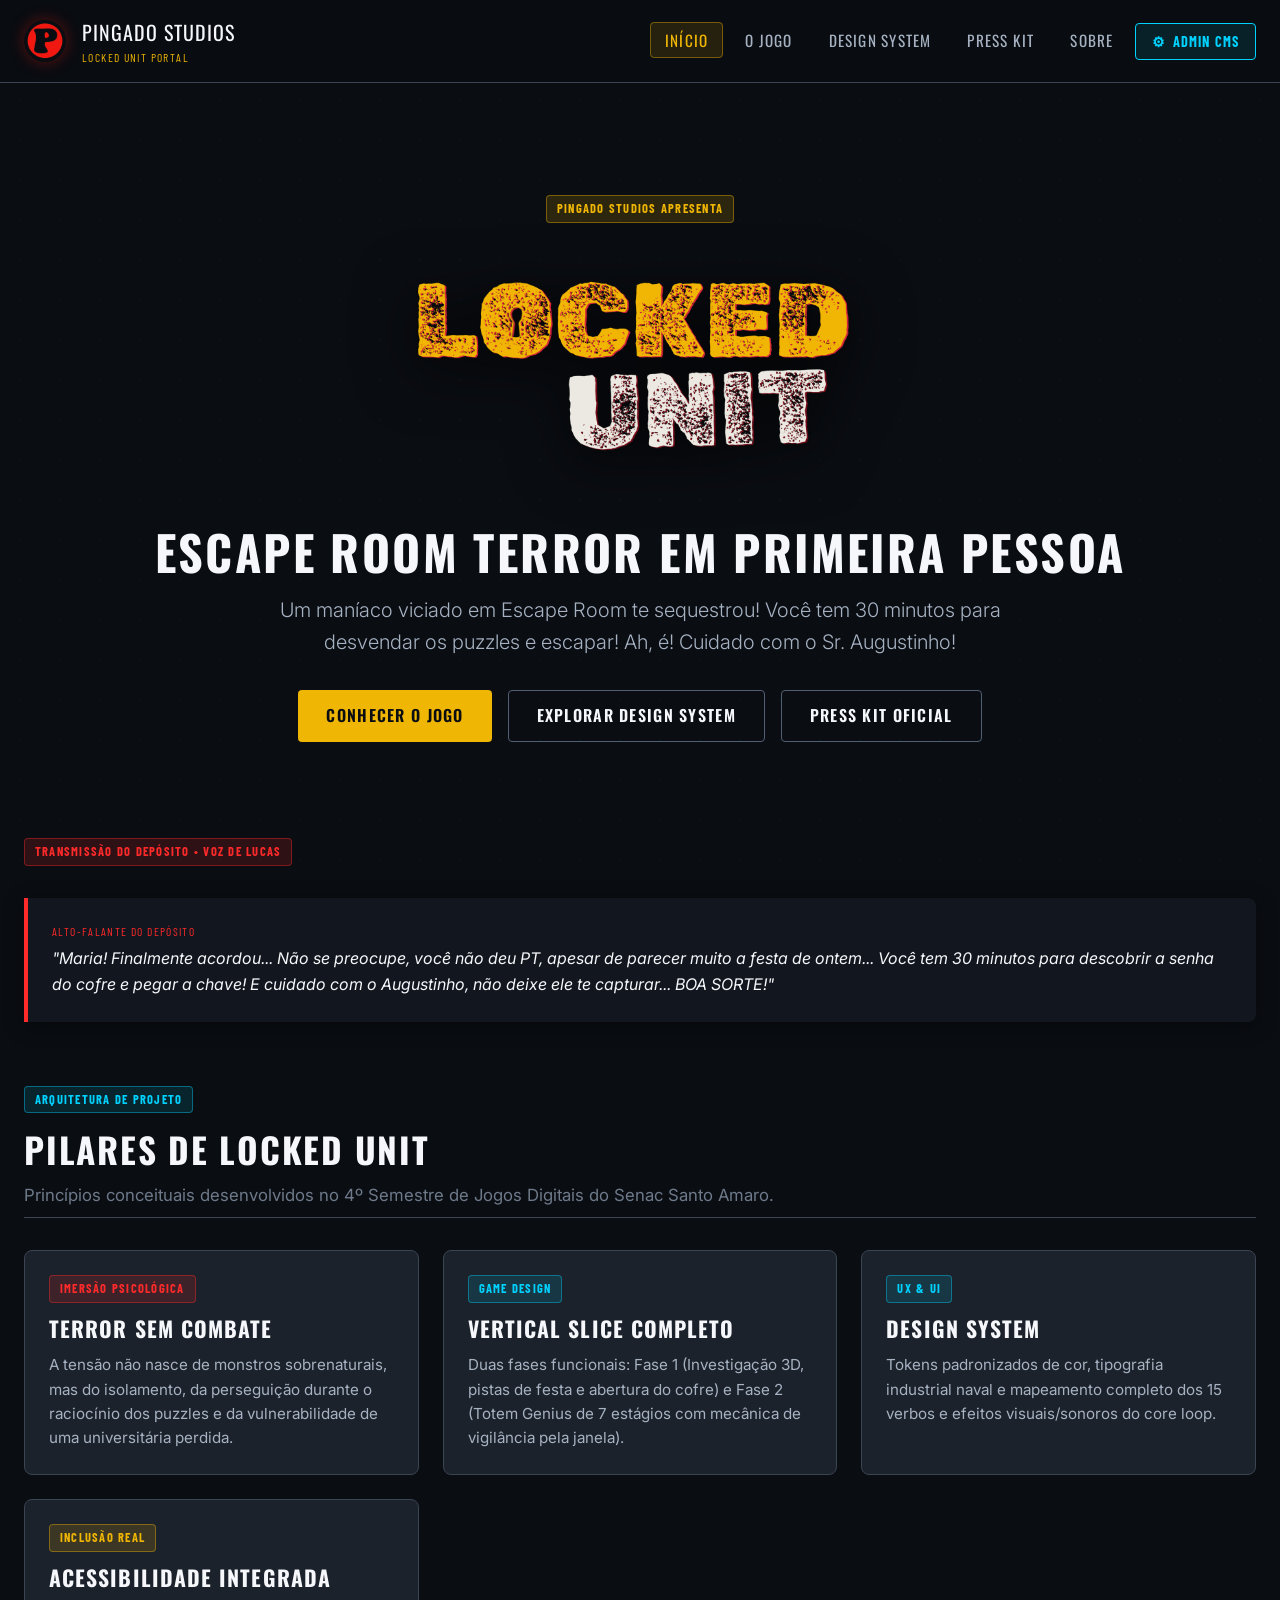
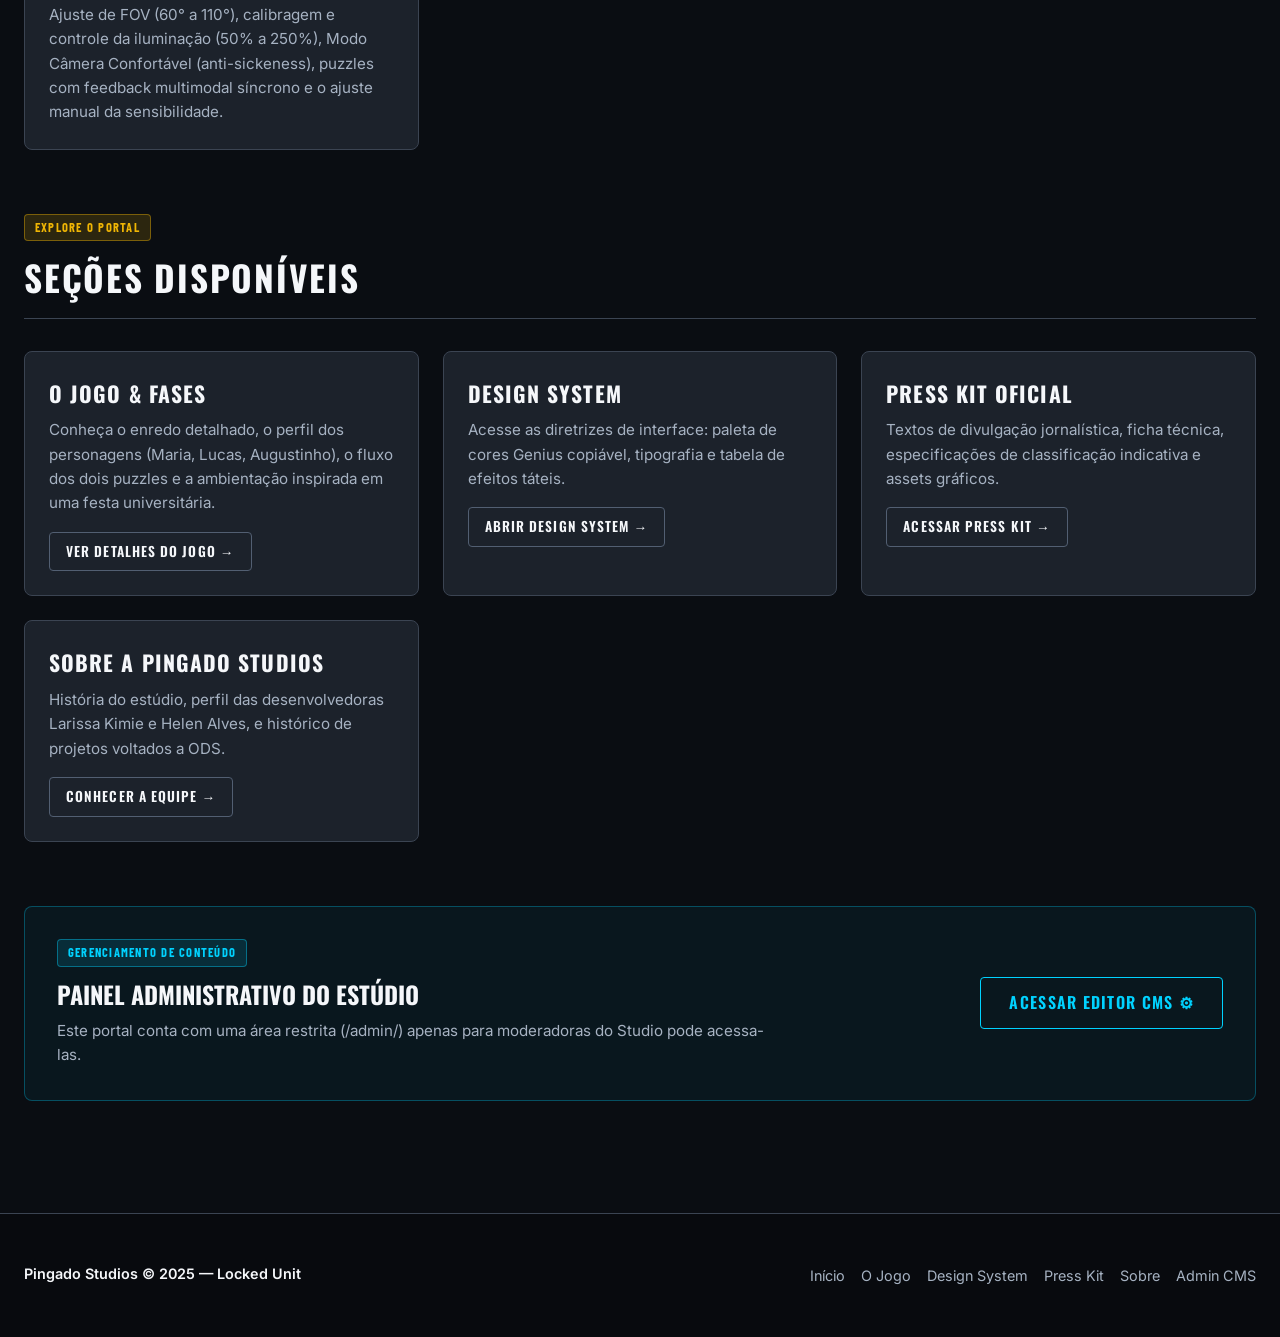
<file: index.html>
<!DOCTYPE html>
<html lang="pt-BR" data-lt-installed="true"><head>
  <meta charset="UTF-8">
  <meta name="viewport" content="width=device-width, initial-scale=1.0">
  <title>Locked Unit — Pingado Studios | Portal &amp; Design System</title>
  <meta name="description" content="Portal oficial de Locked Unit: jogo de Escape Room Horror em 1ª pessoa desenvolvido pela Pingado Studios no Senac Santo Amaro. Conheça o Design System, Mídia Kit e documentos de produção.">
  <link rel="icon" type="image/png" href="assets/img/logo-pingado.png">
  <link rel="stylesheet" href="assets/css/style.css">
<style></style><style></style></head>
<body>

  <!-- CABEÇALHO & NAVEGAÇÃO -->
  <header class="site-header">
    <div class="header-container">
      <a href="index.html" class="brand-link">
        <img src="assets/img/logo-pingado.png" alt="Logo Pingado Studios" class="brand-logo-img">
        <div class="brand-text-wrap">
          <span class="brand-name">Pingado Studios</span>
          <span class="brand-sub">Locked Unit Portal</span>
        </div>
      </a>

      <!-- Botão Hambúrguer Mobile -->
      <button class="nav-toggle-btn" aria-label="Abrir Menu">
        <span></span>
        <span></span>
        <span></span>
      </button>

      <nav>
        <ul class="nav-menu">
          <li><a href="index.html" class="nav-link active">Início</a></li>
          <li><a href="locked-unit.html" class="nav-link">O Jogo</a></li>
          <li><a href="design-system.html" class="nav-link">Design System</a></li>
          <li><a href="press-kit.html" class="nav-link">Press Kit</a></li>
          <li><a href="sobre.html" class="nav-link">Sobre</a></li>
          <li><a href="admin/" class="nav-admin-btn"><span>⚙</span> Admin CMS</a></li>
        </ul>
      </nav>
    </div>
  </header>

  <!-- CONTEÚDO PRINCIPAL -->
  <main class="main-wrapper">

    <!-- HERO SECTION -->
    <section class="hero-section">
      <div class="voice-badge voice-estudio">Pingado Studios Apresenta</div>
      <img src="assets/img/logo-locked-unit.png" alt="Locked Unit Logo" class="hero-logo-img">
      <h1 class="hero-title">ESCAPE ROOM Terror EM PRIMEIRA PESSOA</h1>
      <p class="hero-tagline">Um maníaco viciado em Escape Room te sequestrou! Você tem 30 minutos para desvendar os puzzles e escapar! Ah, é! Cuidado com o Sr. Augustinho!</p>

      <div class="hero-actions">
        <a href="locked-unit.html" class="btn btn-primary">Conhecer o Jogo</a>
        <a href="design-system.html" class="btn btn-outline">Explorar Design System</a>
        <a href="press-kit.html" class="btn btn-outline">Press Kit Oficial</a>
      </div>
    </section>

    <!-- PRÉVIA DA ATMOSFERA & VOZ DO JOGO -->
    <section style="margin: var(--space-6) 0;" class="">
      <div class="voice-badge voice-interfone">Transmissão do Depósito • Voz de Lucas</div>
      <div class="interfone-quote">"Maria! Finalmente acordou... Não se preocupe, você não deu PT, apesar de parecer muito a festa de ontem... Você tem 30 minutos para descobrir a senha do cofre e pegar a chave! E cuidado com o Augustinho, não deixe ele te capturar... BOA SORTE!"</div>
    </section>

    <!-- PILARES DO PROJETO -->
    <section style="margin: var(--space-7) 0;" class="">
      <div class="section-header">
        <div class="voice-badge voice-manual">Arquitetura de Projeto</div>
        <h2 class="section-title">Pilares de Locked Unit</h2>
        <p class="section-desc">Princípios conceituais desenvolvidos no 4º Semestre de Jogos Digitais do Senac Santo Amaro.</p>
      </div>

      <div class="cards-grid">
        <div class="card">
          <div class="voice-badge voice-interfone">Imersão Psicológica</div>
          <h3 class="card-title">Terror Sem Combate</h3>
          <p style="color: var(--color-text-medium); font-size: 0.95rem;" class="">A tensão não nasce de monstros sobrenaturais, mas do isolamento, da perseguição durante o raciocínio dos puzzles e da vulnerabilidade de uma universitária perdida.</p>
        </div>

        <div class="card">
          <div class="voice-badge voice-manual">Game Design</div>
          <h3 class="card-title">Vertical Slice Completo</h3>
          <p style="color: var(--color-text-medium); font-size: 0.95rem;" class="">Duas fases funcionais: Fase 1 (Investigação 3D, pistas de festa e abertura do cofre) e Fase 2 (Totem Genius de 7 estágios com mecânica de vigilância pela janela).</p>
        </div>

        <div class="card">
          <div class="voice-badge voice-manual">UX &amp; UI</div>
          <h3 class="card-title">DESIGN SYSTEM </h3>
          <p style="color: var(--color-text-medium); font-size: 0.95rem;" class="">
            Tokens padronizados de cor, tipografia industrial naval e mapeamento completo dos 15 verbos e efeitos visuais/sonoros do core loop.
          </p>
        </div>

        <div class="card">
          <div class="voice-badge voice-estudio">Inclusão Real</div>
          <h3 class="card-title">Acessibilidade Integrada</h3>
          <p style="color: var(--color-text-medium); font-size: 0.95rem;" class="">Ajuste de FOV (60° a 110°), calibragem e controle da iluminação (50% a 250%), Modo Câmera Confortável (anti-sickeness), puzzles com feedback multimodal síncrono e o ajuste manual da sensibilidade.</p>
        </div>
      </div>
    </section>

    <!-- NAVEGAÇÃO DO PORTAL -->
    <section style="margin: var(--space-7) 0;" class="">
      <div class="section-header">
        <div class="voice-badge voice-estudio">Explore o Portal</div>
        <h2 class="section-title">Seções Disponíveis</h2>
        <p class="section-desc"></p>
      </div>

      <div class="cards-grid">
        <div class="card">
          <h3 class="card-title">O Jogo &amp; Fases</h3>
          <p style="color: var(--color-text-medium); font-size: 0.95rem; margin-bottom: var(--space-3);" class="">Conheça o enredo detalhado, o perfil dos personagens (Maria, Lucas, Augustinho), o fluxo dos dois puzzles e a ambientação inspirada em uma festa universitária.</p>
          <a href="locked-unit.html" class="btn btn-outline" style="padding: 8px 16px; font-size: 0.85rem;">Ver Detalhes do Jogo →</a>
        </div>

        <div class="card">
          <h3 class="card-title">Design System</h3>
          <p style="color: var(--color-text-medium); font-size: 0.95rem; margin-bottom: var(--space-3);" class="">Acesse as diretrizes de interface: paleta de cores Genius copiável, tipografia e tabela de efeitos táteis.</p>
          <a href="design-system.html" class="btn btn-outline" style="padding: 8px 16px; font-size: 0.85rem;">Abrir Design System →</a>
        </div>

        <div class="card">
          <h3 class="card-title">Press Kit Oficial</h3>
          <p style="color: var(--color-text-medium); font-size: 0.95rem; margin-bottom: var(--space-3);" class="">Textos de divulgação jornalística, ficha técnica, especificações de classificação indicativa e assets gráficos.</p>
          <a href="press-kit.html" class="btn btn-outline" style="padding: 8px 16px; font-size: 0.85rem;">Acessar Press Kit →</a>
        </div>

        <div class="card">
          <h3 class="card-title">Sobre a Pingado Studios</h3>
          <p style="color: var(--color-text-medium); font-size: 0.95rem; margin-bottom: var(--space-3);" class="">História do estúdio, perfil das desenvolvedoras Larissa Kimie e Helen Alves, e histórico de projetos voltados a ODS.</p>
          <a href="sobre.html" class="btn btn-outline" style="padding: 8px 16px; font-size: 0.85rem;">Conhecer a Equipe →</a>
        </div>
      </div>
    </section>

    <!-- BANNER DE ADMINISTRAÇÃO CMS -->
    <section style="background: rgba(0, 210, 255, 0.05); border: 1px solid rgba(0, 210, 255, 0.3); border-radius: var(--radius-md); padding: var(--space-5); margin: var(--space-7) 0;" class="">
      <div style="display: flex; justify-content: space-between; align-items: center; flex-wrap: wrap; gap: var(--space-3);" class="">
        <div class="">
          <div class="voice-badge voice-manual">Gerenciamento de Conteúdo</div>
          <h3 style="font-family: var(--font-heading); font-size: 1.5rem; text-transform: uppercase; color: var(--color-text-high);" class="">
            Painel Administrativo do Estúdio
          </h3>
          <p style="color: var(--color-text-medium); max-width: 720px; font-size: 0.95rem; margin-top: 6px;" class="">Este portal conta com uma área restrita (/admin/) apenas para moderadoras do Studio pode acessa-las.</p>
        </div>
        <a href="admin/" class="btn btn-outline" style="border-color: var(--color-primary-cyan); color: var(--color-primary-cyan);">
          Acessar Editor CMS ⚙
        </a>
      </div>
    </section>

  </main>

  <!-- RODAPÉ -->
  <footer class="site-footer">
    <div class="footer-container">
      <div class="">
        <p style="color: var(--color-text-high); font-weight: 600;" class="">Pingado Studios © 2025 — Locked Unit</p>
        <p style="font-size: 0.8rem; margin-top: 4px;" class=""></p>
        <p style="font-size: 0.8rem; color: var(--color-text-muted);" class=""></p>
      </div>

      <ul class="footer-links">
        <li><a href="index.html" class="">Início</a></li>
        <li class=""><a href="locked-unit.html" class="">O Jogo</a></li>
        <li><a href="design-system.html">Design System</a></li>
        <li><a href="press-kit.html">Press Kit</a></li>
        <li class=""><a href="sobre.html" class="">Sobre</a></li>
        <li class=""><a href="admin/" class="">Admin CMS</a></li>
      </ul>
    </div>
  </footer>

  <script src="assets/js/app.js"></script>

</body></html>
</file>
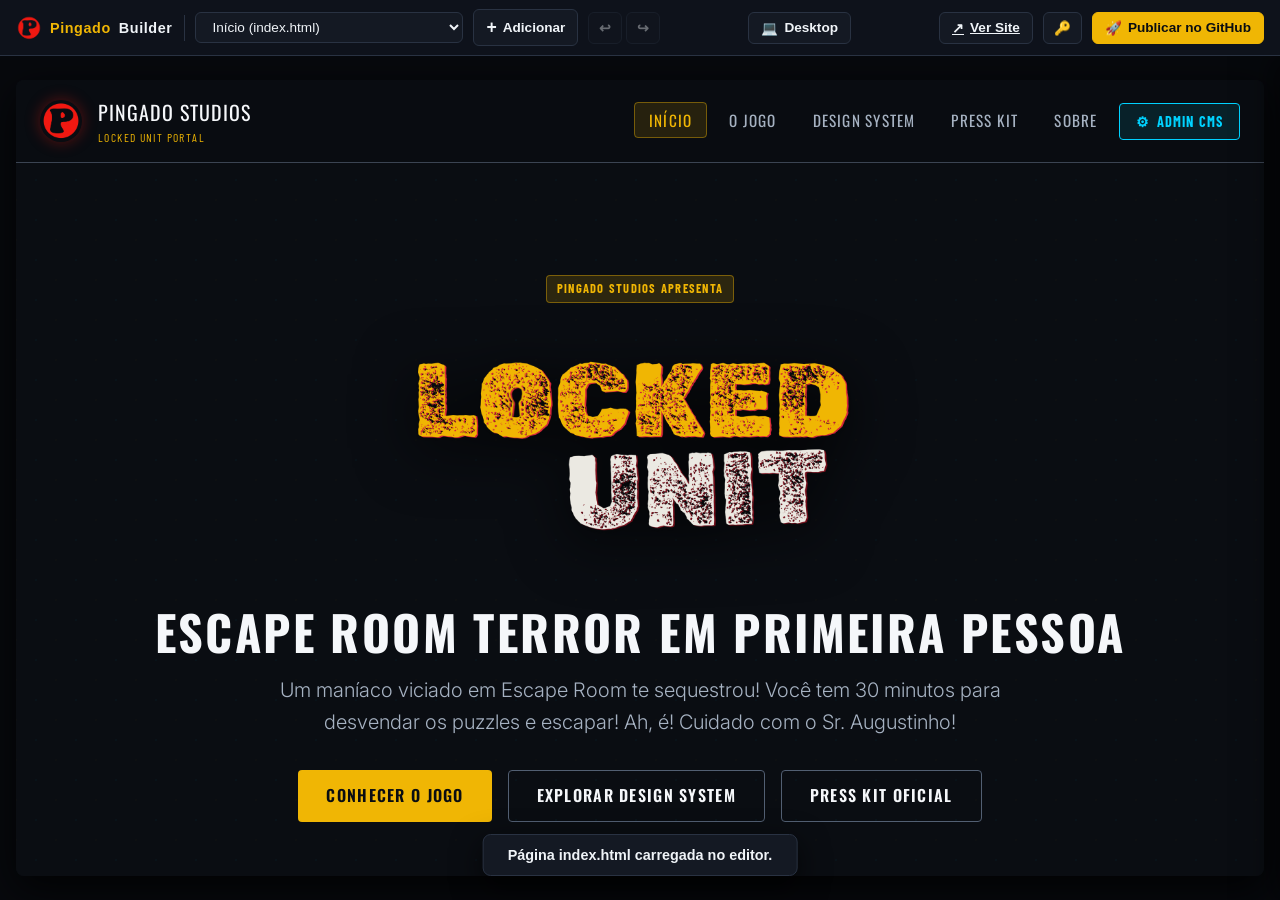
<file: admin/index.html>
<!DOCTYPE html>
<html lang="pt-BR">
<head>
  <meta charset="utf-8" />
  <meta name="viewport" content="width=device-width, initial-scale=1.0" />
  <meta name="robots" content="noindex, nofollow" />
  <title>Visual Site Builder | Pingado Studios (Admin)</title>
  <link rel="icon" type="image/png" href="../assets/img/logo-pingado.png" />
  <link rel="stylesheet" href="builder.css" />
</head>
<body>

  <!-- BARRA DE FERRAMENTAS SUPERIOR (ESTILO CARRD) -->
  <header class="builder-topbar">
    <div class="topbar-group">
      <div class="brand-badge">
        <img src="../assets/img/logo-pingado.png" alt="Logo" />
        <span>Pingado</span> Builder
      </div>

      <!-- Seletor de Página -->
      <select id="pageSelector" class="page-selector" title="Selecionar página para editar">
        <option value="index.html">Início (index.html)</option>
        <option value="locked-unit.html">O Jogo (locked-unit.html)</option>
        <option value="design-system.html">Design System (design-system.html)</option>
        <option value="press-kit.html">Press Kit (press-kit.html)</option>
        <option value="sobre.html">Sobre o Estúdio (sobre.html)</option>
      </select>

      <!-- Botão Adicionar Elemento (+) -->
      <button id="addBtn" class="tool-btn" title="Adicionar novo elemento (Carrd Element Panel)">
        <span style="font-size: 1.1rem; font-weight: 700;">+</span> Adicionar
      </button>

      <!-- Desfazer / Refazer -->
      <div style="display: flex; gap: 4px;">
        <button id="undoBtn" class="tool-btn tool-icon-btn" title="Desfazer (Ctrl+Z)" disabled>↩</button>
        <button id="redoBtn" class="tool-btn tool-icon-btn" title="Refazer (Ctrl+Y)" disabled>↪</button>
      </div>
    </div>

    <!-- Controles Centrais / Visualização -->
    <div class="topbar-group">
      <button id="viewToggle" class="tool-btn" title="Alternar entre Desktop e Simulação Celular">
        <span>💻</span> Desktop
      </button>
    </div>

    <!-- Ações Finais (Configuração e Publicação) -->
    <div class="topbar-group">
      <a href="../" target="_blank" class="tool-btn" title="Visualizar site ao vivo em nova aba">
        <span>↗</span> Ver Site
      </a>

      <button id="tokenBtn" class="tool-btn tool-icon-btn" title="Configurar Token do GitHub">
        <span>🔑</span>
      </button>

      <button id="publishBtn" class="tool-btn btn-publish" title="Salvar e publicar alterações diretamente no repositório GitHub">
        <span>🚀</span> Publicar no GitHub
      </button>
    </div>
  </header>

  <!-- WORKSPACE & CANVAS CENTRAL -->
  <main class="builder-workspace">
    <div class="canvas-container">
      <div class="canvas-frame-wrap">
        <iframe id="siteIframe" class="site-iframe" title="Visualizador do Site"></iframe>
      </div>
    </div>

    <!-- GAVETA LATERAL DE PROPRIEDADES (SLIDE-IN DRAWER ESTILO CARRD / BOTTOM SHEET NO MOBILE) -->
    <aside id="propertiesDrawer" class="properties-drawer">
      <div class="drawer-drag-handle"></div>
      <div class="drawer-header">
        <div class="drawer-title-group">
          <span id="drawerElementTag" class="drawer-element-tag">ELEMENTO</span>
          <span id="drawerElementLabel" class="drawer-element-label">Propriedades</span>
        </div>
        <button id="drawerCloseBtn" class="drawer-close-btn" title="Fechar painel (Esc)">✕</button>
      </div>

      <!-- Abas Carrd -->
      <div class="drawer-tabs">
        <div class="drawer-tab active" data-tab="tabContent">Conteúdo</div>
        <div class="drawer-tab" data-tab="tabAppearance">Aparência</div>
        <div class="drawer-tab" data-tab="tabSettings">Configurações</div>
      </div>

      <!-- Conteúdo das Abas -->
      <div class="drawer-content">

        <!-- ABA 1: CONTEÚDO -->
        <div id="tabContent" class="tab-pane active">
          <div class="form-field">
            <label class="form-label" for="fieldContentText">Texto / Conteúdo</label>
            <textarea id="fieldContentText" class="form-textarea" placeholder="Edite o texto aqui..."></textarea>
          </div>

          <div id="fieldUrlWrap" class="form-field" style="display: none;">
            <label class="form-label" for="fieldContentUrl">Link (Href) / Caminho da Imagem (Src)</label>
            <input type="text" id="fieldContentUrl" class="form-input" placeholder="https://... ou assets/img/..." />
            
            <!-- Upload direto de imagem ou GIF local do computador -->
            <div id="imageUploadControls" style="margin-top: 10px; display: none;">
              <label class="form-label" style="display: flex; align-items: center; justify-content: space-between; margin-bottom: 6px;">
                <span>📁 Escolher Arquivo do PC</span>
                <span style="font-size: 0.72rem; color: var(--builder-accent);">GIF, PNG, JPG, WEBP</span>
              </label>
              <input type="file" id="fieldImageFile" accept="image/*,.gif" style="display: none;" />
              <button type="button" class="tool-btn" id="btnTriggerImageUpload" style="width: 100%; justify-content: center; gap: 8px; border-color: rgba(0, 210, 255, 0.4); color: var(--builder-accent); padding: 9px 12px; font-weight: 600; background: rgba(0, 210, 255, 0.08);">
                <span>📷 Escolher GIF / Imagem do seu Dispositivo</span>
              </button>
              <div id="uploadFileInfo" style="display: none; margin-top: 8px; padding: 8px 10px; background: rgba(0, 210, 255, 0.1); border-radius: 6px; font-size: 0.76rem; color: var(--builder-text); border: 1px solid rgba(0, 210, 255, 0.25); word-break: break-all;"></div>
            </div>
          </div>

          <div class="form-field">
            <label class="form-label">Estilo de Voz Semântica</label>
            <p style="font-size: 0.75rem; color: var(--builder-text-muted); margin-bottom: 8px;">
              Clique para injetar uma das vozes oficiais no elemento:
            </p>
            <div style="display: grid; grid-template-columns: 1fr 1fr; gap: 6px;">
              <button type="button" class="tool-btn" style="font-size: 0.75rem; border-color: rgba(255,42,42,0.4); color: #ff6666;" onclick="document.getElementById('fieldContentText').value = '&quot;Maria! O tempo está acabando...&quot;'; document.getElementById('fieldContentText').dispatchEvent(new Event('input'));">
                🔴 Voz Interfone
              </button>
              <button type="button" class="tool-btn" style="font-size: 0.75rem; border-color: rgba(0,210,255,0.4); color: #00d2ff;" onclick="document.getElementById('fieldContentText').value = 'Especificação técnica de interface e UX.'; document.getElementById('fieldContentText').dispatchEvent(new Event('input'));">
                🔵 Voz Manual
              </button>
              <button type="button" class="tool-btn" style="font-size: 0.75rem; border-color: rgba(240,182,4,0.4); color: #f0b604;" onclick="document.getElementById('fieldContentText').value = 'Pingado Studios: jogos com identidade brasileira.'; document.getElementById('fieldContentText').dispatchEvent(new Event('input'));">
                🟡 Voz Estúdio
              </button>
              <button type="button" class="tool-btn" style="font-size: 0.75rem; border-color: rgba(160,32,240,0.4); color: #d17bff;" onclick="document.getElementById('fieldContentText').value = 'Locked Unit é um escape room em primeira pessoa.'; document.getElementById('fieldContentText').dispatchEvent(new Event('input'));">
                🟣 Voz Imprensa
              </button>
            </div>
          </div>
        </div>

        <!-- ABA 2: APARÊNCIA -->
        <div id="tabAppearance" class="tab-pane">
          <div class="form-field">
            <label class="form-label" for="fieldAppearanceFont">Família Tipográfica</label>
            <select id="fieldAppearanceFont" class="form-select">
              <option value="'Inter', sans-serif">Inter (Corpo de Texto / Legendas)</option>
              <option value="'Oswald', sans-serif">Oswald (Títulos / Menus / Cofre)</option>
              <option value="'Barlow Condensed', sans-serif">Barlow Condensed (Cronômetro HUD)</option>
              <option value="'Rubik Dirt', cursive">Rubik Dirt (Logo Locked Unit)</option>
              <option value="'Kalam', cursive">Kalam (Bilhetes Manuscritos)</option>
              <option value="'JetBrains Mono', monospace">JetBrains Mono (Código / Teclas)</option>
            </select>
          </div>

          <div class="form-field">
            <label class="form-label" for="fieldAppearanceFontSize">Tamanho da Fonte (px)</label>
            <input type="number" id="fieldAppearanceFontSize" class="form-input" min="10" max="140" value="16" />
          </div>

          <div class="form-field">
            <label class="form-label">Alinhamento do Texto</label>
            <div style="display: flex; gap: 4px;">
              <button type="button" class="tool-btn" data-align="left" style="flex: 1; justify-content: center;">Esquerda</button>
              <button type="button" class="tool-btn" data-align="center" style="flex: 1; justify-content: center;">Centro</button>
              <button type="button" class="tool-btn" data-align="right" style="flex: 1; justify-content: center;">Direita</button>
            </div>
          </div>

          <div class="form-field">
            <label class="form-label">Paleta de Cores & Tokens Rápidos</label>
            <p style="font-size: 0.75rem; color: var(--builder-text-muted); margin-bottom: 6px;">
              Clique em um token para aplicar ao elemento selecionado:
            </p>
            <div id="colorChipsContainer" class="color-picker-chips">
              <!-- Gerado dinamicamente via builder.js -->
            </div>
          </div>
        </div>

        <!-- ABA 3: CONFIGURAÇÕES -->
        <div id="tabSettings" class="tab-pane">
          <div class="form-field">
            <label class="form-label" for="fieldSettingsId">ID do Elemento</label>
            <input type="text" id="fieldSettingsId" class="form-input" placeholder="ex: snippet-pitch, secao-marca" />
          </div>

          <div class="form-field">
            <label class="form-label" for="fieldSettingsClass">Classes CSS</label>
            <input type="text" id="fieldSettingsClass" class="form-input" placeholder="ex: card, btn btn-primary" />
          </div>

          <div class="form-field">
            <label class="form-label" for="fieldSettingsDataCopy">Atributo data-copy (Botões de Cópia)</label>
            <input type="text" id="fieldSettingsDataCopy" class="form-input" placeholder="Texto que será copiado no clique" />
          </div>
        </div>

      </div>

      <!-- Rodapé da Gaveta -->
      <div class="drawer-footer">
        <button id="btnMoveUp" class="tool-btn" title="Mover para cima">▲ Subir</button>
        <button id="btnMoveDown" class="tool-btn" title="Mover para baixo">▼ Descer</button>
        <button id="btnDuplicate" class="tool-btn" title="Duplicar elemento">📋 Duplicar</button>
        <button id="btnDelete" class="tool-btn" style="color: var(--builder-alert); border-color: rgba(255,42,42,0.3);" title="Excluir elemento">🗑️</button>
      </div>
    </aside>
  </main>

  <!-- MODAL: ADICIONAR ELEMENTOS (+) ESTILO CARRD -->
  <div id="addModal" class="builder-modal-backdrop">
    <div class="builder-modal">
      <div class="modal-header">
        <h3 class="modal-title">Adicionar Novo Elemento</h3>
        <button class="drawer-close-btn modal-close-btn">✕</button>
      </div>
      <div class="modal-body">
        <div class="component-grid">
          <div class="component-card" data-add-component="text">
            <span class="component-icon">📄</span>
            <span class="component-name">Parágrafo</span>
            <span class="component-desc">Bloco de texto padrão para descrições e narrativas.</span>
          </div>

          <div class="component-card" data-add-component="heading">
            <span class="component-icon">🏷️</span>
            <span class="component-name">Título de Seção</span>
            <span class="component-desc">Cabeçalho com tipografia Oswald industrial.</span>
          </div>

          <div class="component-card" data-add-component="interfone">
            <span class="component-icon">📻</span>
            <span class="component-name">Citação Interfone</span>
            <span class="component-desc">Caixa com borda vermelha e voz diegética de Lucas.</span>
          </div>

          <div class="component-card" data-add-component="card">
            <span class="component-icon">🃏</span>
            <span class="component-name">Card de Informação</span>
            <span class="component-desc">Container modular com borda metálica e badge.</span>
          </div>

          <div class="component-card" data-add-component="swatch">
            <span class="component-icon">🎨</span>
            <span class="component-name">Token de Cor</span>
            <span class="component-desc">Card de cor com botão de cópia de HEX integrado.</span>
          </div>

          <div class="component-card" data-add-component="media">
            <span class="component-icon">📷</span>
            <span class="component-name">Espaço para Print</span>
            <span class="component-desc">Placeholder pontilhado para fotos e artes conceituais.</span>
          </div>

          <div class="component-card" data-add-component="button">
            <span class="component-icon">🔘</span>
            <span class="component-name">Botão de Ação</span>
            <span class="component-desc">Botão estilizado com links ou ações do usuário.</span>
          </div>
        </div>
      </div>
    </div>
  </div>

  <!-- MODAL: CONFIGURAÇÃO DE TOKEN DO GITHUB -->
  <div id="tokenModal" class="builder-modal-backdrop">
    <div class="builder-modal" style="max-width: 480px;">
      <div class="modal-header">
        <h3 class="modal-title">Configurar Token do GitHub</h3>
        <button class="drawer-close-btn modal-close-btn">✕</button>
      </div>
      <div class="modal-body">
        <p style="font-size: 0.88rem; color: var(--builder-text-muted); line-height: 1.5; margin-bottom: 14px;">
          Para que você e a Helen possam salvar alterações diretamente no repositório, é necessário um 
          <strong>Personal Access Token (classic)</strong> com a permissão <code style="color: var(--builder-accent);">repo</code> marcada.
        </p>

        <div style="background: rgba(0, 210, 255, 0.08); border: 1px solid rgba(0, 210, 255, 0.3); border-radius: 8px; padding: 12px; margin-bottom: 14px;">
          <p style="font-size: 0.82rem; color: var(--builder-text); margin-bottom: 8px;">
            ⚡ <strong>Atalho de 1 Clique:</strong> Abra o GitHub pelo link abaixo com a permissão <code>repo</code> já selecionada automaticamente:
          </p>
          <a href="https://github.com/settings/tokens/new?description=Pingado+Builder+Token&scopes=repo" target="_blank" class="tool-btn" style="width: 100%; justify-content: center; background: var(--builder-accent); color: #0a0d12; font-weight: 700; text-decoration: none;">
            ✨ Gerar Token com Permissão 'repo' no GitHub ↗
          </a>
        </div>

        <div class="form-field">
          <label class="form-label" for="githubTokenInput">Cole o Token Gerado (começa com ghp_...)</label>
          <input type="password" id="githubTokenInput" class="form-input" placeholder="ghp_xxxxxxxxxxxxxxxxxxxx" />
        </div>

        <p style="font-size: 0.78rem; color: var(--builder-text-muted); margin-bottom: 16px;">
          O token fica salvo apenas no navegador local (<code style="color: var(--builder-accent);">localStorage</code>).
        </p>

        <button id="btnSaveToken" class="tool-btn btn-publish" style="width: 100%; justify-content: center;">
          Salvar Token no Navegador
        </button>
      </div>
    </div>
  </div>

  <script src="builder.js"></script>
</body>
</html>
</file>
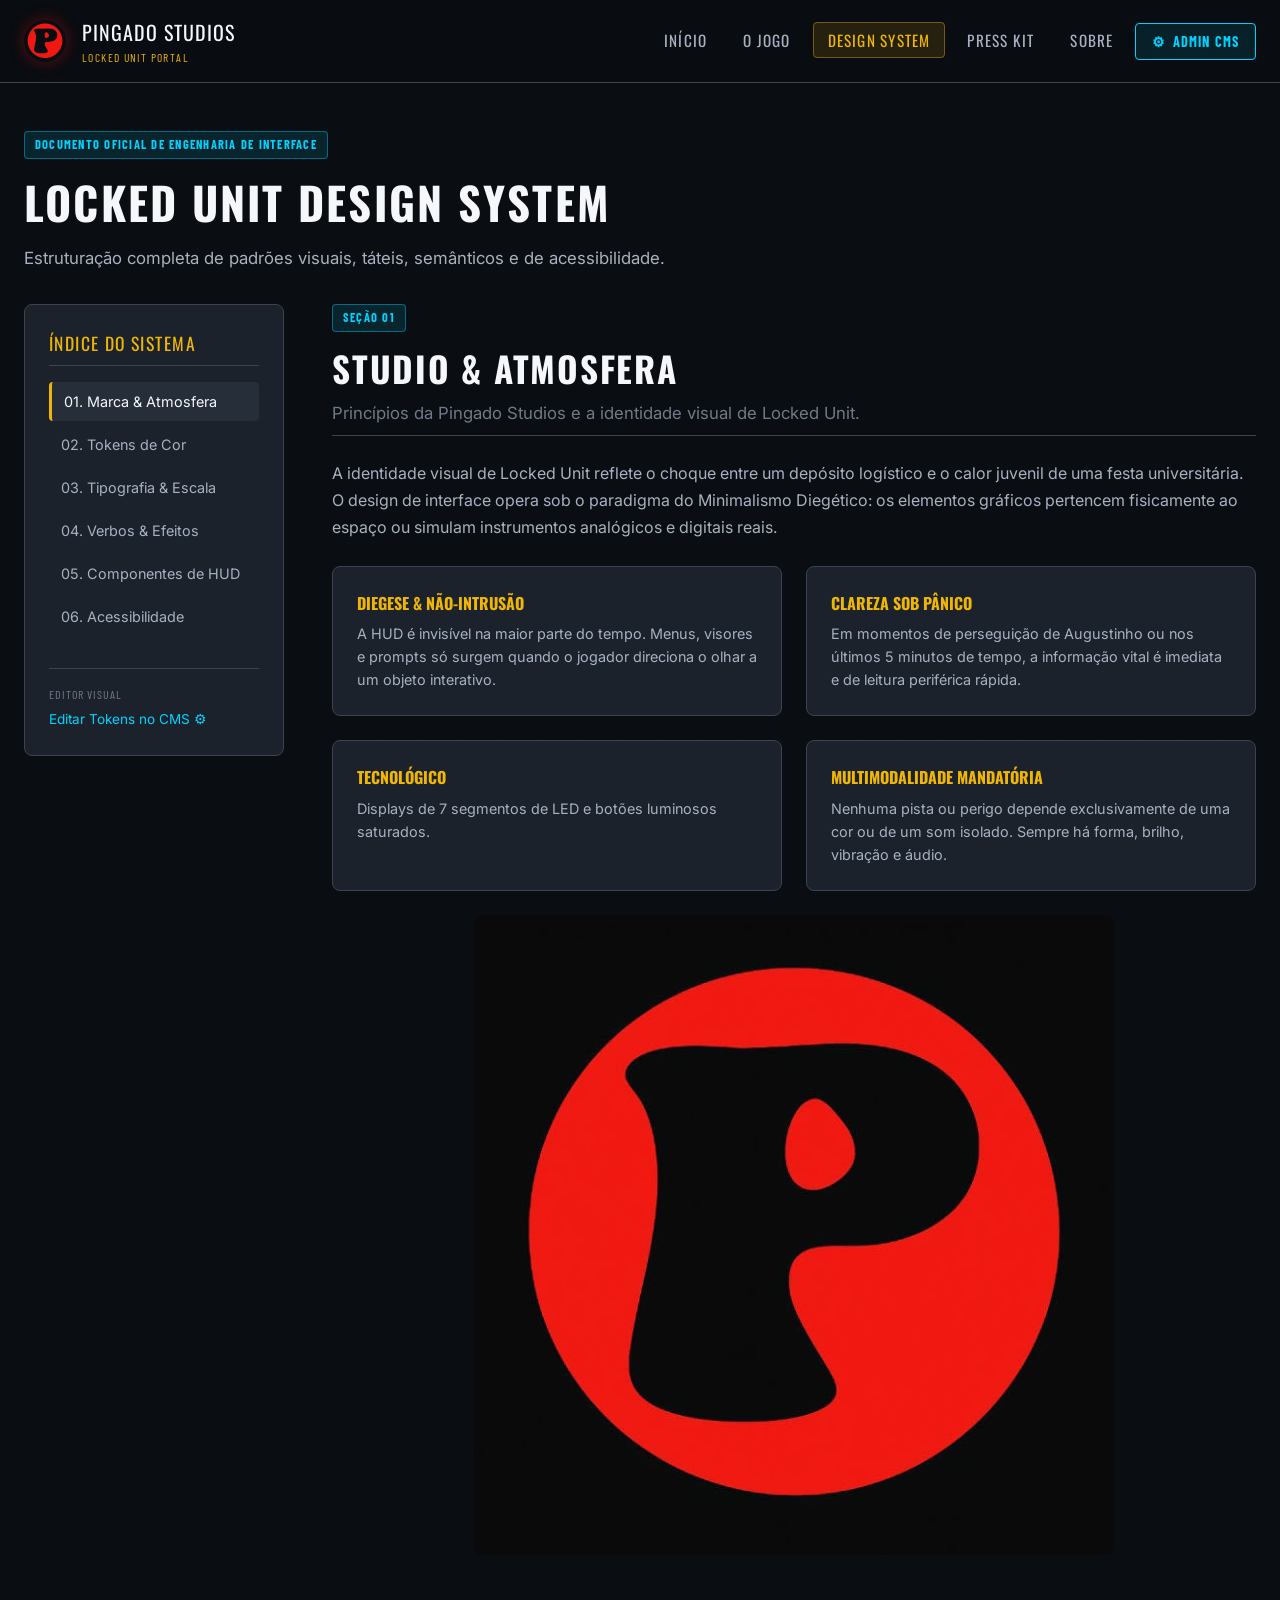
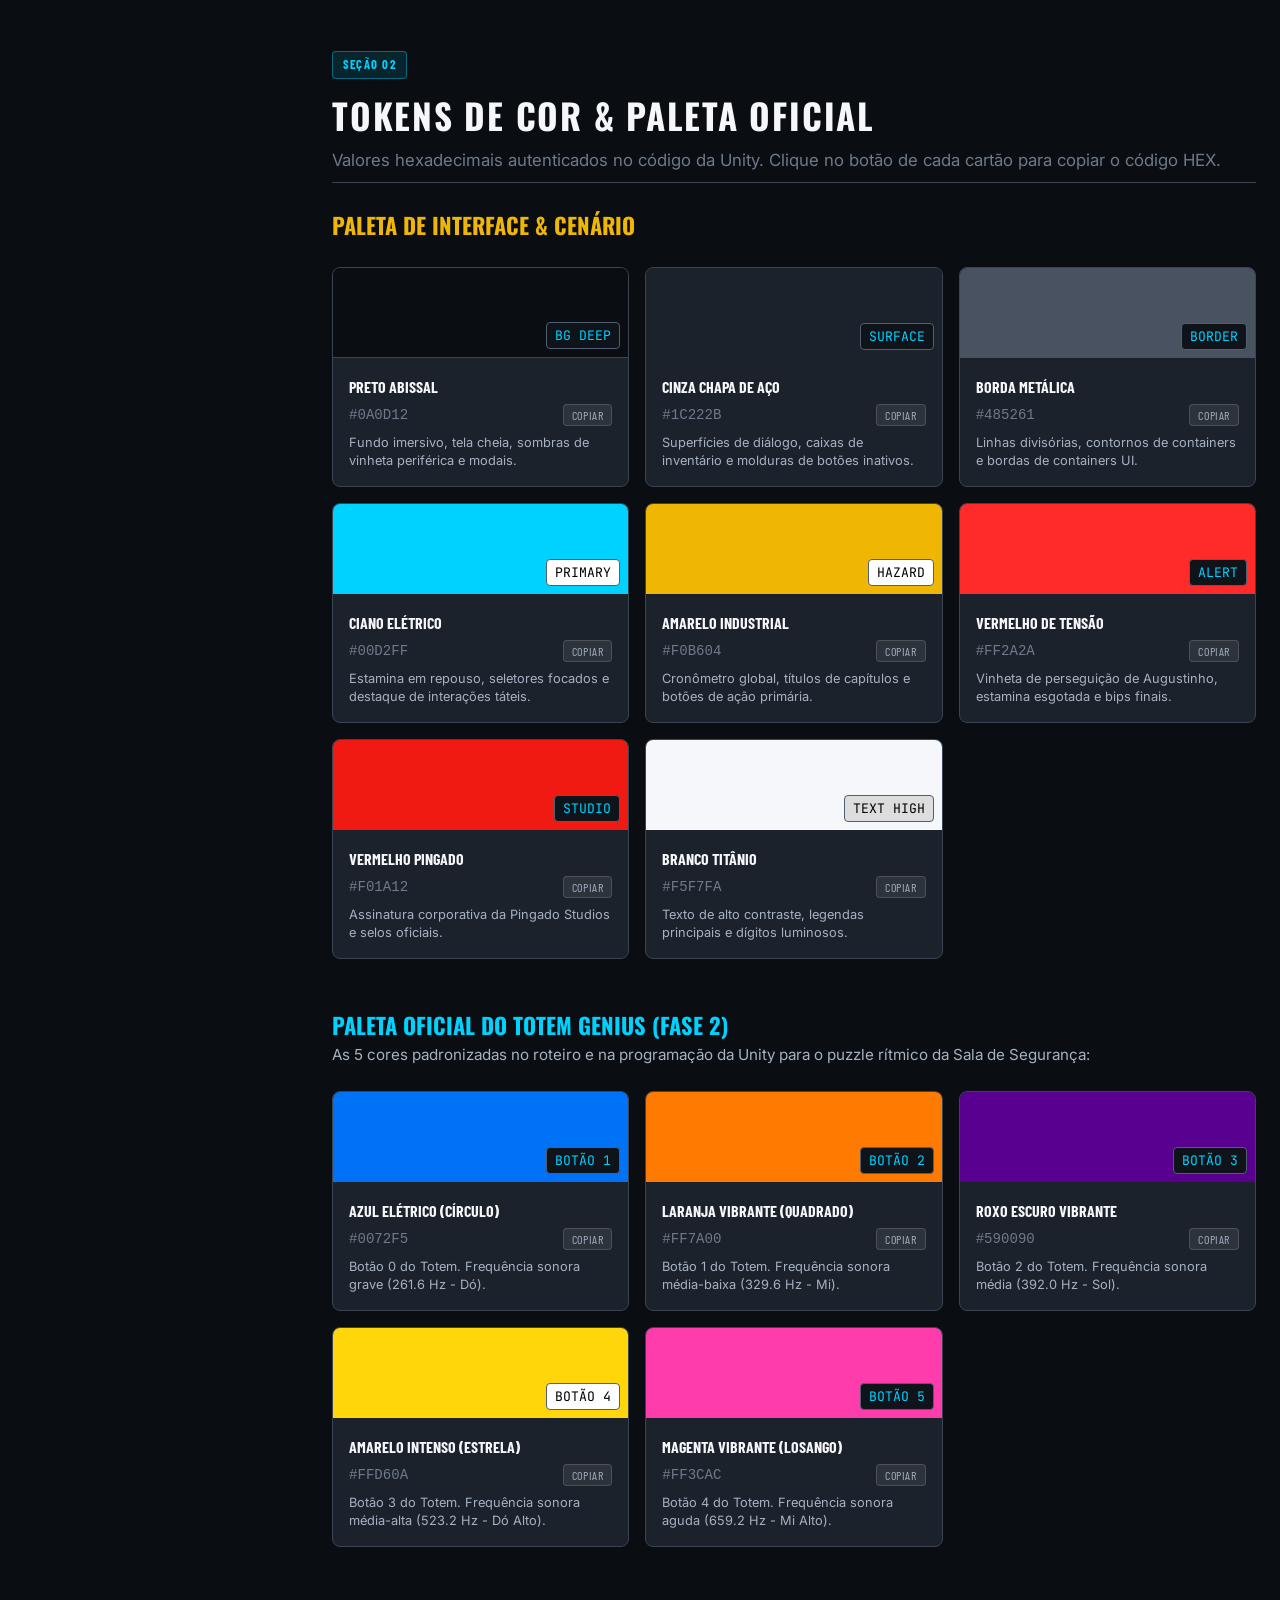
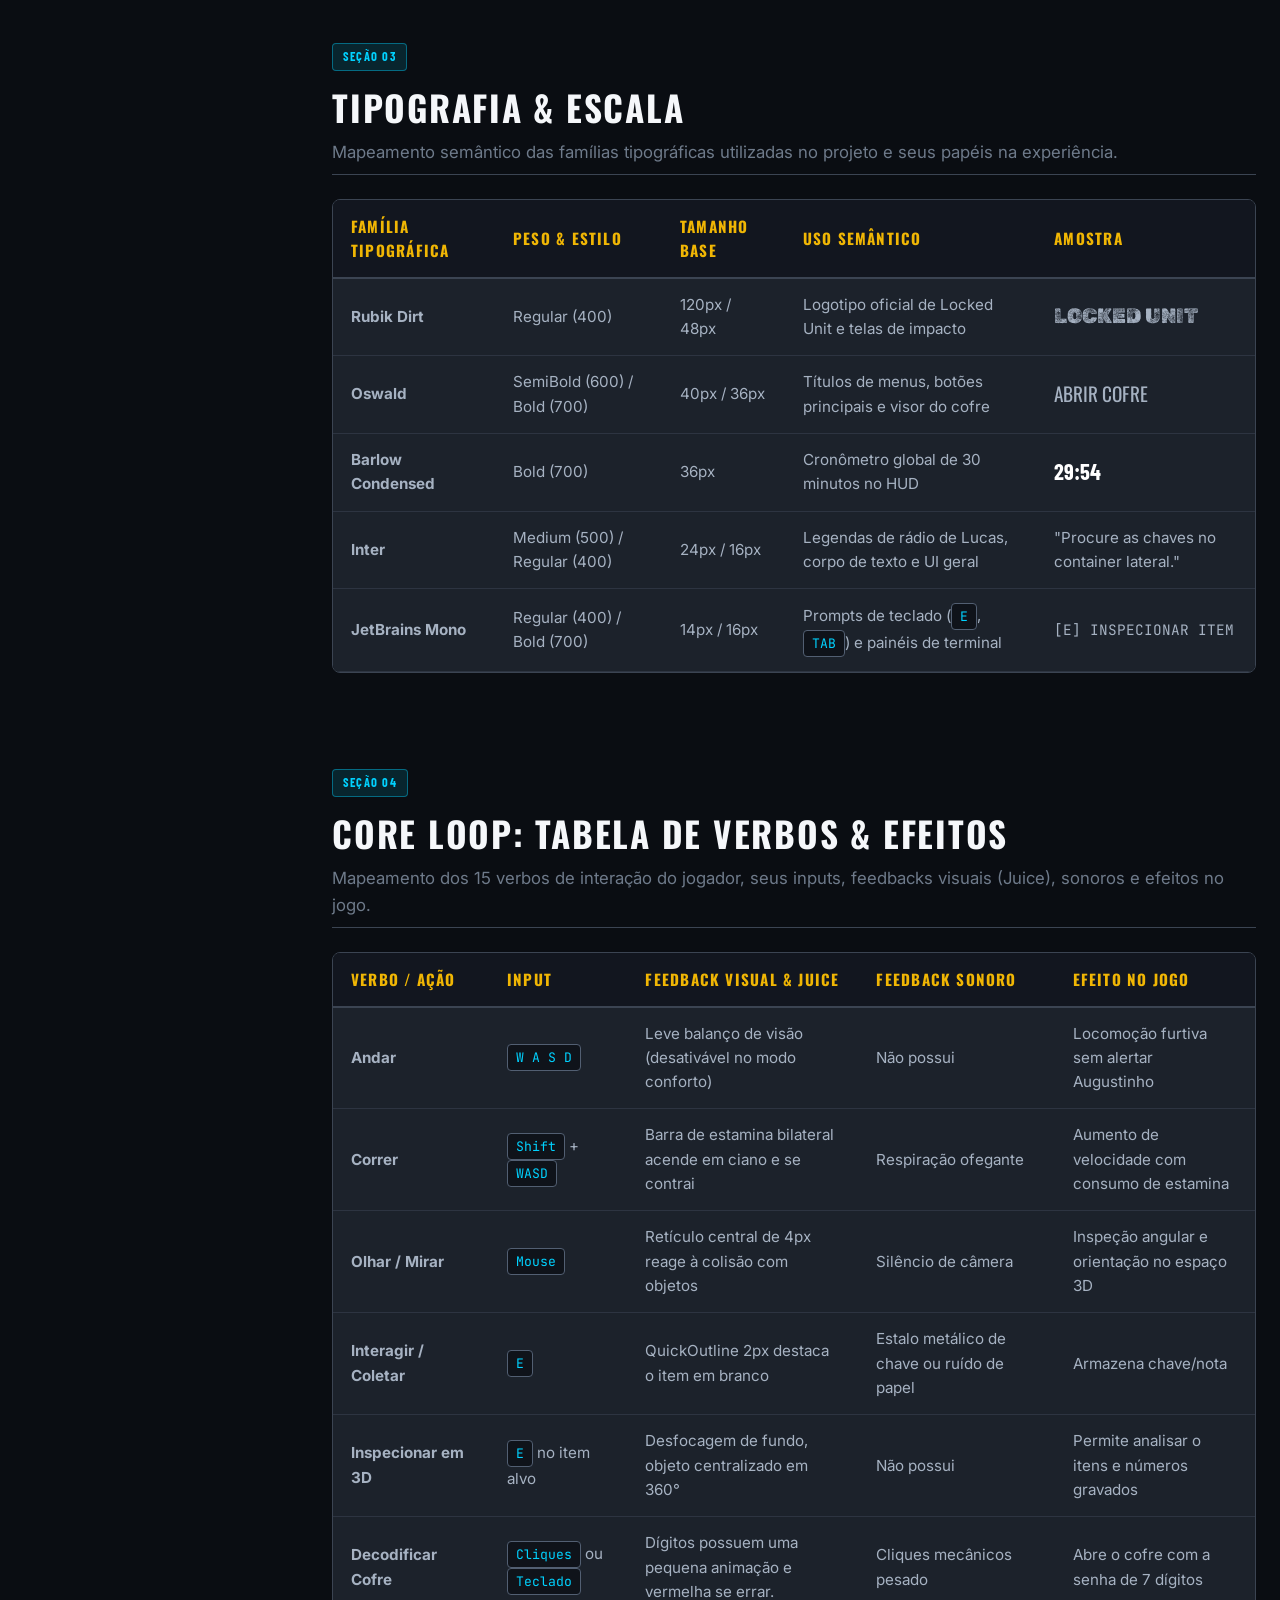
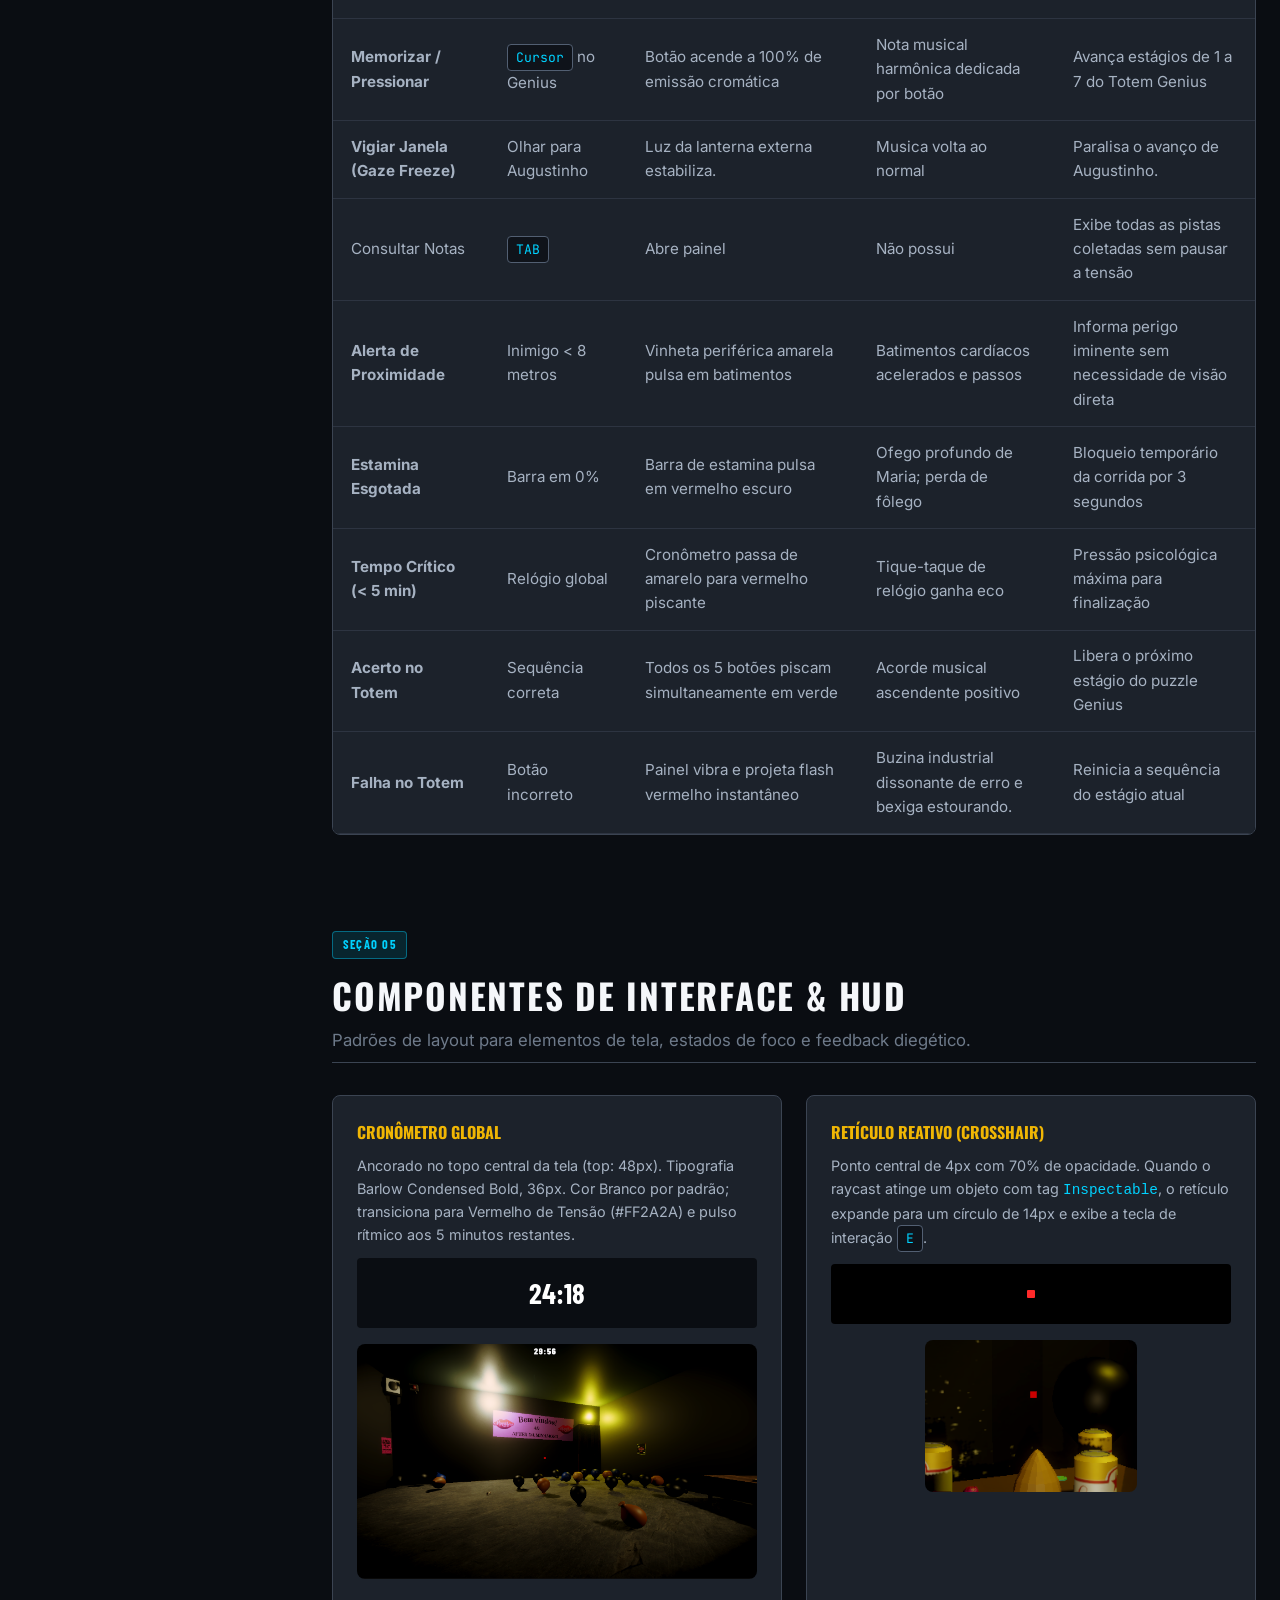
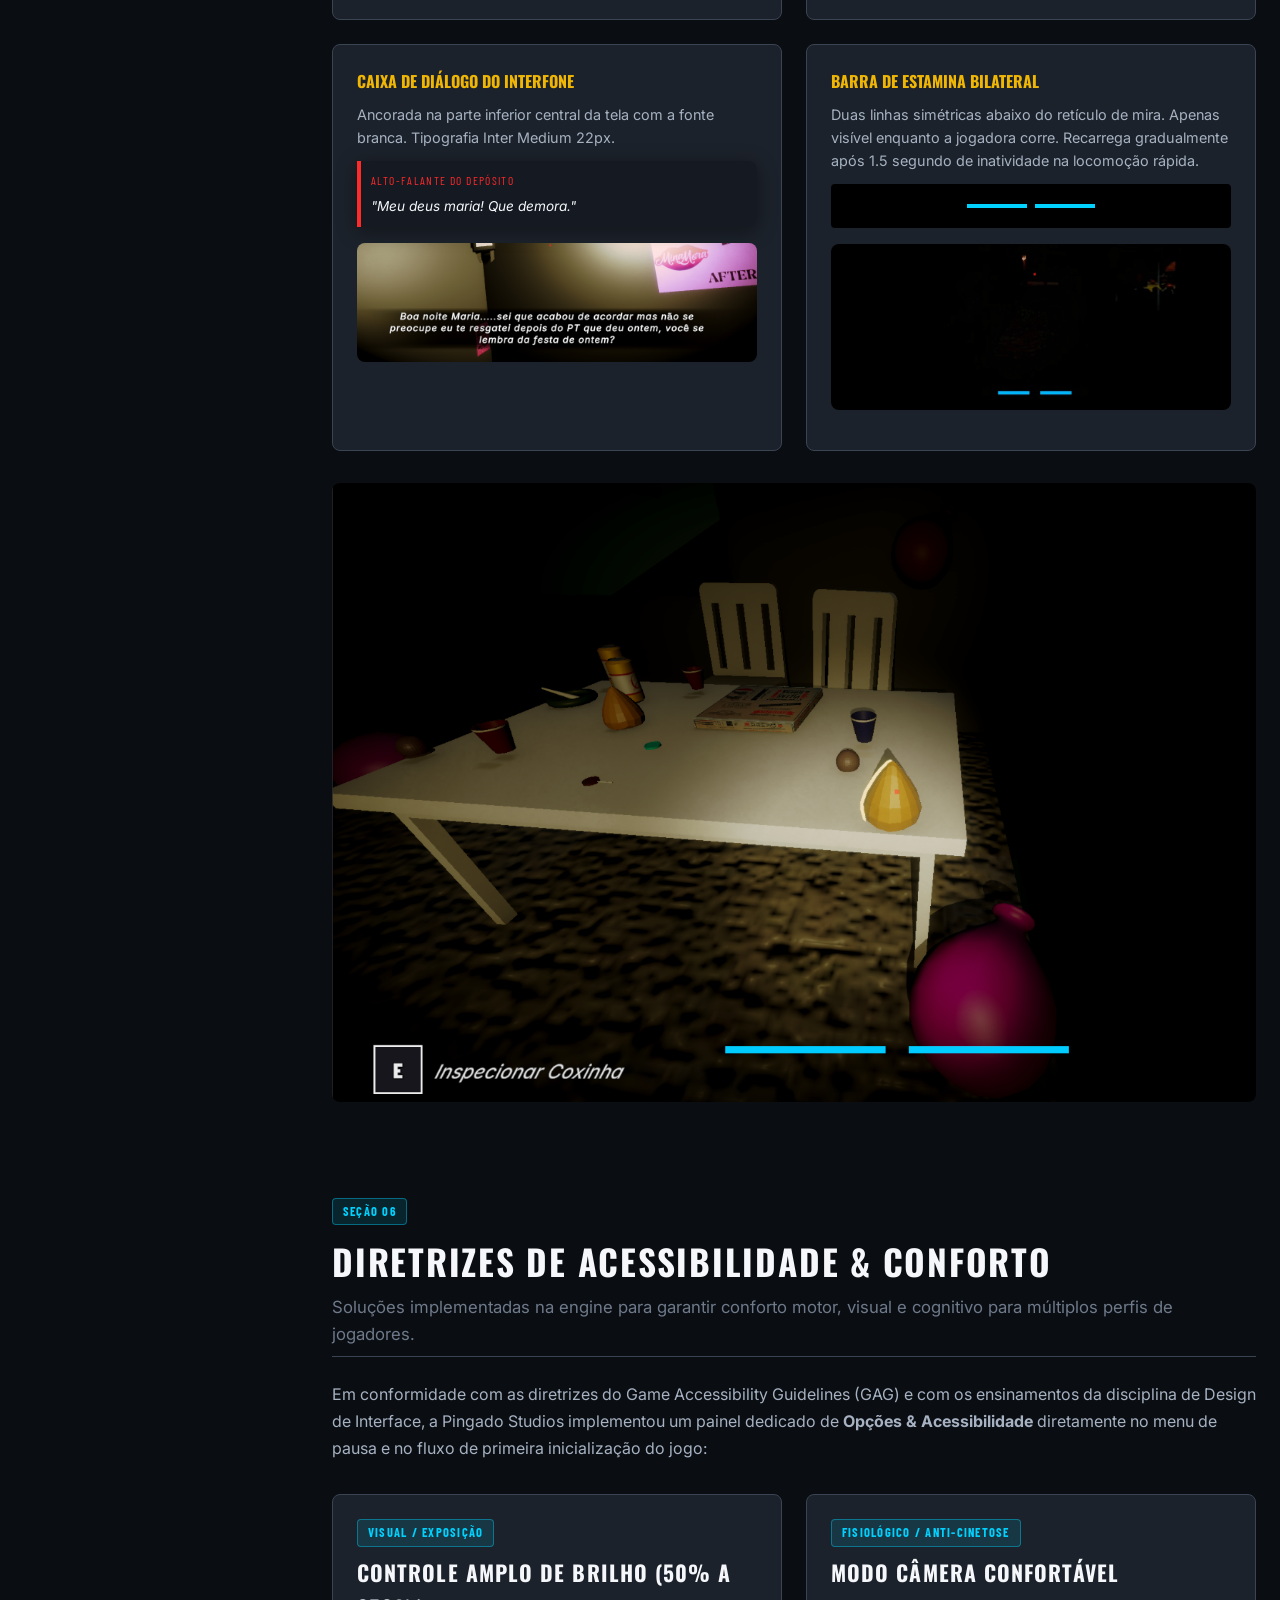
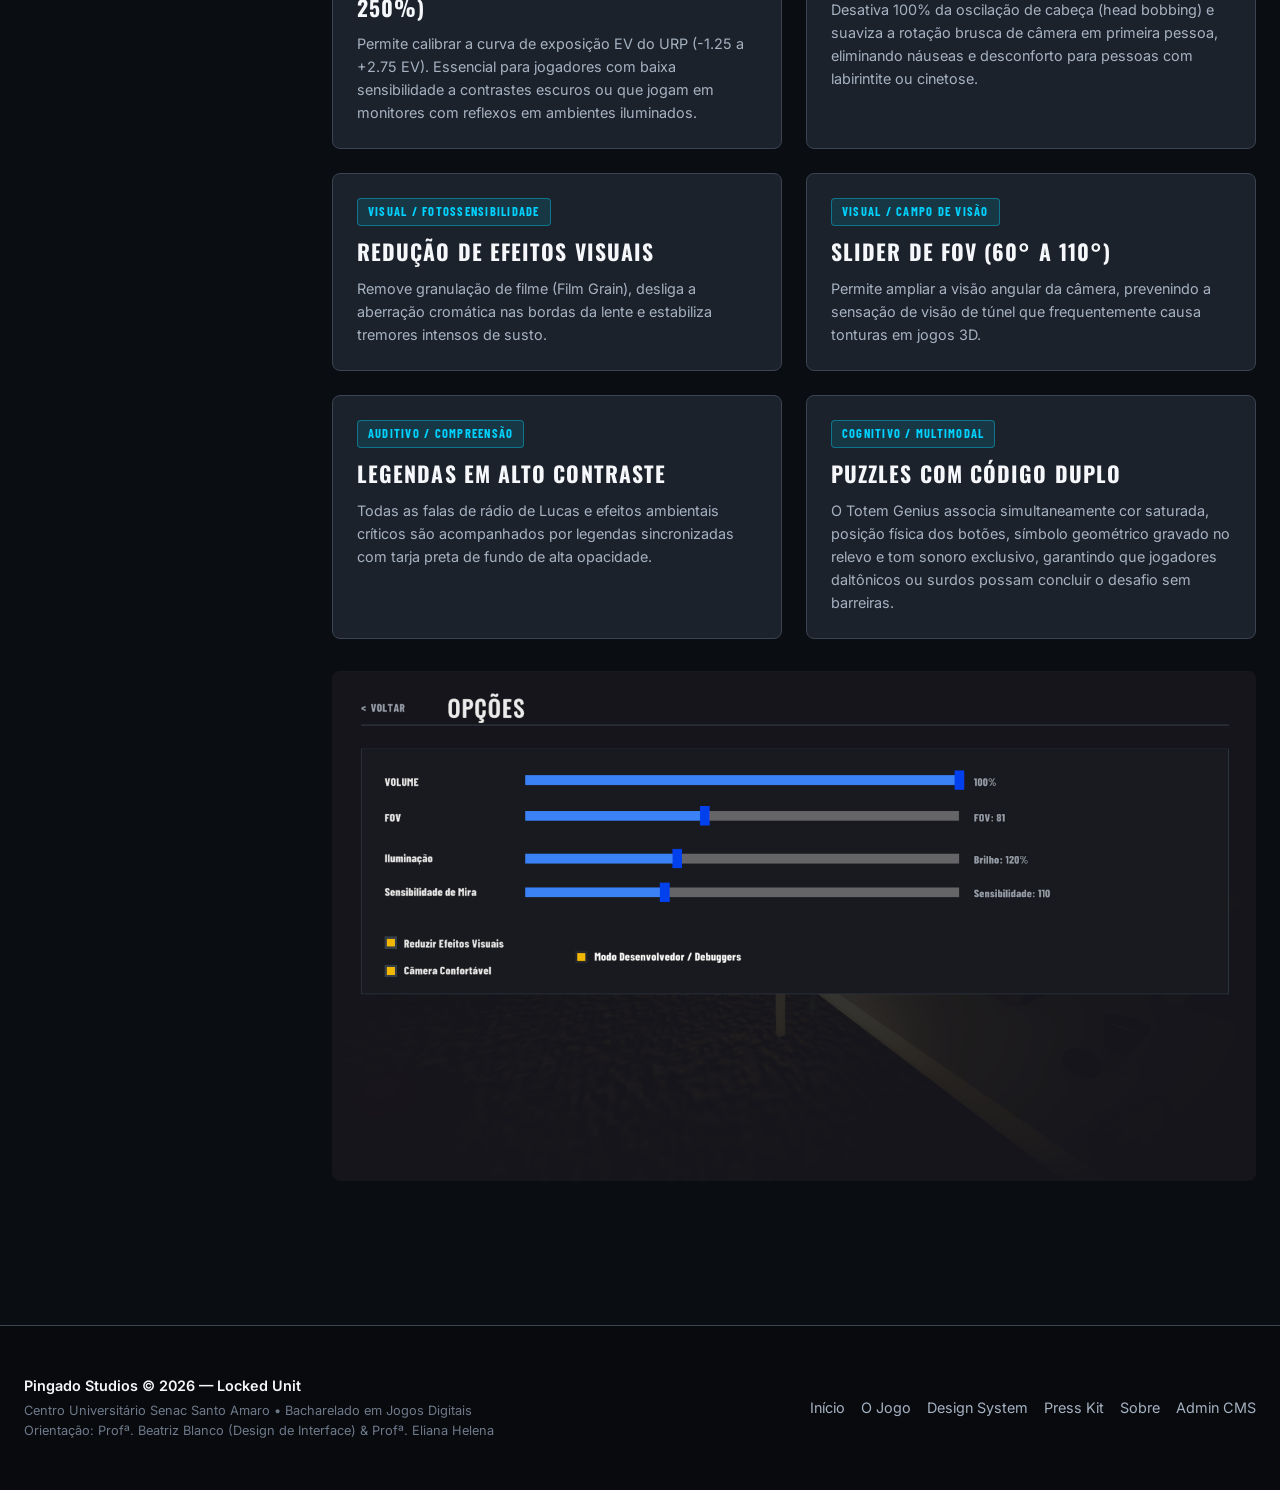
<file: design-system.html>
<!DOCTYPE html>
<html lang="pt-BR" class=""><link type="text/css" id="dark-mode" rel="stylesheet" href=""><style type="text/css" id="dark-mode-сustom-style"></style><style type="text/css" id="dark-mode-theme-changer-style"></style><head>
  <meta charset="UTF-8">
  <meta name="viewport" content="width=device-width, initial-scale=1.0">
  <title>Design System — Locked Unit | Pingado Studios</title>
  <meta name="description" content="Design System oficial de Locked Unit: tokens de cores copiáveis, tipografia, matriz de vozes, tabela de verbos e efeitos, componentes de HUD e diretrizes de acessibilidade.">
  <link rel="icon" type="image/png" href="assets/img/logo-pingado.png">
  <link rel="stylesheet" href="assets/css/style.css">
<style></style><style></style><style></style></head>
<body>

  <!-- CABEÇALHO & NAVEGAÇÃO -->
  <header class="site-header">
    <div class="header-container">
      <a href="index.html" class="brand-link">
        <img src="assets/img/logo-pingado.png" alt="Logo Pingado Studios" class="brand-logo-img">
        <div class="brand-text-wrap">
          <span class="brand-name">Pingado Studios</span>
          <span class="brand-sub">Locked Unit Portal</span>
        </div>
      </a>

      <!-- Botão Hambúrguer Mobile -->
      <button class="nav-toggle-btn" aria-label="Abrir Menu">
        <span></span>
        <span></span>
        <span></span>
      </button>

      <nav>
        <ul class="nav-menu">
          <li><a href="index.html" class="nav-link">Início</a></li>
          <li><a href="locked-unit.html" class="nav-link">O Jogo</a></li>
          <li><a href="design-system.html" class="nav-link active">Design System</a></li>
          <li><a href="press-kit.html" class="nav-link">Press Kit</a></li>
          <li><a href="sobre.html" class="nav-link">Sobre</a></li>
          <li><a href="admin/" class="nav-admin-btn"><span>⚙</span> Admin CMS</a></li>
        </ul>
      </nav>
    </div>
  </header>

  <!-- CONTEÚDO PRINCIPAL COM SIDEBAR -->
  <main class="main-wrapper">

    <div style="margin-bottom: var(--space-5);" class="">
      <div class="voice-badge voice-manual">Documento Oficial de Engenharia de Interface</div>
      <h1 style="font-family: var(--font-heading); font-size: 2.8rem; text-transform: uppercase; letter-spacing: 0.05em; margin-bottom: 6px;" class="">
        Locked Unit <span class="">Design System</span>
      </h1>
      <p style="color: var(--color-text-medium); max-width: 820px; font-size: 1.05rem;" class="">Estruturação completa de padrões visuais, táteis, semânticos e de acessibilidade.</p>
    </div>

    <div class="ds-layout">

      <!-- SIDEBAR FIXA -->
      <aside class="ds-sidebar">
        <div class="ds-sidebar-title">Índice do Sistema</div>
        <ul class="ds-sidebar-nav">
          <li><a href="#marca" class="">01. Marca &amp; Atmosfera</a></li>
          <li><a href="#tokens" class="">02. Tokens de Cor</a></li>
          <li><a href="#tipografia" class="active">03. Tipografia &amp; Escala</a></li>
          <li><a href="#verbos" class="">04. Verbos &amp; Efeitos</a></li>
          <li><a href="#componentes" class="">05. Componentes de HUD</a></li>
          <li><a href="#acessibilidade" class="">06. Acessibilidade</a></li>
        </ul>

        <div style="margin-top: var(--space-5); padding-top: var(--space-3); border-top: 1px solid var(--color-border-metal);" class="">
          <div style="font-size: 0.75rem; color: var(--color-text-muted); text-transform: uppercase; letter-spacing: 0.08em; font-family: var(--font-hud);" class="">Editor Visual</div>
          <a href="admin/" style="font-size: 0.85rem; color: var(--color-primary-cyan); display: inline-flex; align-items: center; gap: 4px; margin-top: 4px;">
            Editar Tokens no CMS ⚙
          </a>
        </div>
      </aside>

      <!-- ÁREA DE CONTEÚDO -->
      <div class="ds-content-area">

        <!-- 01. MARCA & ATMOSFERA -->
        <section id="marca" class="">
          <div class="section-header">
            <div class="voice-badge voice-manual">Seção 01</div>
            <h2 class="section-title">Studio &amp; Atmosfera</h2>
            <p class="section-desc">Princípios da Pingado Studios e a identidade visual de Locked Unit.</p>
          </div>

          <p style="margin-bottom: var(--space-4); color: var(--color-text-medium); line-height: 1.7;" class="">A identidade visual de Locked Unit reflete o choque entre um depósito logístico e o calor juvenil de uma festa universitária. O design de interface opera sob o paradigma do Minimalismo Diegético: os elementos gráficos pertencem fisicamente ao espaço ou simulam instrumentos analógicos e digitais reais.</p>

          <div class="cards-grid" style="margin: var(--space-4) 0;">
            <div class="card">
              <h4 style="font-family: var(--font-heading); text-transform: uppercase; color: var(--color-hazard-yellow); margin-bottom: 6px;" class="">Diegese &amp; Não-Intrusão</h4>
              <p style="font-size: 0.9rem; color: var(--color-text-medium);" class="">A HUD é invisível na maior parte do tempo. Menus, visores e prompts só surgem quando o jogador direciona o olhar a um objeto interativo.</p>
            </div>
            <div class="card">
              <h4 style="font-family: var(--font-heading); text-transform: uppercase; color: var(--color-hazard-yellow); margin-bottom: 6px;" class="">Clareza sob Pânico</h4>
              <p style="font-size: 0.9rem; color: var(--color-text-medium);" class="">Em momentos de perseguição de Augustinho ou nos últimos 5 minutos de tempo, a informação vital é imediata e de leitura periférica rápida.</p>
            </div>
            <div class="card">
              <h4 style="font-family: var(--font-heading); text-transform: uppercase; color: var(--color-hazard-yellow); margin-bottom: 6px;" class="">TECNOLÓGICO</h4>
              <p style="font-size: 0.9rem; color: var(--color-text-medium);" class="">Displays de 7 segmentos de LED e botões luminosos saturados.</p>
            </div>
            <div class="card">
              <h4 style="font-family: var(--font-heading); text-transform: uppercase; color: var(--color-hazard-yellow); margin-bottom: 6px;" class="">Multimodalidade Mandatória</h4>
              <p style="font-size: 0.9rem; color: var(--color-text-medium);" class="">Nenhuma pista ou perigo depende exclusivamente de uma cor ou de um som isolado. Sempre há forma, brilho, vibração e áudio.</p>
            </div>
          </div>

          <img class="preview-img" alt="PingadoStudios.jpeg" style="max-width: 100%; border-radius: 8px; display: block; margin: 16px auto;" src="assets/img/uploads/pingadostudios.jpeg">
        </section>

        <!-- 02. TOKENS DE COR -->
        <section id="tokens" class="">
          <div class="section-header">
            <div class="voice-badge voice-manual">Seção 02</div>
            <h2 class="section-title">Tokens de Cor &amp; Paleta Oficial</h2>
            <p class="section-desc">Valores hexadecimais autenticados no código da Unity. Clique no botão de cada cartão para copiar o código HEX.</p>
          </div>

          <h3 style="font-family: var(--font-heading); font-size: 1.4rem; text-transform: uppercase; color: var(--color-hazard-yellow); margin-top: var(--space-4);" class="">
            Paleta de Interface &amp; Cenário
          </h3>

          <div class="token-grid">
            <!-- PRETO ABISSAL -->
            <div class="color-swatch-card">
              <div class="swatch-color-box" style="background: #0A0D12; border-bottom: 1px solid var(--color-border-metal);">
                <span class="badge-key">BG DEEP</span>
              </div>
              <div class="swatch-info">
                <div class="swatch-name">Preto Abissal</div>
                <div class="swatch-hex">
                  <code class="">#0A0D12</code>
                  <button class="btn-copy-token" data-copy="#0A0D12">Copiar</button>
                </div>
                <p class="swatch-role">Fundo imersivo, tela cheia, sombras de vinheta periférica e modais.</p>
              </div>
            </div>

            <!-- CHAPA DE AÇO -->
            <div class="color-swatch-card">
              <div class="swatch-color-box" style="background: #1C222B;">
                <span class="badge-key">SURFACE</span>
              </div>
              <div class="swatch-info">
                <div class="swatch-name">Cinza Chapa de Aço</div>
                <div class="swatch-hex">
                  <code>#1C222B</code>
                  <button class="btn-copy-token" data-copy="#1C222B">Copiar</button>
                </div>
                <p class="swatch-role">Superfícies de diálogo, caixas de inventário e molduras de botões inativos.</p>
              </div>
            </div>

            <!-- BORDA METÁLICA -->
            <div class="color-swatch-card">
              <div class="swatch-color-box" style="background: #485261;">
                <span class="badge-key">BORDER</span>
              </div>
              <div class="swatch-info">
                <div class="swatch-name">Borda Metálica</div>
                <div class="swatch-hex">
                  <code class="">#485261</code>
                  <button class="btn-copy-token" data-copy="#485261">Copiar</button>
                </div>
                <p class="swatch-role">Linhas divisórias, contornos de containers e bordas de containers UI.</p>
              </div>
            </div>

            <!-- CIANO ELÉTRICO -->
            <div class="color-swatch-card">
              <div class="swatch-color-box" style="background: #00D2FF;">
                <span class="badge-key" style="color: #000; background: #fff;">PRIMARY</span>
              </div>
              <div class="swatch-info">
                <div class="swatch-name">Ciano Elétrico</div>
                <div class="swatch-hex">
                  <code>#00D2FF</code>
                  <button class="btn-copy-token" data-copy="#00D2FF">Copiar</button>
                </div>
                <p class="swatch-role">Estamina em repouso, seletores focados e destaque de interações táteis.</p>
              </div>
            </div>

            <!-- AMARELO INDUSTRIAL -->
            <div class="color-swatch-card">
              <div class="swatch-color-box" style="background: #F0B604;">
                <span class="badge-key" style="color: #000; background: #fff;">HAZARD</span>
              </div>
              <div class="swatch-info">
                <div class="swatch-name">Amarelo Industrial</div>
                <div class="swatch-hex">
                  <code class="">#F0B604</code>
                  <button class="btn-copy-token" data-copy="#F0B604">Copiar</button>
                </div>
                <p class="swatch-role">Cronômetro global, títulos de capítulos e botões de ação primária.</p>
              </div>
            </div>

            <!-- VERMELHO DE TENSÃO -->
            <div class="color-swatch-card">
              <div class="swatch-color-box" style="background: #FF2A2A;">
                <span class="badge-key">ALERT</span>
              </div>
              <div class="swatch-info">
                <div class="swatch-name">Vermelho de Tensão</div>
                <div class="swatch-hex">
                  <code>#FF2A2A</code>
                  <button class="btn-copy-token" data-copy="#FF2A2A">Copiar</button>
                </div>
                <p class="swatch-role">Vinheta de perseguição de Augustinho, estamina esgotada e bips finais.</p>
              </div>
            </div>

            <!-- PINGADO RED -->
            <div class="color-swatch-card">
              <div class="swatch-color-box" style="background: #F01A12;">
                <span class="badge-key">STUDIO</span>
              </div>
              <div class="swatch-info">
                <div class="swatch-name">Vermelho Pingado</div>
                <div class="swatch-hex">
                  <code>#F01A12</code>
                  <button class="btn-copy-token" data-copy="#F01A12">Copiar</button>
                </div>
                <p class="swatch-role">Assinatura corporativa da Pingado Studios e selos oficiais.</p>
              </div>
            </div>

            <!-- BRANCO TITÂNIO -->
            <div class="color-swatch-card">
              <div class="swatch-color-box" style="background: #F5F7FA;">
                <span class="badge-key" style="color: #000; background: #ddd;">TEXT HIGH</span>
              </div>
              <div class="swatch-info">
                <div class="swatch-name">Branco Titânio</div>
                <div class="swatch-hex">
                  <code>#F5F7FA</code>
                  <button class="btn-copy-token" data-copy="#F5F7FA">Copiar</button>
                </div>
                <p class="swatch-role">Texto de alto contraste, legendas principais e dígitos luminosos.</p>
              </div>
            </div>
          </div>

          <h3 style="font-family: var(--font-heading); font-size: 1.4rem; text-transform: uppercase; color: var(--color-primary-cyan); margin-top: var(--space-6);" class="">
            Paleta Oficial do Totem Genius (Fase 2)
          </h3>
          <p style="color: var(--color-text-medium); font-size: 0.95rem; margin-bottom: var(--space-3);" class="">
            As 5 cores padronizadas no roteiro e na programação da Unity para o puzzle rítmico da Sala de Segurança:
          </p>

          <div class="token-grid">
            <!-- GENIUS 1: AZUL -->
            <div class="color-swatch-card">
              <div class="swatch-color-box" style="background: #0072F5;">
                <span class="badge-key">BOTÃO 1</span>
              </div>
              <div class="swatch-info">
                <div class="swatch-name">Azul Elétrico (Círculo)</div>
                <div class="swatch-hex">
                  <code>#0072F5</code>
                  <button class="btn-copy-token" data-copy="#0072F5">Copiar</button>
                </div>
                <p class="swatch-role">Botão 0 do Totem. Frequência sonora grave (261.6 Hz - Dó).</p>
              </div>
            </div>

            <!-- GENIUS 2: LARANJA -->
            <div class="color-swatch-card">
              <div class="swatch-color-box" style="background: #FF7A00;">
                <span class="badge-key">BOTÃO 2</span>
              </div>
              <div class="swatch-info">
                <div class="swatch-name">Laranja Vibrante (Quadrado)</div>
                <div class="swatch-hex">
                  <code>#FF7A00</code>
                  <button class="btn-copy-token" data-copy="#FF7A00">Copiar</button>
                </div>
                <p class="swatch-role">Botão 1 do Totem. Frequência sonora média-baixa (329.6 Hz - Mi).</p>
              </div>
            </div>

            <!-- GENIUS 3: ROXO -->
            <div class="color-swatch-card">
              <div class="swatch-color-box" style="background: #590090;">
                <span class="badge-key">BOTÃO 3</span>
              </div>
              <div class="swatch-info">
                <div class="swatch-name">Roxo Escuro Vibrante</div>
                <div class="swatch-hex">
                  <code class="">#590090</code>
                  <button class="btn-copy-token" data-copy="#590090">Copiar</button>
                </div>
                <p class="swatch-role">Botão 2 do Totem. Frequência sonora média (392.0 Hz - Sol).</p>
              </div>
            </div>

            <!-- GENIUS 4: AMARELO -->
            <div class="color-swatch-card">
              <div class="swatch-color-box" style="background: #FFD60A;">
                <span class="badge-key" style="color: #000; background: #fff;">BOTÃO 4</span>
              </div>
              <div class="swatch-info">
                <div class="swatch-name">Amarelo Intenso (Estrela)</div>
                <div class="swatch-hex">
                  <code>#FFD60A</code>
                  <button class="btn-copy-token" data-copy="#FFD60A">Copiar</button>
                </div>
                <p class="swatch-role">Botão 3 do Totem. Frequência sonora média-alta (523.2 Hz - Dó Alto).</p>
              </div>
            </div>

            <!-- GENIUS 5: MAGENTA -->
            <div class="color-swatch-card">
              <div class="swatch-color-box" style="background: #FF3CAC;">
                <span class="badge-key">BOTÃO 5</span>
              </div>
              <div class="swatch-info">
                <div class="swatch-name">Magenta Vibrante (Losango)</div>
                <div class="swatch-hex">
                  <code>#FF3CAC</code>
                  <button class="btn-copy-token" data-copy="#FF3CAC">Copiar</button>
                </div>
                <p class="swatch-role">Botão 4 do Totem. Frequência sonora aguda (659.2 Hz - Mi Alto).</p>
              </div>
            </div>
          </div>
        </section>

        <!-- 03. TIPOGRAFIA & ESCALA -->
        <section id="tipografia" class="">
          <div class="section-header">
            <div class="voice-badge voice-manual">Seção 03</div>
            <h2 class="section-title">Tipografia &amp; Escala</h2>
            <p class="section-desc">Mapeamento semântico das famílias tipográficas utilizadas no projeto e seus papéis na experiência.</p>
          </div>

          <div class="table-scroll-hint"><span>←</span> Deslize para visualizar todas as colunas <span>→</span></div>
          <div class="table-responsive">
            <table class="ds-table">
              <thead>
                <tr>
                  <th>Família Tipográfica</th>
                  <th class="">Peso &amp; Estilo</th>
                  <th>Tamanho Base</th>
                  <th class="">Uso Semântico</th>
                  <th class="">Amostra</th>
                </tr>
              </thead>
              <tbody>
                <tr>
                  <td><strong>Rubik Dirt</strong></td>
                  <td class="">Regular (400)</td>
                  <td class="">120px / 48px</td>
                  <td class="">Logotipo oficial de Locked Unit e telas de impacto</td>
                  <td class=""><span style="font-family: var(--font-brand); font-size: 1.3rem;">LOCKED UNIT</span></td>
                </tr>
                <tr>
                  <td><strong>Oswald</strong></td>
                  <td class="">SemiBold (600) / Bold (700)</td>
                  <td class="">40px / 36px</td>
                  <td class="">Títulos de menus, botões principais e visor do cofre</td>
                  <td class=""><span style="font-family: var(--font-heading); font-size: 1.2rem; text-transform: uppercase;" class="">ABRIR COFRE</span></td>
                </tr>
                <tr>
                  <td class=""><strong class="">Barlow Condensed</strong></td>
                  <td class="">Bold (700)</td>
                  <td class="">36px</td>
                  <td class="">Cronômetro global de 30 minutos no HUD</td>
                  <td class=""><span style="font-family: var(--font-hud); font-size: 1.4rem; font-weight: 700; color: #FFFFFF;" class="">29:54</span></td>
                </tr>
                <tr>
                  <td class=""><strong>Inter</strong></td>
                  <td class="">Medium (500) / Regular (400)</td>
                  <td class="">24px / 16px</td>
                  <td class="">Legendas de rádio de Lucas, corpo de texto e UI geral</td>
                  <td class=""><span style="font-family: var(--font-body); font-size: 0.95rem;" class="">"Procure as chaves no container lateral."</span></td>
                </tr>
                
                <tr>
                  <td class=""><strong>JetBrains Mono</strong></td>
                  <td class="">Regular (400) / Bold (700)</td>
                  <td class="">14px / 16px</td>
                  <td class="">Prompts de teclado (<kbd class="badge-key">E</kbd>, <kbd class="badge-key">TAB</kbd>) e painéis de terminal</td>
                  <td class=""><span style="font-family: var(--font-code); font-size: 0.9rem;" class="">[E] INSPECIONAR ITEM</span></td>
                </tr>
              </tbody>
            </table>
          </div>
        </section>

        <!-- 04. VERBOS E EFEITOS (CORE LOOP) -->
        <section id="verbos" class="">
          <div class="section-header">
            <div class="voice-badge voice-manual">Seção 04</div>
            <h2 class="section-title">Core Loop: Tabela de Verbos &amp; Efeitos</h2>
            <p class="section-desc">Mapeamento dos 15 verbos de interação do jogador, seus inputs, feedbacks visuais (Juice), sonoros e efeitos no jogo.</p>
          </div>

          <div class="table-scroll-hint"><span>←</span> Deslize para visualizar todas as colunas <span>→</span></div>
          <div class="table-responsive">
            <table class="ds-table">
              <thead>
                <tr>
                  <th class="">Verbo / Ação</th>
                  <th class="">Input</th>
                  <th class="">Feedback Visual &amp; Juice</th>
                  <th class="">Feedback Sonoro</th>
                  <th class="">Efeito no Jogo</th>
                </tr>
              </thead>
              <tbody>
                <tr>
                  <td><strong>Andar</strong></td>
                  <td class=""><kbd class="badge-key">W A S D</kbd></td>
                  <td class="">Leve balanço de visão (desativável no modo conforto)</td>
                  <td class="">Não possui</td>
                  <td class="">Locomoção furtiva sem alertar Augustinho</td>
                </tr>
                <tr>
                  <td><strong>Correr</strong></td>
                  <td class=""><kbd class="badge-key">Shift</kbd> + <kbd class="badge-key">WASD</kbd></td>
                  <td class="">Barra de estamina bilateral acende em ciano e se contrai</td>
                  <td class="">Respiração ofegante</td>
                  <td class="">Aumento de velocidade com consumo de estamina</td>
                </tr>
                <tr>
                  <td class=""><strong>Olhar / Mirar</strong></td>
                  <td class=""><kbd class="badge-key">Mouse</kbd></td>
                  <td class="">Retículo central de 4px reage à colisão com objetos</td>
                  <td class="">Silêncio de câmera</td>
                  <td class="">Inspeção angular e orientação no espaço 3D</td>
                </tr>
                <tr>
                  <td class=""><strong>Interagir / Coletar</strong></td>
                  <td class=""><kbd class="badge-key">E</kbd></td>
                  <td class="">QuickOutline 2px destaca o item em branco</td>
                  <td class="">Estalo metálico de chave ou ruído de papel</td>
                  <td class="">Armazena chave/nota </td>
                </tr>
                <tr>
                  <td class=""><strong class="">Inspecionar em 3D</strong></td>
                  <td class=""><kbd class="badge-key">E</kbd> no item alvo</td>
                  <td class="">Desfocagem de fundo, objeto centralizado em 360°</td>
                  <td class="">Não possui</td>
                  <td class="">Permite analisar o itens e números gravados</td>
                </tr>
                <tr>
                  <td class=""><strong class="">Decodificar Cofre</strong></td>
                  <td class=""><kbd class="badge-key">Cliques</kbd> ou <kbd class="badge-key">Teclado</kbd></td>
                  <td class="">Dígitos possuem uma pequena animação e vermelha se errar.</td>
                  <td class="">Cliques mecânicos pesado</td>
                  <td class="">Abre o cofre com a senha de 7 dígitos </td>
                </tr>
                <tr>
                  <td class=""><strong class="">Memorizar / Pressionar</strong></td>
                  <td class=""><kbd class="badge-key">Cursor</kbd> no Genius</td>
                  <td class="">Botão acende a 100% de emissão cromática</td>
                  <td class="">Nota musical harmônica dedicada por botão</td>
                  <td class="">Avança estágios de 1 a 7 do Totem Genius</td>
                </tr>
                <tr>
                  <td><strong>Vigiar Janela (Gaze Freeze)</strong></td>
                  <td class="">Olhar para Augustinho</td>
                  <td class="">Luz da lanterna externa estabiliza.</td>
                  <td class="">Musica volta ao normal</td>
                  <td class="">Paralisa o avanço de Augustinho.</td>
                </tr>
                <tr>
                  <td class="">Consultar Notas</td>
                  <td class=""><kbd class="badge-key">TAB</kbd></td>
                  <td class="">Abre painel</td>
                  <td class="">Não possui</td>
                  <td class="">Exibe todas as pistas coletadas sem pausar a tensão</td>
                </tr>
                <tr class="">
                  <td class=""><strong>Alerta de Proximidade</strong></td>
                  <td class="">Inimigo &lt; 8 metros</td>
                  <td class="">Vinheta periférica amarela pulsa em batimentos</td>
                  <td class="">Batimentos cardíacos acelerados e passos</td>
                  <td class="">Informa perigo iminente sem necessidade de visão direta</td>
                </tr>
                <tr>
                  <td class=""><strong class="">Estamina Esgotada</strong></td>
                  <td class="">Barra em 0%</td>
                  <td class="">Barra de estamina pulsa em vermelho escuro</td>
                  <td class="">Ofego profundo de Maria; perda de fôlego</td>
                  <td class="">Bloqueio temporário da corrida por 3 segundos</td>
                </tr>
                <tr>
                  <td class=""><strong class="">Tempo Crítico (&lt; 5 min)</strong></td>
                  <td class="">Relógio global</td>
                  <td class="">Cronômetro passa de amarelo para vermelho piscante</td>
                  <td class="">Tique-taque de relógio ganha eco </td>
                  <td class="">Pressão psicológica máxima para finalização</td>
                </tr>
                <tr>
                  
                  
                  
                  
                  
                </tr>
                <tr>
                  <td class=""><strong class="">Acerto no Totem</strong></td>
                  <td class="">Sequência correta</td>
                  <td class="">Todos os 5 botões piscam simultaneamente em verde</td>
                  <td class="">Acorde musical ascendente positivo</td>
                  <td class="">Libera o próximo estágio do puzzle Genius</td>
                </tr>
                <tr>
                  <td class=""><strong>Falha no Totem</strong></td>
                  <td class="">Botão incorreto</td>
                  <td class="">Painel vibra e projeta flash vermelho instantâneo</td>
                  <td class="">Buzina industrial dissonante de erro e bexiga estourando.</td>
                  <td class="">Reinicia a sequência do estágio atual</td>
                </tr>
              </tbody>
            </table>
          </div>
        </section>

        <!-- 05. COMPONENTES DE UI & HUD -->
        <section id="componentes" class="">
          <div class="section-header">
            <div class="voice-badge voice-manual">Seção 05</div>
            <h2 class="section-title">Componentes de Interface &amp; HUD</h2>
            <p class="section-desc">Padrões de layout para elementos de tela, estados de foco e feedback diegético.</p>
          </div>

          <div class="cards-grid">
            <div class="card">
              <h4 style="font-family: var(--font-heading); text-transform: uppercase; color: var(--color-hazard-yellow); margin-bottom: 8px;" class="">Cronômetro Global</h4>
              <p style="font-size: 0.9rem; color: var(--color-text-medium); margin-bottom: 12px;" class="">Ancorado no topo central da tela (top: 48px). Tipografia Barlow Condensed Bold, 36px. Cor Branco por padrão; transiciona para Vermelho de Tensão (#FF2A2A) e pulso rítmico aos 5 minutos restantes.</p>
              <div style="background: rgb(10, 13, 18); padding: 12px; text-align: center; border-radius: 4px; font-family: var(--font-hud); font-size: 1.8rem; font-weight: 700; color: #FFFFFF;" class="">
                24:18
              </div><img class="preview-img" alt="imagem_2026-11-20_173008526.png" style="max-width: 100%; border-radius: 8px; display: block; margin: 16px auto;" src="assets/img/uploads/imagem_2026-11-20_173008526.png">
            </div>

            <div class="card">
              <h4 style="font-family: var(--font-heading); text-transform: uppercase; color: var(--color-hazard-yellow); margin-bottom: 8px;" class="">Retículo Reativo (Crosshair)</h4>
              <p style="font-size: 0.9rem; color: var(--color-text-medium); margin-bottom: 12px;" class="">
                Ponto central de 4px com 70% de opacidade. Quando o raycast atinge um objeto com tag <code style="color: var(--color-primary-cyan);" class="">Inspectable</code>, 
                o retículo expande para um círculo de 14px e exibe a tecla de interação <kbd class="badge-key">E</kbd>.
              </p>
              <div style="background: #000; height: 60px; display: flex; align-items: center; justify-content: center; border-radius: 4px; margin-bottom: 12px;">
                <div style="width: 8px; height: 8px; background: #FF2A2A; border-radius: 1px;"></div>
              </div>
              <img class="preview-img" alt="imagem_2026-11-20_173503583.png" style="max-width: 100%; border-radius: 8px; display: block; margin: 16px auto;" src="assets/img/uploads/imagem_2026-11-20_173503583.png">
            </div>

            <div class="card">
              <h4 style="font-family: var(--font-heading); text-transform: uppercase; color: var(--color-hazard-yellow); margin-bottom: 8px;" class="">Caixa de Diálogo do Interfone</h4>
              <p style="font-size: 0.9rem; color: var(--color-text-medium); margin-bottom: 12px;" class="">Ancorada na parte inferior central da tela com a fonte branca. Tipografia Inter Medium 22px.</p>
              <div class="interfone-quote" style="margin: 0; padding: 10px; font-size: 0.85rem;">"Meu deus maria! Que demora."</div><img class="preview-img" alt="imagem_2026-11-20_172705511.png" style="max-width: 100%; border-radius: 8px; display: block; margin: 16px auto;" src="assets/img/uploads/imagem_2026-11-20_172705511.png">
            </div>

            <div class="card">
              <h4 style="font-family: var(--font-heading); text-transform: uppercase; color: var(--color-hazard-yellow); margin-bottom: 8px;" class="">Barra de Estamina Bilateral</h4>
              <p style="font-size: 0.9rem; color: var(--color-text-medium); margin-bottom: 12px;" class="">
                Duas linhas simétricas abaixo do retículo de mira. Apenas visível enquanto a jogadora corre. 
                Recarrega gradualmente após 1.5 segundo de inatividade na locomoção rápida.
              </p>
              <div style="background: #000; padding: 20px; display: flex; justify-content: center; gap: 8px; border-radius: 4px;" class="">
                <div style="width: 60px; height: 4px; background: var(--color-primary-cyan);" class=""></div>
                <div style="width: 60px; height: 4px; background: var(--color-primary-cyan);" class=""></div>
              </div><img class="preview-img" alt="WhatsApp Video 2026-11-20 at 17.41.09.gif" style="max-width: 100%; border-radius: 8px; display: block; margin: 16px auto;" src="assets/img/uploads/whatsapp-video-2026-11-20-at-17.41.09.gif">
            </div>
          </div>

          <img class="preview-img" alt="imagem_2026-11-20_173834959.png" style="max-width: 100%; border-radius: 8px; display: block; margin: 16px auto;" src="assets/img/uploads/imagem_2026-11-20_173834959.png">
        </section>

        <!-- 06. ACESSIBILIDADE & CONFORTO -->
        <section id="acessibilidade" class="">
          <div class="section-header">
            <div class="voice-badge voice-manual">Seção 06</div>
            <h2 class="section-title">Diretrizes de Acessibilidade &amp; Conforto</h2>
            <p class="section-desc">Soluções implementadas na engine para garantir conforto motor, visual e cognitivo para múltiplos perfis de jogadores.</p>
          </div>

          <p style="margin-bottom: var(--space-4); color: var(--color-text-medium); line-height: 1.7;" class="">
            Em conformidade com as diretrizes do Game Accessibility Guidelines (GAG) e com os ensinamentos da disciplina de Design de Interface, 
            a Pingado Studios implementou um painel dedicado de <strong class="">Opções &amp; Acessibilidade</strong> diretamente no menu de pausa e no fluxo de primeira inicialização do jogo:
          </p>

          <div class="cards-grid">
            <div class="card">
              <div class="voice-badge voice-manual">Visual / Exposição</div>
              <h4 class="card-title">Controle Amplo de Brilho (50% a 250%)</h4>
              <p style="font-size: 0.9rem; color: var(--color-text-medium);" class="">
                Permite calibrar a curva de exposição EV do URP (-1.25 a +2.75 EV). Essencial para jogadores com baixa sensibilidade a contrastes 
                escuros ou que jogam em monitores com reflexos em ambientes iluminados.
              </p>
            </div>

            <div class="card">
              <div class="voice-badge voice-manual">Fisiológico / Anti-Cinetose</div>
              <h4 class="card-title">Modo Câmera Confortável</h4>
              <p style="font-size: 0.9rem; color: var(--color-text-medium);" class="">
                Desativa 100% da oscilação de cabeça (head bobbing) e suaviza a rotação brusca de câmera em primeira pessoa, 
                eliminando náuseas e desconforto para pessoas com labirintite ou cinetose.
              </p>
            </div>

            <div class="card">
              <div class="voice-badge voice-manual">Visual / Fotossensibilidade</div>
              <h4 class="card-title">Redução de Efeitos Visuais</h4>
              <p style="font-size: 0.9rem; color: var(--color-text-medium);" class="">
                Remove granulação de filme (Film Grain), desliga a aberração cromática nas bordas da lente e estabiliza tremores intensos de susto.
              </p>
            </div>

            <div class="card">
              <div class="voice-badge voice-manual">Visual / Campo de Visão</div>
              <h4 class="card-title">Slider de FOV (60° a 110°)</h4>
              <p style="font-size: 0.9rem; color: var(--color-text-medium);" class="">
                Permite ampliar a visão angular da câmera, prevenindo a sensação de visão de túnel que frequentemente causa tonturas em jogos 3D.
              </p>
            </div>

            <div class="card">
              <div class="voice-badge voice-manual">Auditivo / Compreensão</div>
              <h4 class="card-title">Legendas em Alto Contraste</h4>
              <p style="font-size: 0.9rem; color: var(--color-text-medium);" class="">
                Todas as falas de rádio de Lucas e efeitos ambientais críticos são acompanhados por legendas sincronizadas com tarja preta de fundo de alta opacidade.
              </p>
            </div>

            <div class="card">
              <div class="voice-badge voice-manual">Cognitivo / Multimodal</div>
              <h4 class="card-title">Puzzles com Código Duplo</h4>
              <p style="font-size: 0.9rem; color: var(--color-text-medium);" class="">
                O Totem Genius associa simultaneamente cor saturada, posição física dos botões, símbolo geométrico gravado no relevo e tom sonoro exclusivo, 
                garantindo que jogadores daltônicos ou surdos possam concluir o desafio sem barreiras.
              </p>
            </div>
          </div>

          <img class="preview-img" alt="imagem_2026-11-20_173911270.png" style="max-width: 100%; border-radius: 8px; display: block; margin: 16px auto;" src="assets/img/uploads/imagem_2026-11-20_173911270.png">
        </section>

      </div>
    </div>

  </main>

  <!-- RODAPÉ -->
  <footer class="site-footer">
    <div class="footer-container">
      <div class="">
        <p style="color: var(--color-text-high); font-weight: 600;" class="">Pingado Studios © 2026 — Locked Unit</p>
        <p style="font-size: 0.8rem; margin-top: 4px;" class="">Centro Universitário Senac Santo Amaro • Bacharelado em Jogos Digitais</p>
        <p style="font-size: 0.8rem; color: var(--color-text-muted);" class="">Orientação: Profª. Beatriz Blanco (Design de Interface) &amp; Profª. Eliana Helena<br></p>
      </div>

      <ul class="footer-links">
        <li><a href="index.html">Início</a></li>
        <li><a href="locked-unit.html">O Jogo</a></li>
        <li><a href="design-system.html">Design System</a></li>
        <li><a href="press-kit.html">Press Kit</a></li>
        <li><a href="sobre.html">Sobre</a></li>
        <li><a href="admin/">Admin CMS</a></li>
      </ul>
    </div>
  </footer>

  <script src="assets/js/app.js"></script>

</body></html>
</file>
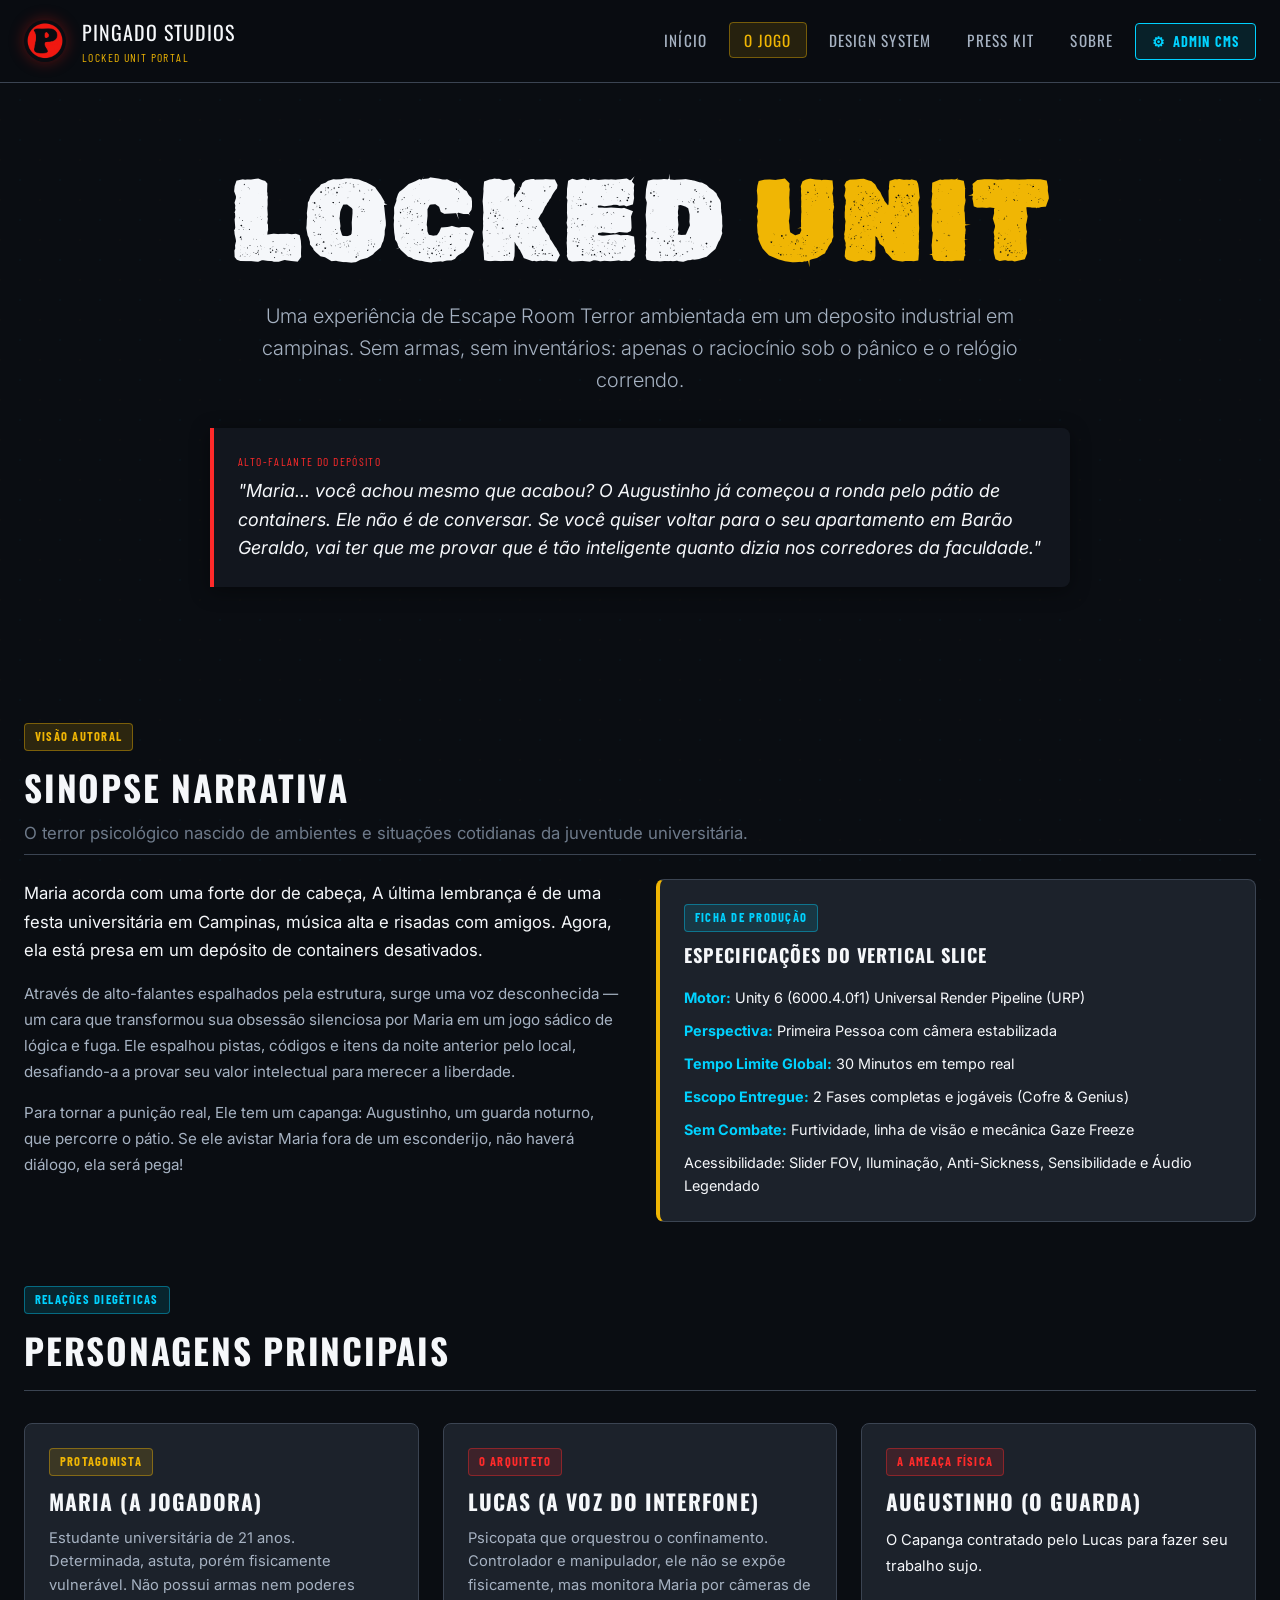
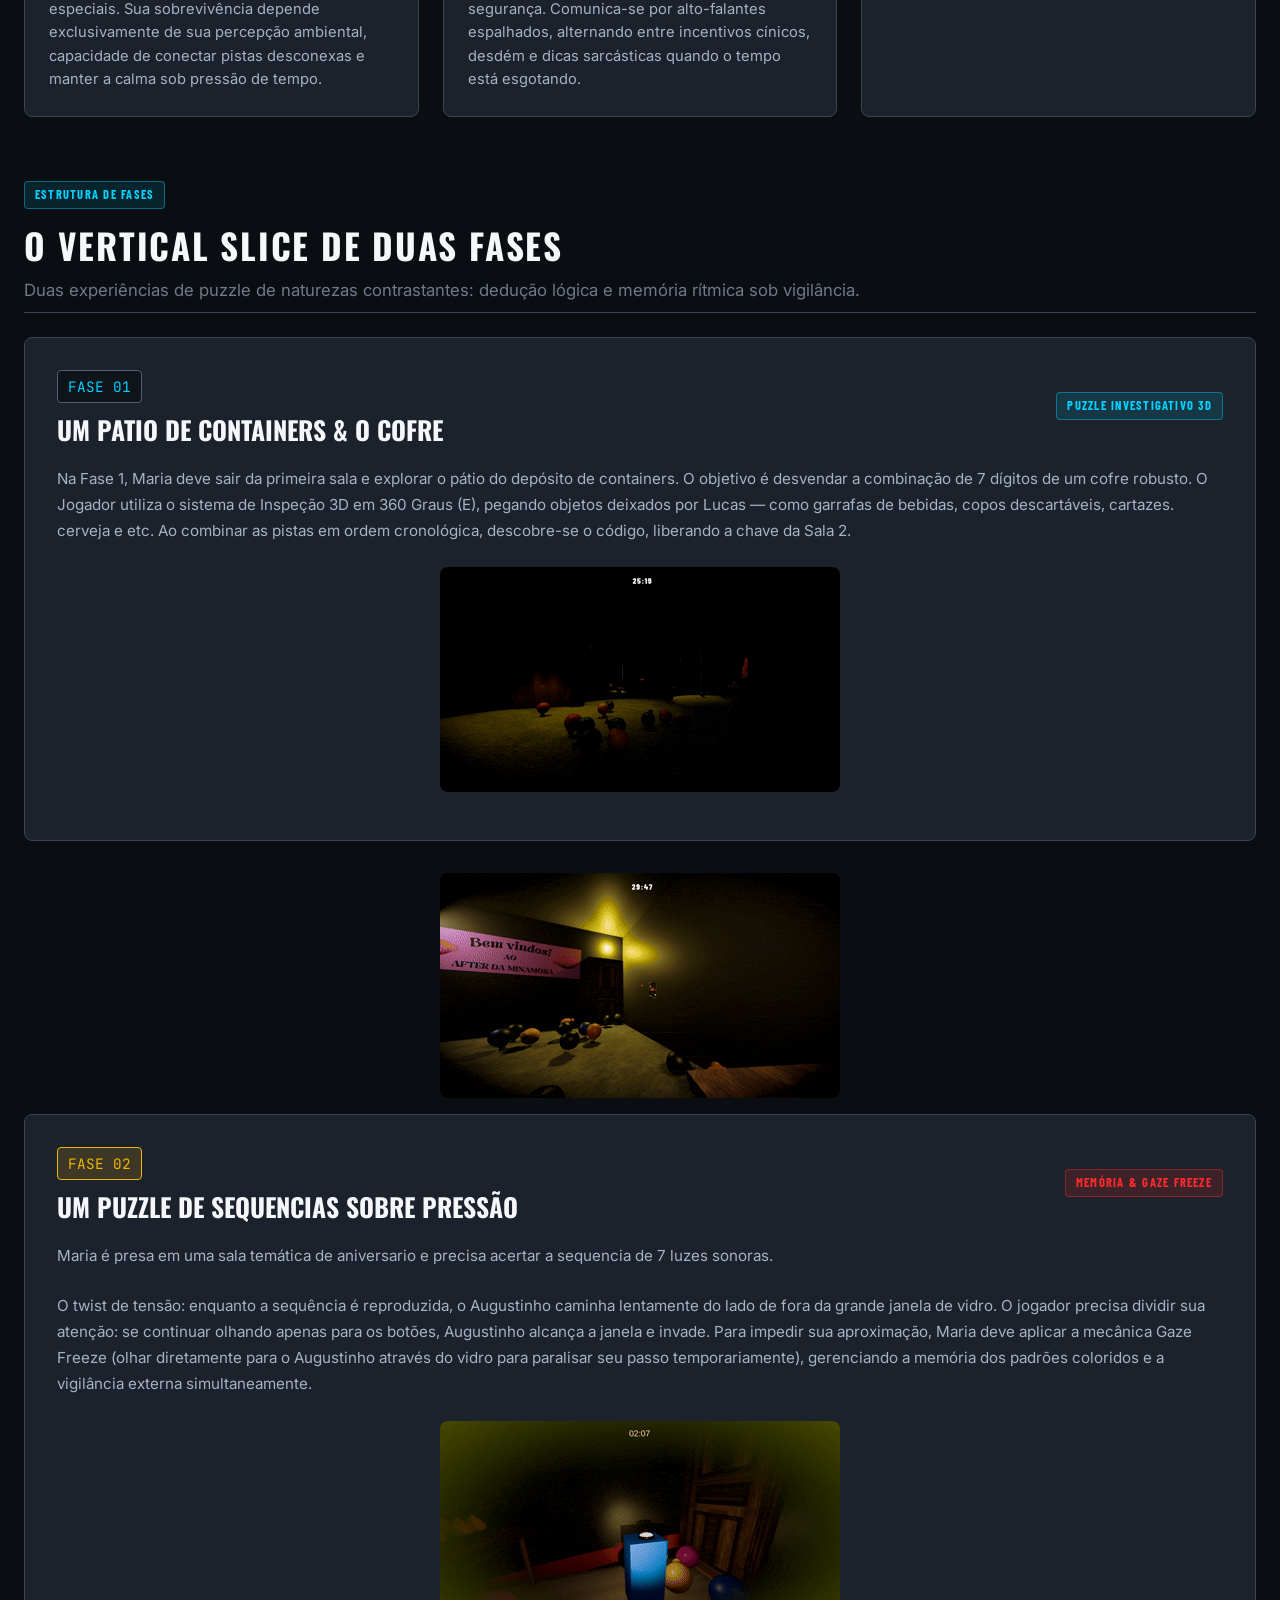
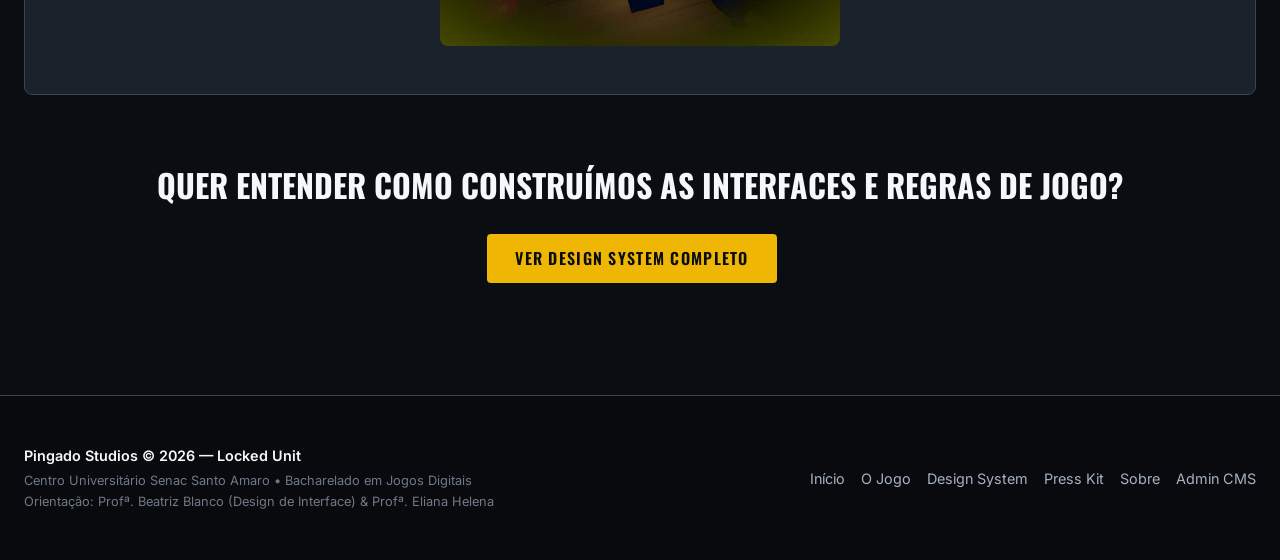
<file: locked-unit.html>
<!DOCTYPE html>
<html lang="pt-BR" data-lt-installed="true" class=""><link type="text/css" id="dark-mode" rel="stylesheet" href=""><style type="text/css" id="dark-mode-сustom-style"></style><style type="text/css" id="dark-mode-theme-changer-style"></style><head>
  <meta charset="UTF-8">
  <meta name="viewport" content="width=device-width, initial-scale=1.0">
  <title>O Jogo — Locked Unit | Pingado Studios</title>
  <meta name="description" content="Conheça a história, mecânicas e estrutura das duas fases do Vertical Slice de Locked Unit: Escape Room Horror desenvolvido pela Pingado Studios.">
  <link rel="icon" type="image/png" href="assets/img/logo-pingado.png">
  <link rel="stylesheet" href="assets/css/style.css">
<style></style><style></style><style></style><style></style></head>
<body>

  <!-- CABEÇALHO & NAVEGAÇÃO -->
  <header class="site-header">
    <div class="header-container">
      <a href="index.html" class="brand-link">
        <img src="assets/img/logo-pingado.png" alt="Logo Pingado Studios" class="brand-logo-img">
        <div class="brand-text-wrap">
          <span class="brand-name">Pingado Studios</span>
          <span class="brand-sub">Locked Unit Portal</span>
        </div>
      </a>

      <!-- Botão Hambúrguer Mobile -->
      <button class="nav-toggle-btn" aria-label="Abrir Menu">
        <span></span>
        <span></span>
        <span></span>
      </button>

      <nav>
        <ul class="nav-menu">
          <li><a href="index.html" class="nav-link">Início</a></li>
          <li><a href="locked-unit.html" class="nav-link active">O Jogo</a></li>
          <li><a href="design-system.html" class="nav-link">Design System</a></li>
          <li><a href="press-kit.html" class="nav-link">Press Kit</a></li>
          <li><a href="sobre.html" class="nav-link">Sobre</a></li>
          <li><a href="admin/" class="nav-admin-btn"><span>⚙</span> Admin CMS</a></li>
        </ul>
      </nav>
    </div>
  </header>

  <!-- CONTEÚDO PRINCIPAL -->
  <main class="main-wrapper">

    <!-- HERO DO JOGO -->
    <section class="hero-section" style="padding-top: var(--space-5);">
      <div class="" style="background-color: rgb(10, 13, 18);"></div>
      <h1 class="hero-title" style="font-size: 110px; font-family: &quot;Rubik Dirt&quot;, cursive;">LOCKED <span class="">UNIT</span></h1>
      <p class="hero-tagline">Uma experiência de Escape Room Terror ambientada em um deposito industrial em campinas. Sem armas, sem inventários: apenas o raciocínio sob o pânico e o relógio correndo.</p>

      <div class="interfone-quote" style="max-width: 860px; margin: var(--space-4) auto; text-align: left; font-size: 18px;">"Maria... você achou mesmo que acabou? O Augustinho já começou a ronda pelo pátio de containers. Ele não é de conversar. Se você quiser voltar para o seu apartamento em Barão Geraldo, vai ter que me provar que é tão inteligente quanto dizia nos corredores da faculdade."</div>
    </section>

    <!-- SINOPSE E CONTEXTO NARRATIVO -->
    <section style="margin: var(--space-7) 0;" class="">
      <div class="section-header">
        <div class="voice-badge voice-estudio">VISÃO AUTORAL</div>
        <h2 class="section-title">Sinopse Narrativa</h2>
        <p class="section-desc">O terror psicológico nascido de ambientes e situações cotidianas da juventude universitária.</p>
      </div>

      <div style="display: grid; grid-template-columns: repeat(auto-fit, minmax(320px, 1fr)); gap: var(--space-5); align-items: start;" class="">
        <div class="">
          <p style="margin-bottom: var(--space-3); color: var(--color-text-high); font-size: 1.05rem; line-height: 1.7;" class="">Maria acorda com uma forte dor de cabeça, A última lembrança é de uma festa universitária em Campinas, música alta e risadas com amigos. Agora, ela está presa em um depósito de containers desativados.</p>
          <p style="margin-bottom: var(--space-3); color: var(--color-text-medium); font-size: 0.95rem; line-height: 1.7;" class="">Através de alto-falantes espalhados pela estrutura, surge uma voz desconhecida — um cara que transformou sua obsessão silenciosa por Maria em um jogo sádico de lógica e fuga. Ele espalhou pistas, códigos e itens da noite anterior pelo local, desafiando-a a provar seu valor intelectual para merecer a liberdade.</p>
          <p style="color: var(--color-text-medium); font-size: 0.95rem; line-height: 1.7;" class="">Para tornar a punição real, Ele tem um capanga: Augustinho, um guarda noturno, que percorre o pátio. Se ele avistar Maria fora de um esconderijo, não haverá diálogo, ela será pega!</p>
        </div>

        <div class="card" style="border-left: 4px solid var(--color-hazard-yellow);">
          <div class="voice-badge voice-manual">Ficha de Produção</div>
          <h3 class="card-title" style="font-size: 1.15rem;">Especificações do Vertical Slice</h3>
          <ul style="list-style: none; margin-top: var(--space-3); display: flex; flex-direction: column; gap: 10px; font-size: 0.9rem;" class="">
            <li class=""><strong style="color: var(--color-primary-cyan);">Motor:</strong> Unity 6 (6000.4.0f1) Universal Render Pipeline (URP)</li>
            <li class=""><strong style="color: var(--color-primary-cyan);" class="">Perspectiva:</strong> Primeira Pessoa com câmera estabilizada</li>
            <li class=""><strong style="color: var(--color-primary-cyan);">Tempo Limite Global:</strong> 30 Minutos em tempo real</li>
            <li class=""><strong style="color: var(--color-primary-cyan);" class="">Escopo Entregue:</strong> 2 Fases completas e jogáveis (Cofre &amp; Genius)</li>
            <li class=""><strong style="color: var(--color-primary-cyan);">Sem Combate:</strong> Furtividade, linha de visão e mecânica Gaze Freeze</li>
            <li class="">Acessibilidade: Slider FOV, Iluminação, Anti-Sickness, Sensibilidade e Áudio Legendado</li>
          </ul>
        </div>
      </div>
    </section>

    <!-- PERSONAGENS -->
    <section style="margin: var(--space-7) 0;" class="">
      <div class="section-header">
        <div class="voice-badge voice-manual">Relações Diegéticas</div>
        <h2 class="section-title">Personagens Principais</h2>
        <p class="section-desc"></p>
      </div>

      <div class="cards-grid">
        <div class="card">
          <div class="voice-badge voice-estudio">Protagonista</div>
          <h3 class="card-title">Maria (A Jogadora)</h3>
          <p style="color: var(--color-text-medium); font-size: 0.92rem; line-height: 1.6;" class="">
            Estudante universitária de 21 anos. Determinada, astuta, porém fisicamente vulnerável. Não possui armas nem poderes especiais. 
            Sua sobrevivência depende exclusivamente de sua percepção ambiental, capacidade de conectar pistas desconexas e manter a calma sob pressão de tempo.
          </p>
        </div>

        <div class="card">
          <div class="voice-badge voice-interfone">O Arquiteto</div>
          <h3 class="card-title" style="font-family: Oswald, sans-serif;">Lucas (A Voz do Interfone)</h3>
          <p style="color: var(--color-text-medium); font-size: 0.92rem; line-height: 1.6;" class="">Psicopata que orquestrou o confinamento. Controlador e manipulador, ele não se expõe fisicamente, mas monitora Maria por câmeras de segurança. Comunica-se por alto-falantes espalhados, alternando entre incentivos cínicos, desdém e dicas sarcásticas quando o tempo está esgotando.</p>
        </div><div class="card">
          <div class="voice-badge voice-interfone">A AMEAÇA FÍSICA</div>
          <h3 class="card-title" style="font-family: Oswald, sans-serif;"><div class=""><span style="font-size: 21.6px;" class="">AUGUSTINHO (O GUARDA)</span></div></h3>
          <p style="color: var(--color-text-medium); font-size: 0.92rem; line-height: 1.6;" class=""><div><span style="font-size: 14.72px;" class="">O Capanga contratado pelo Lucas para fazer seu trabalho sujo.</span></div><div class=""><br></div></p>
        </div>

        
      </div>
    </section>

    <!-- DETALHAMENTO DAS DUAS FASES DO VERTICAL SLICE -->
    <section style="margin: var(--space-7) 0;" class="">
      <div class="section-header">
        <div class="voice-badge voice-manual">Estrutura de Fases</div>
        <h2 class="section-title">O Vertical Slice de Duas Fases</h2>
        <p class="section-desc">Duas experiências de puzzle de naturezas contrastantes: dedução lógica e memória rítmica sob vigilância.</p>
      </div>

      <!-- FASE 1 -->
      <div class="card" style="margin-bottom: var(--space-5); padding: var(--space-5);">
        <div style="display: flex; justify-content: space-between; align-items: center; flex-wrap: wrap; gap: var(--space-2); margin-bottom: var(--space-3);" class="">
          <div class="">
            <span class="badge-key" style="font-size: 0.9rem; padding: 4px 10px;">FASE 01</span>
            <h3 style="font-family: var(--font-heading); font-size: 1.6rem; text-transform: uppercase; margin-top: 6px; color: var(--color-text-high);" class="">Um patio DE CONTAINERS &amp; O COFRE </h3>
          </div>
          <div class="voice-badge voice-manual">Puzzle Investigativo 3D</div>
        </div>

        <p style="color: var(--color-text-medium); font-size: 0.95rem; line-height: 1.7; margin-bottom: var(--space-4);" class="">Na Fase 1, Maria deve sair da primeira sala e explorar o pátio do depósito de containers. O objetivo é desvendar a combinação de 7 dígitos de um cofre robusto. O Jogador utiliza o sistema de Inspeção 3D em 360 Graus (E), pegando objetos deixados por Lucas — como garrafas de bebidas, copos descartáveis, cartazes. cerveja e etc. Ao combinar as pistas em ordem cronológica, descobre-se o código, liberando a chave da Sala 2.</p>

        <!-- ESPAÇO PARA PRINT DA FASE 1 -->
        <img class="preview-img" alt="Augustinho em moddo passeio.gif" style="max-width: 100%; border-radius: 8px; display: block; margin: 16px auto;" src="assets/img/uploads/augustinho-em-moddo-passeio.gif">
      </div><img class="preview-img" alt="Coletando chave.gif" style="max-width: 100%; border-radius: 8px; display: block; margin: 16px auto;" src="assets/img/uploads/coletando-chave.gif">

      <!-- FASE 2 -->
      <div class="card" style="padding: var(--space-5);">
        <div style="display: flex; justify-content: space-between; align-items: center; flex-wrap: wrap; gap: var(--space-2); margin-bottom: var(--space-3);" class="">
          <div class="">
            <span class="badge-key" style="font-size: 0.9rem; padding: 4px 10px; background: rgba(240, 182, 4, 0.15); color: var(--color-hazard-yellow); border-color: var(--color-hazard-yellow);">FASE 02</span>
            <h3 style="font-family: var(--font-heading); font-size: 1.6rem; text-transform: uppercase; margin-top: 6px; color: var(--color-text-high);" class="">UM PUZZLE DE SEQUENCIAS SOBRE PRESSÃO</h3>
          </div>
          <div class="voice-badge voice-interfone">Memória &amp; Gaze Freeze</div>
        </div>

        <p style="color: var(--color-text-medium); font-size: 0.95rem; line-height: 1.7; margin-bottom: var(--space-4);" class="">Maria é presa em uma sala temática de aniversario e precisa acertar a sequencia de 7 luzes sonoras.</p>

        <p style="color: var(--color-text-medium); font-size: 0.95rem; line-height: 1.7; margin-bottom: var(--space-4);" class="">O twist de tensão: enquanto a sequência é reproduzida, o Augustinho caminha lentamente do lado de fora da grande janela de vidro. O jogador precisa dividir sua atenção: se continuar olhando apenas para os botões, Augustinho alcança a janela e invade. Para impedir sua aproximação, Maria deve aplicar a mecânica Gaze Freeze (olhar diretamente para o Augustinho através do vidro para paralisar seu passo temporariamente), gerenciando a memória dos padrões coloridos e a vigilância externa simultaneamente.</p>

        <!-- ESPAÇO PARA PRINT DA FASE 2 -->
        <img class="preview-img" alt="botao sendo pressionado.gif" style="max-width: 100%; border-radius: 8px; display: block; margin: 16px auto;" src="assets/img/uploads/botao-sendo-pressionado.gif">
      </div>
    </section>

    <!-- CALL TO ACTION -->
    <section style="text-align: center; margin: var(--space-7) 0;" class="">
      <h2 style="font-family: var(--font-heading); font-size: 2rem; text-transform: uppercase; margin-bottom: var(--space-3);" class="">
        Quer entender como construímos as interfaces e regras de jogo?
      </h2>
      <div class="hero-actions" style="margin-top: var(--space-4);">
        <a href="design-system.html" class="btn btn-primary">Ver Design System Completo</a>
        <a href="press-kit.html" class=""></a>
      </div>
    </section>

  </main>

  <!-- RODAPÉ -->
  <footer class="site-footer">
    <div class="footer-container">
      <div class="">
        <p style="color: var(--color-text-high); font-weight: 600;" class="">Pingado Studios © 2026 — Locked Unit</p>
        <p style="font-size: 0.8rem; margin-top: 4px;" class="">Centro Universitário Senac Santo Amaro • Bacharelado em Jogos Digitais</p>
        <p style="font-size: 0.8rem; color: var(--color-text-muted);" class="">Orientação: Profª. Beatriz Blanco (Design de Interface) &amp; Profª. Eliana Helena</p>
      </div>

      <ul class="footer-links">
        <li><a href="index.html">Início</a></li>
        <li><a href="locked-unit.html">O Jogo</a></li>
        <li><a href="design-system.html">Design System</a></li>
        <li><a href="press-kit.html">Press Kit</a></li>
        <li><a href="sobre.html">Sobre</a></li>
        <li><a href="admin/">Admin CMS</a></li>
      </ul>
    </div>
  </footer>

  <script src="assets/js/app.js"></script>

</body></html>
</file>
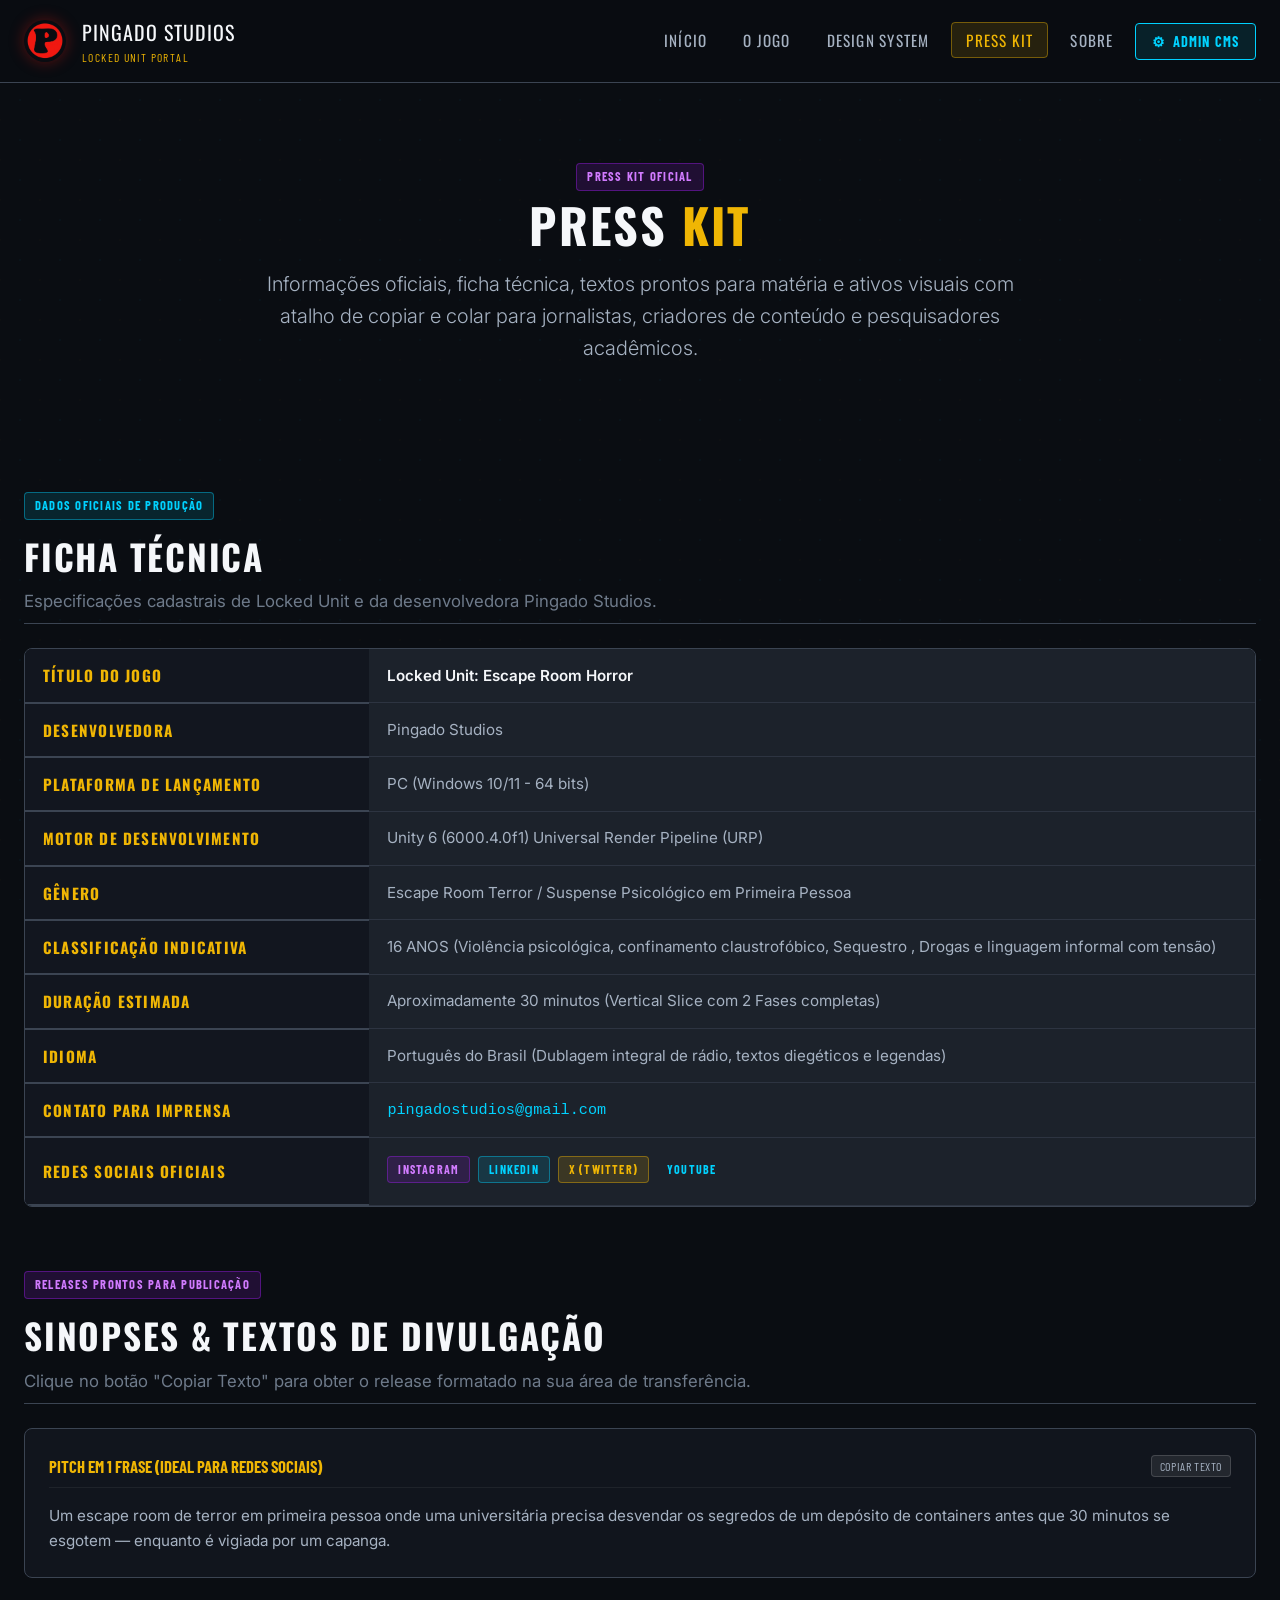
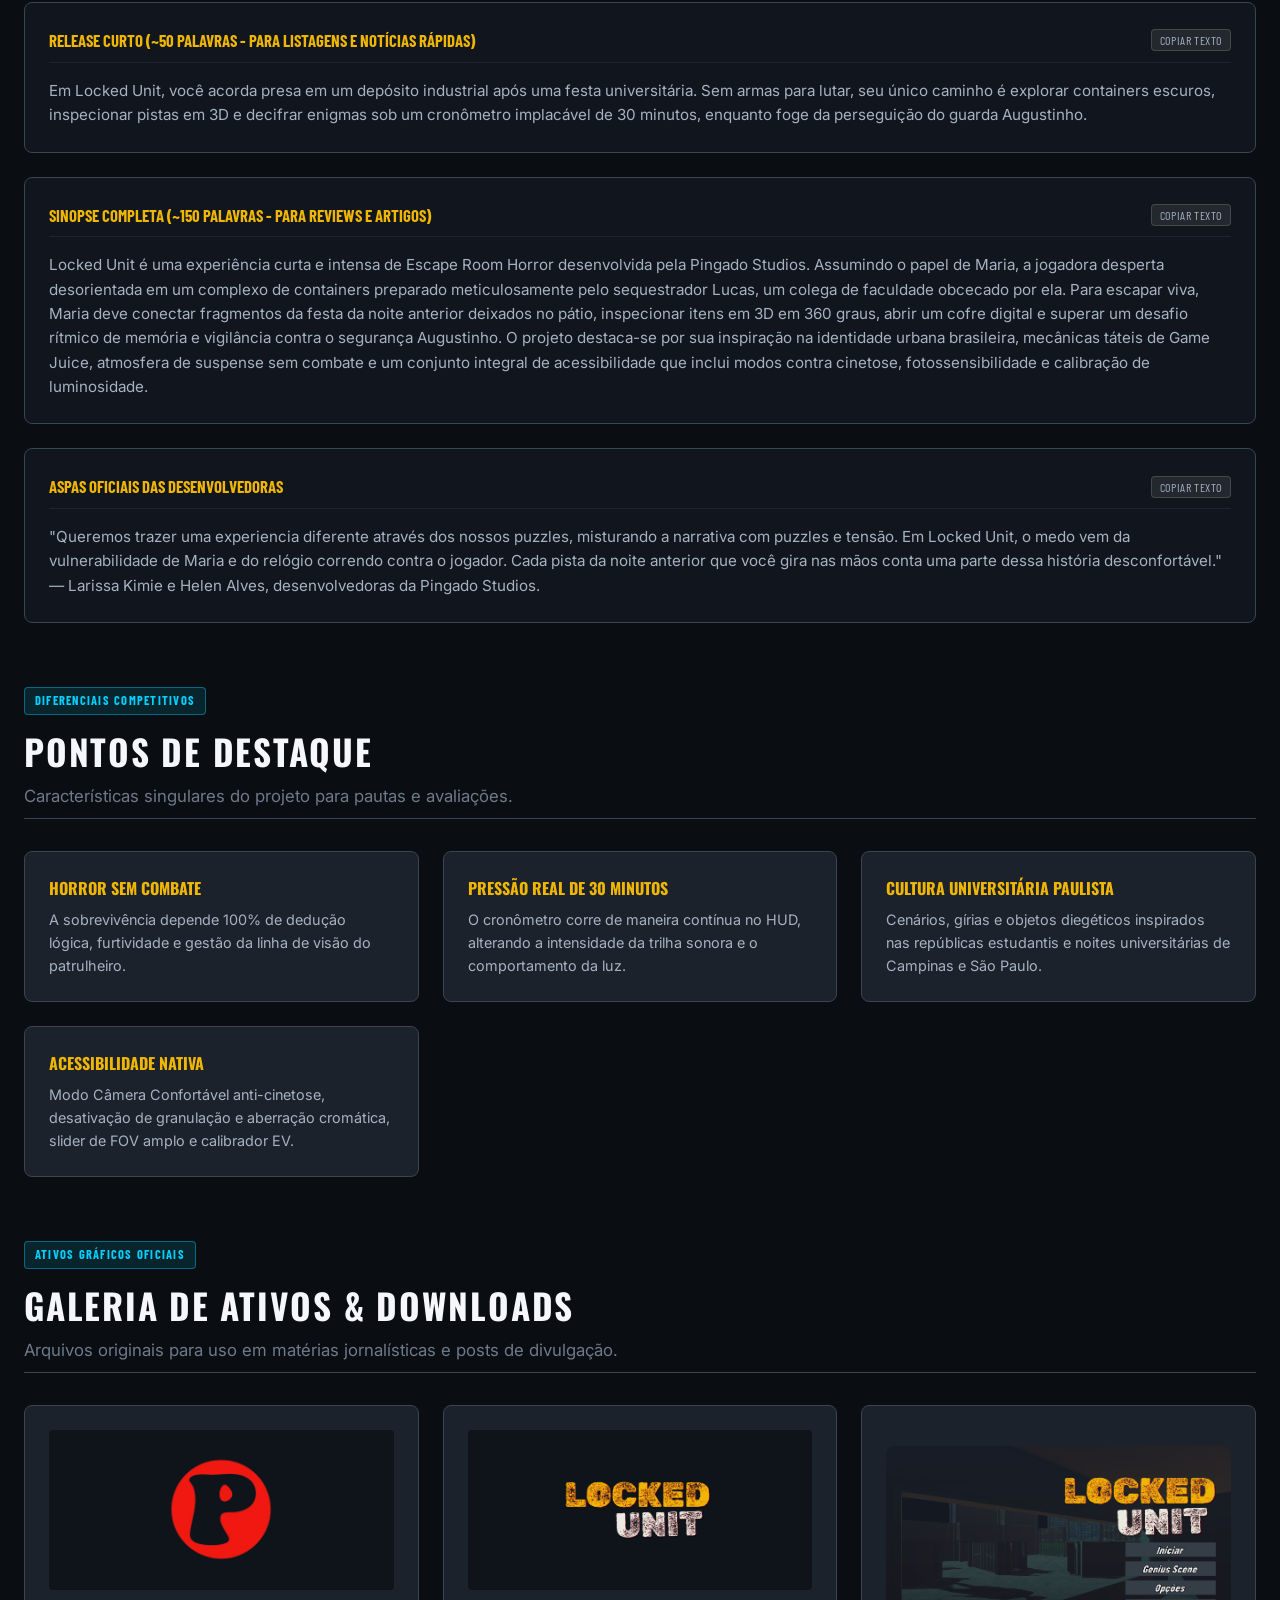
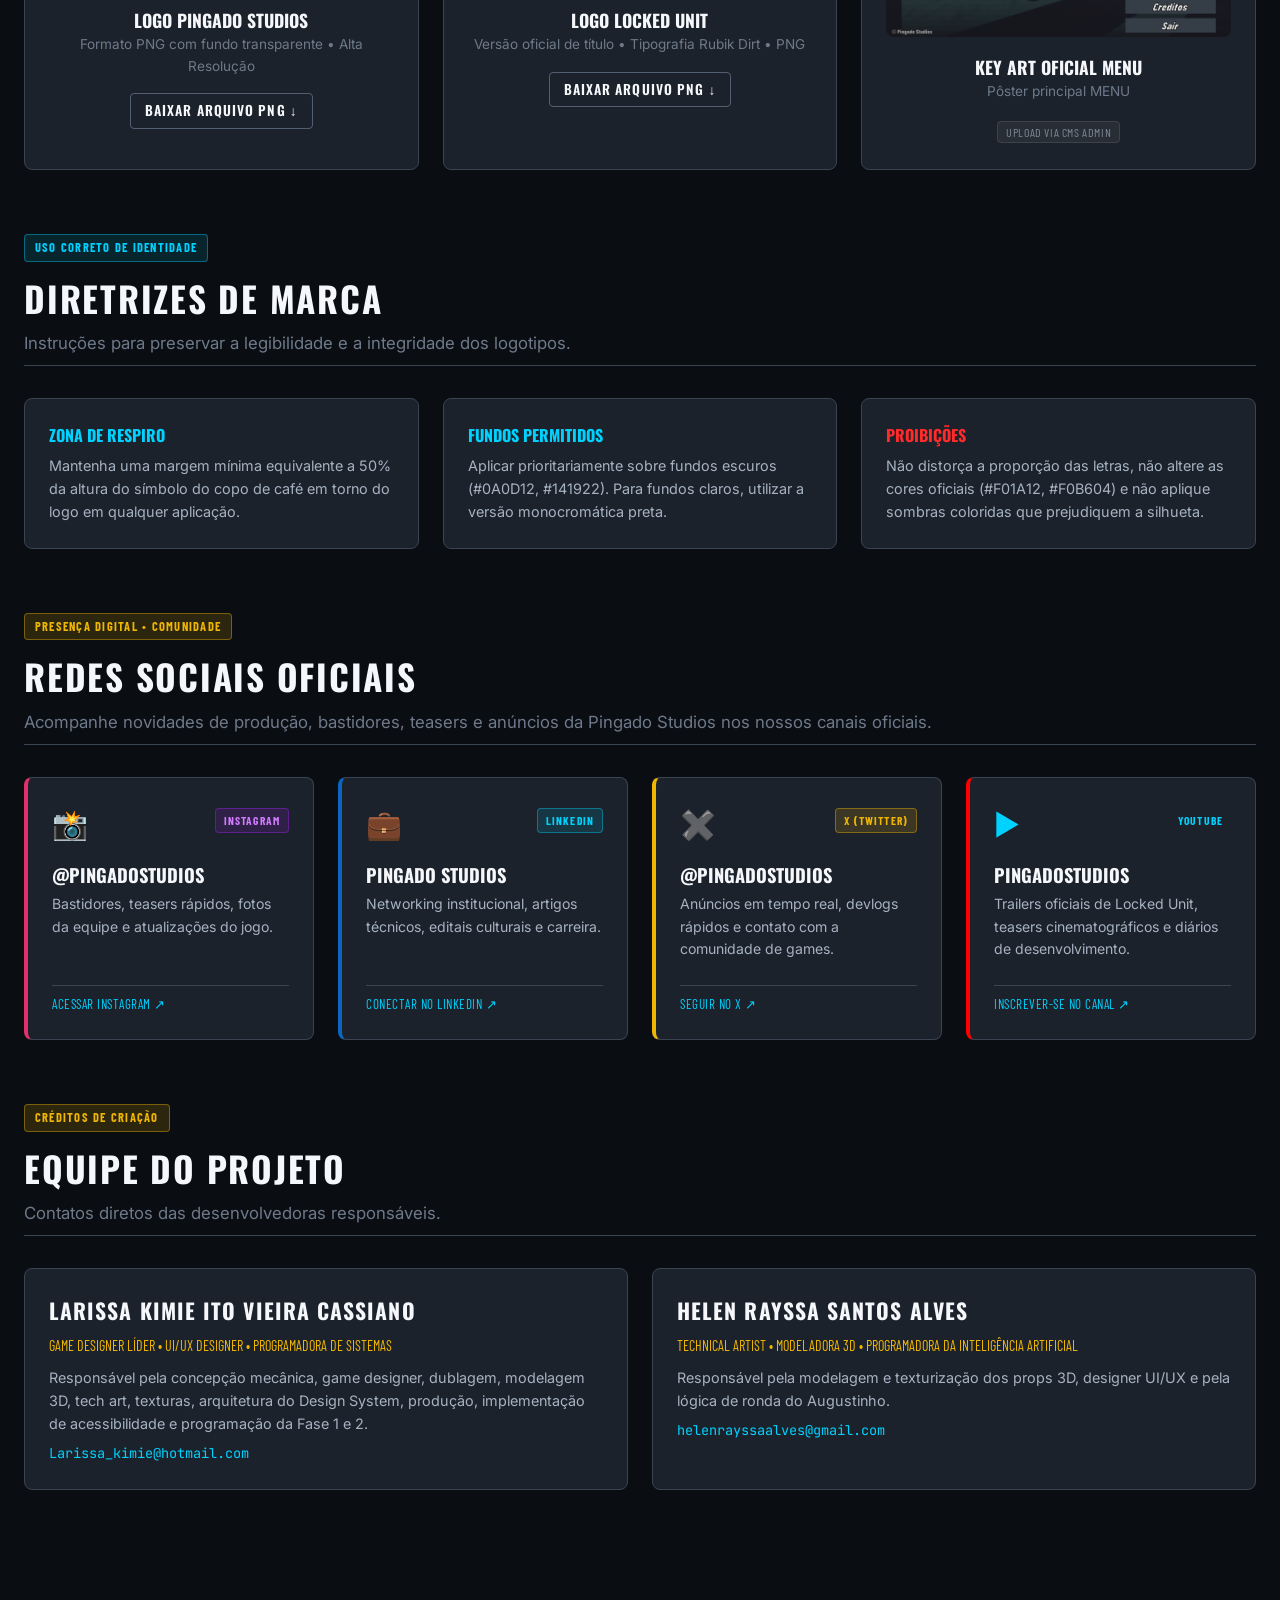
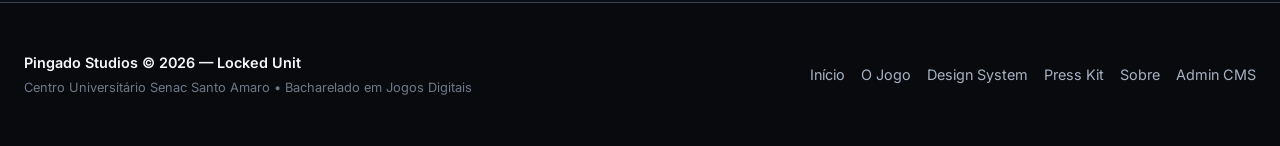
<file: media-kit.html>
<!DOCTYPE html>
<html lang="pt-BR">
<head>
  <meta charset="UTF-8">
  <meta http-equiv="refresh" content="0; url=press-kit.html">
  <title>Redirecionando para Press Kit...</title>
  <link rel="canonical" href="press-kit.html">
</head>
<body>
  <p>Redirecionando para o <a href="press-kit.html">Press Kit Oficial</a>...</p>
</body>
</html>
</file>
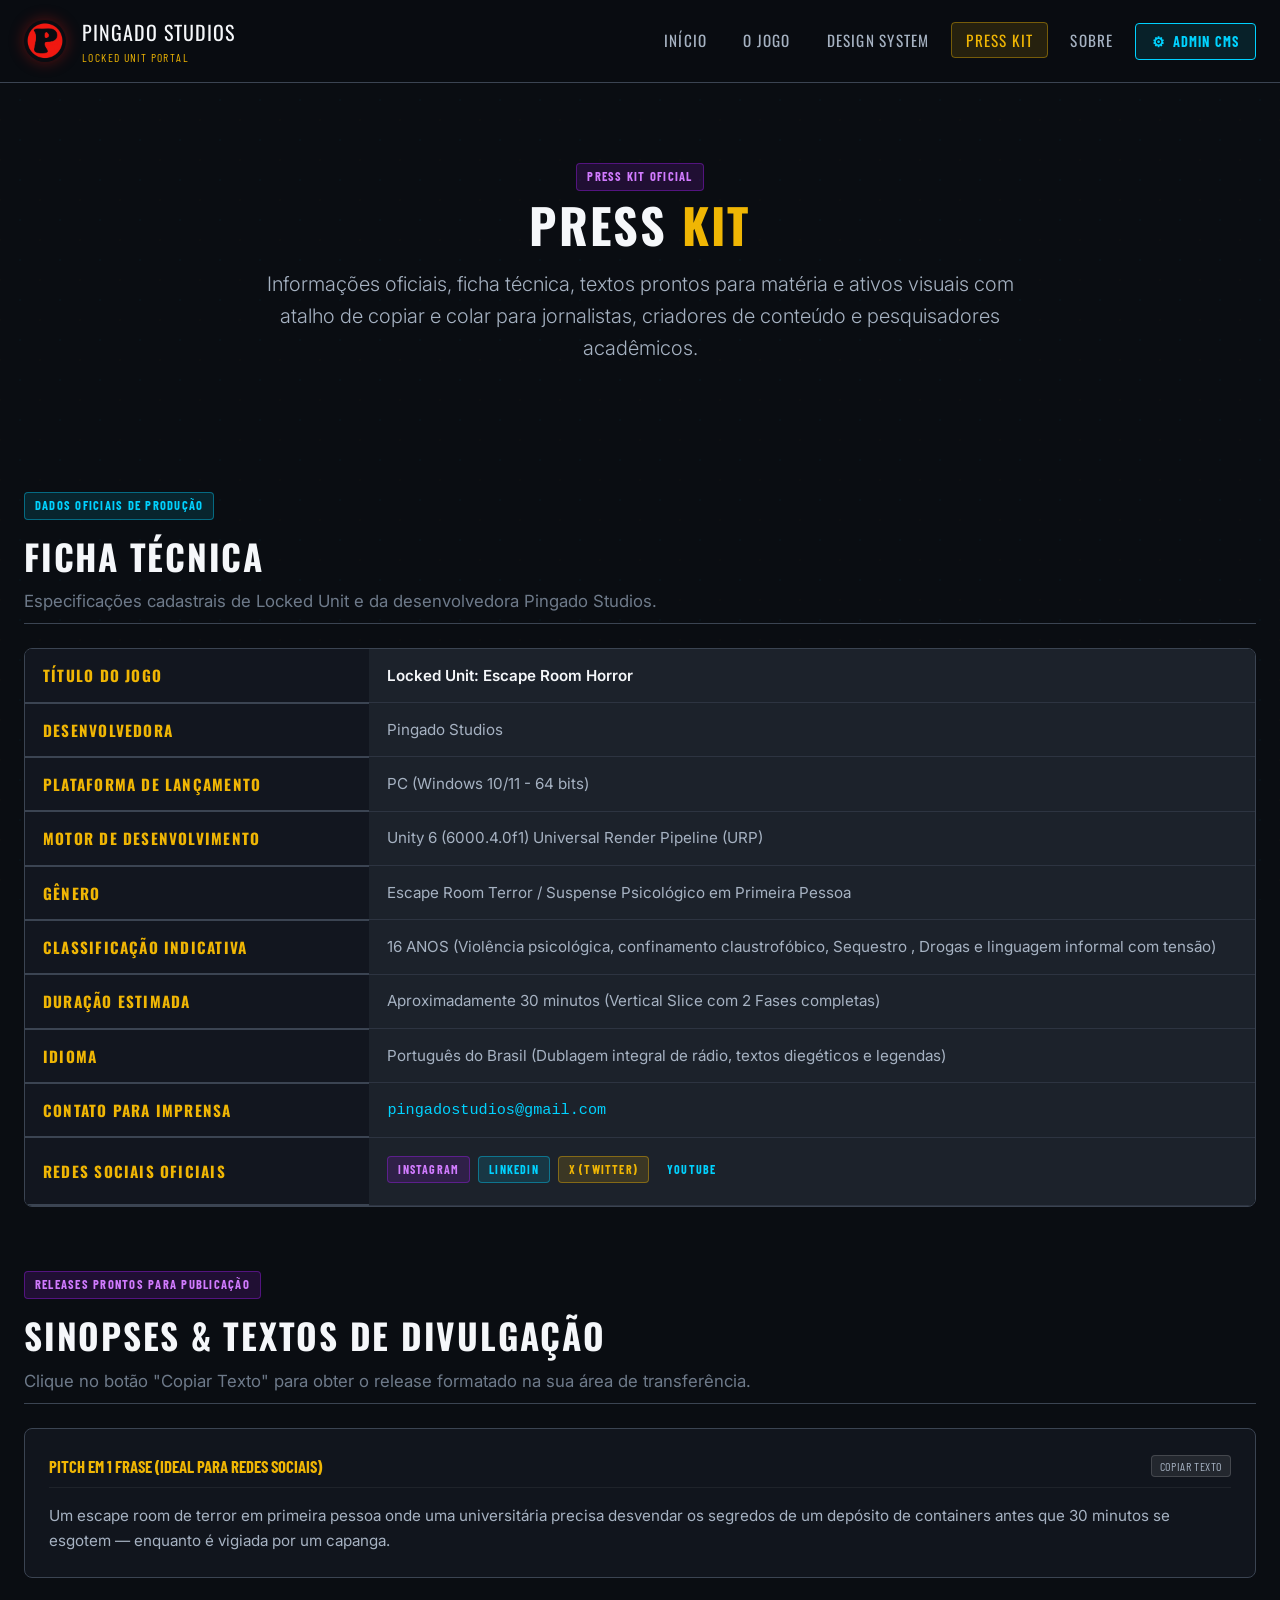
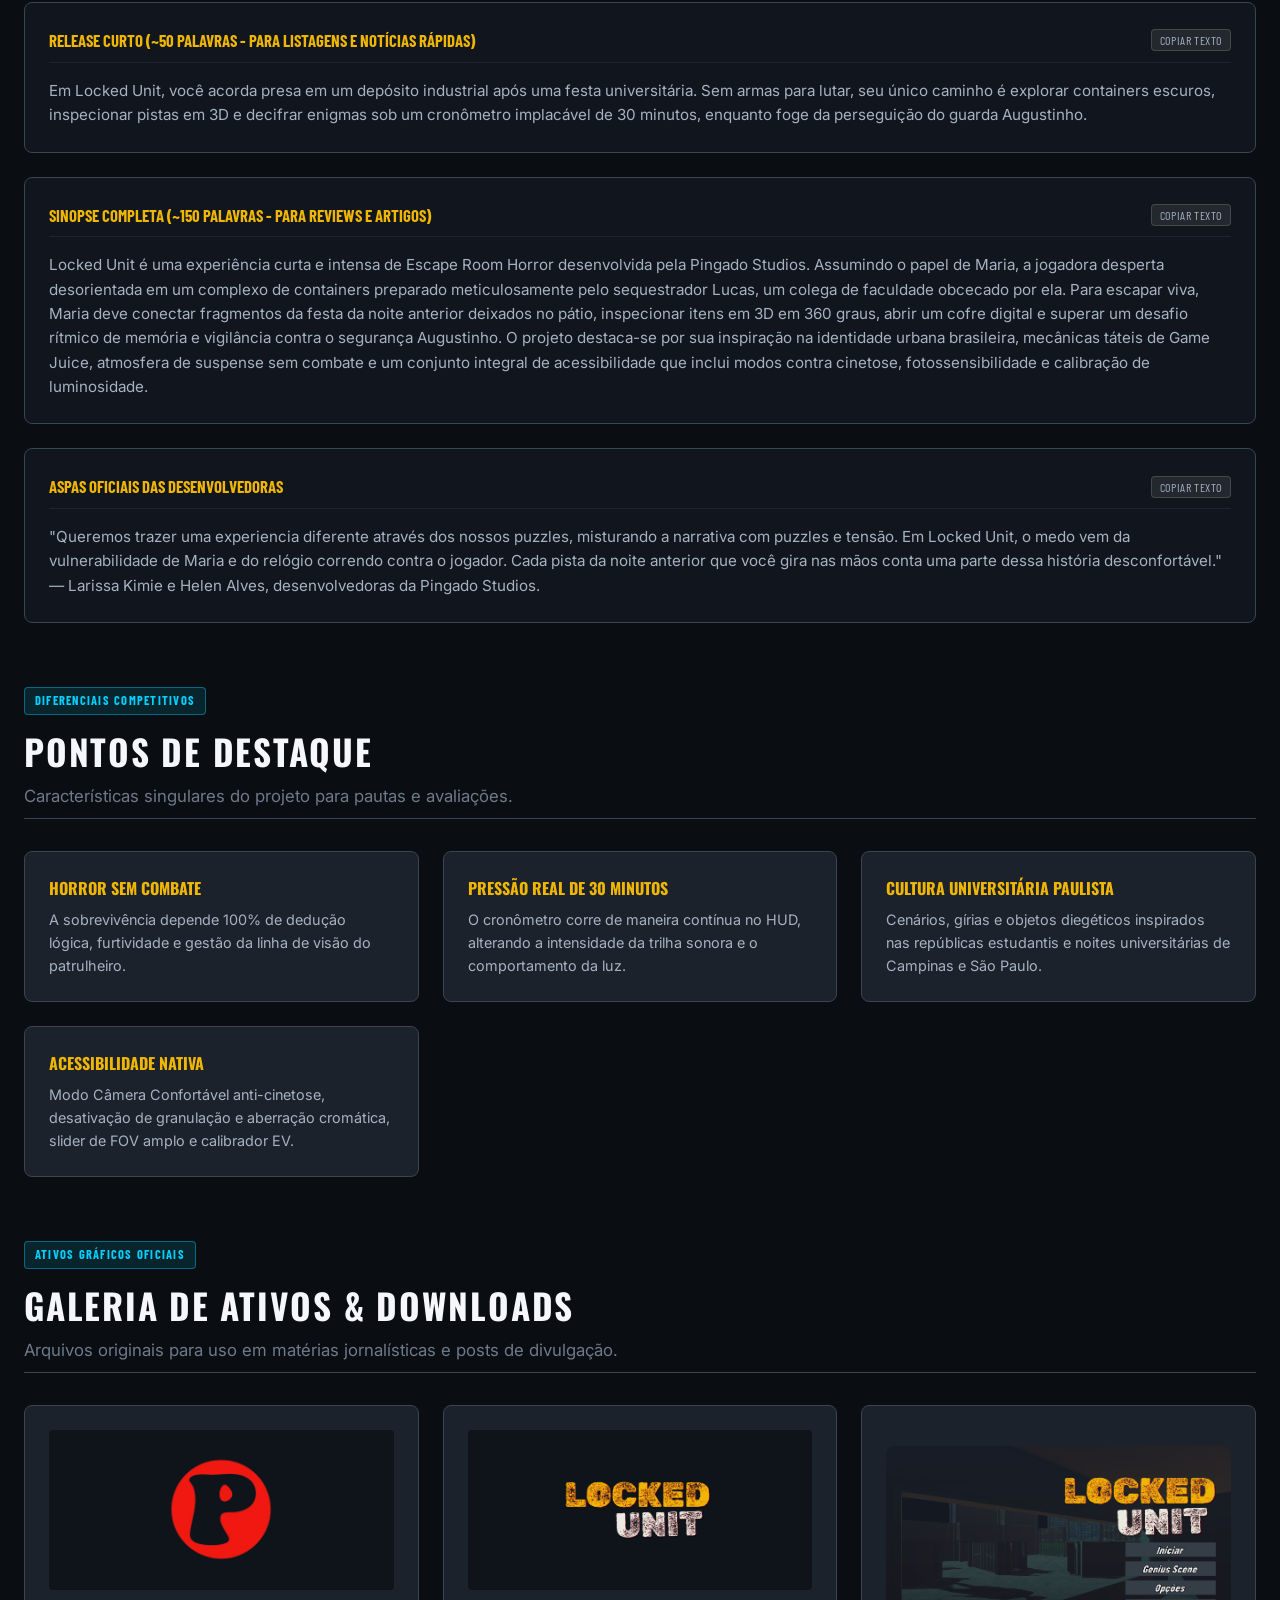
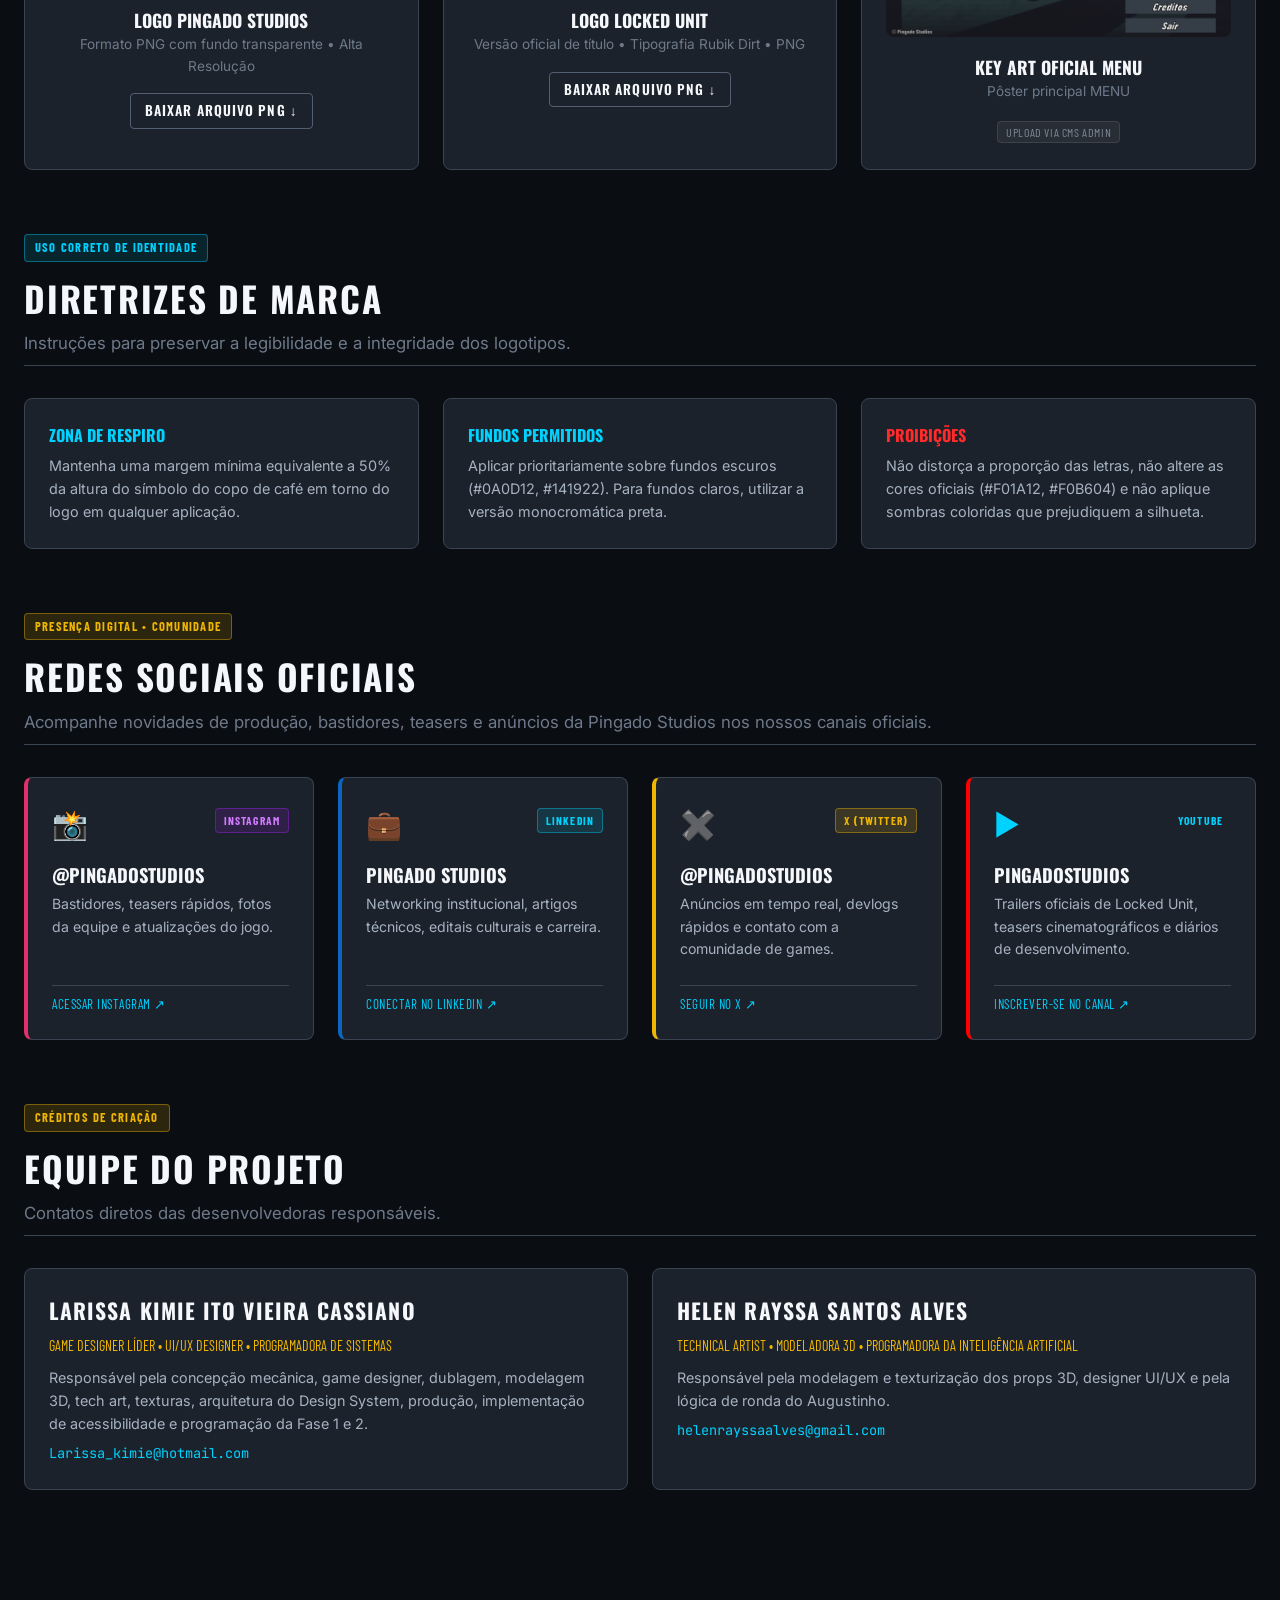
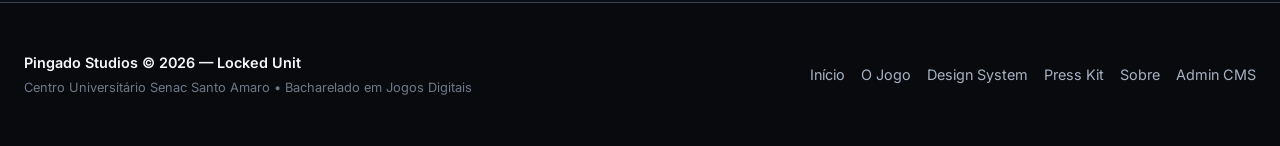
<file: press-kit.html>
<!DOCTYPE html>
<html lang="pt-BR"><head>
  <meta charset="UTF-8">
  <meta name="viewport" content="width=device-width, initial-scale=1.0">
  <title>Press Kit Oficial — Locked Unit | Pingado Studios</title>
  <meta name="description" content="Press Kit oficial de Locked Unit: releases prontos para publicação, ficha técnica completa, regras de marca e download de logos e artes em alta resolução.">
  <link rel="icon" type="image/png" href="assets/img/logo-pingado.png">
  <link rel="stylesheet" href="assets/css/style.css">
<style></style><style></style></head>
<body>

  <!-- CABEÇALHO & NAVEGAÇÃO -->
  <header class="site-header">
    <div class="header-container">
      <a href="index.html" class="brand-link">
        <img src="assets/img/logo-pingado.png" alt="Logo Pingado Studios" class="brand-logo-img">
        <div class="brand-text-wrap">
          <span class="brand-name">Pingado Studios</span>
          <span class="brand-sub">Locked Unit Portal</span>
        </div>
      </a>

      <!-- Botão Hambúrguer Mobile -->
      <button class="nav-toggle-btn" aria-label="Abrir Menu">
        <span></span>
        <span></span>
        <span></span>
      </button>

      <nav>
        <ul class="nav-menu">
          <li><a href="index.html" class="nav-link">Início</a></li>
          <li><a href="locked-unit.html" class="nav-link">O Jogo</a></li>
          <li><a href="design-system.html" class="nav-link">Design System</a></li>
          <li><a href="press-kit.html" class="nav-link active">Press Kit</a></li>
          <li><a href="sobre.html" class="nav-link">Sobre</a></li>
          <li><a href="admin/" class="nav-admin-btn"><span>⚙</span> Admin CMS</a></li>
        </ul>
      </nav>
    </div>
  </header>

  <!-- CONTEÚDO PRINCIPAL -->
  <main class="main-wrapper">

    <!-- HERO DO PRESS KIT -->
    <section class="hero-section" style="padding-top: var(--space-5);">
      <div class="voice-badge voice-imprensa"> PRESS KIT OFICIAL</div>
      <h1 class="hero-title">PRESS <span class="">KIT</span></h1>
      <p class="hero-tagline">Informações oficiais, ficha técnica, textos prontos para matéria e ativos visuais com atalho de copiar e colar para jornalistas, criadores de conteúdo e pesquisadores acadêmicos.</p>
    </section>

    <!-- FICHA TÉCNICA COMPLETA -->
    <section style="margin: var(--space-6) 0;" class="">
      <div class="section-header">
        <div class="voice-badge voice-manual">Dados Oficiais de Produção</div>
        <h2 class="section-title">Ficha Técnica</h2>
        <p class="section-desc">Especificações cadastrais de Locked Unit e da desenvolvedora Pingado Studios.</p>
      </div>

      <div class="table-responsive">
        <table class="ds-table">
          <tbody>
            <tr>
              <th style="width: 28%;" class="">Título do Jogo</th>
              <td style="color: var(--color-text-high); font-weight: 600;" class="">Locked Unit: Escape Room Horror</td>
            </tr>
            <tr>
              <th class="">Desenvolvedora</th>
              <td class="">Pingado Studios </td>
            </tr>
            <tr>
              <th class="">Plataforma de Lançamento</th>
              <td class="">PC (Windows 10/11 - 64 bits)</td>
            </tr>
            <tr>
              <th>Motor de Desenvolvimento</th>
              <td class="">Unity 6 (6000.4.0f1) Universal Render Pipeline (URP)</td>
            </tr>
            <tr>
              <th>Gênero</th>
              <td class="">Escape Room Terror / Suspense Psicológico em Primeira Pessoa</td>
            </tr>
            <tr>
              <th>Classificação Indicativa</th>
              <td class="">16 ANOS (Violência psicológica, confinamento claustrofóbico, Sequestro , Drogas e linguagem informal com tensão)</td>
            </tr>
            <tr>
              <th>Duração Estimada</th>
              <td class="">Aproximadamente 30 minutos (Vertical Slice com 2 Fases completas)</td>
            </tr>
            <tr>
              <th>Idioma</th>
              <td class="">Português do Brasil (Dublagem integral de rádio, textos diegéticos e legendas)</td>
            </tr>
            <tr>
              <th>Contato para Imprensa</th>
              <td class=""><code style="color: var(--color-primary-cyan);" class="">pingadostudios@gmail.com</code></td>
            </tr>
            <tr>
              <th>Redes Sociais Oficiais</th>
              <td>
                <div style="display: flex; flex-wrap: wrap; gap: 8px; margin-top: 4px;">
                  <a href="https://www.instagram.com/pingadostudios/?hl=pt" target="_blank" rel="noopener noreferrer" class="voice-badge voice-imprensa" style="text-decoration: none; font-size: 0.75rem;">Instagram</a>
                  <a href="https://www.linkedin.com/in/pingado-studios-108715385/" target="_blank" rel="noopener noreferrer" class="voice-badge voice-manual" style="text-decoration: none; font-size: 0.75rem;">LinkedIn</a>
                  <a href="https://x.com/pingadostudios" target="_blank" rel="noopener noreferrer" class="voice-badge voice-estudio" style="text-decoration: none; font-size: 0.75rem;">X (Twitter)</a>
                  <a href="https://www.youtube.com/@PingadoStudios" target="_blank" rel="noopener noreferrer" class="voice-badge voice-alerta" style="text-decoration: none; font-size: 0.75rem;">YouTube</a>
                </div>
              </td>
            </tr>
          </tbody>
        </table>
      </div>
    </section>

    <!-- TEXTOS PRONTOS PARA COPIAR -->
    <section style="margin: var(--space-7) 0;" class="">
      <div class="section-header">
        <div class="voice-badge voice-imprensa">Releases Prontos para Publicação</div>
        <h2 class="section-title">Sinopses &amp; Textos de Divulgação</h2>
        <p class="section-desc">Clique no botão "Copiar Texto" para obter o release formatado na sua área de transferência.</p>
      </div>

      <!-- PITCH EM 1 FRASE -->
      <div class="press-snippet-box">
        <div class="press-snippet-header">
          <span class="press-snippet-title">Pitch em 1 Frase (Ideal para Redes Sociais)</span>
          <button class="btn-copy-token" data-copy-target="snippet-pitch">Copiar Texto</button>
        </div>
        <p class="press-snippet-text" id="snippet-pitch">Um escape room de terror em primeira pessoa onde uma universitária precisa desvendar os segredos de um depósito de containers antes que 30 minutos se esgotem — enquanto é vigiada por um capanga.</p>
      </div>

      <!-- RELEASE CURTO (50 PALAVRAS) -->
      <div class="press-snippet-box">
        <div class="press-snippet-header">
          <span class="press-snippet-title">Release Curto (~50 Palavras - Para Listagens e Notícias Rápidas)</span>
          <button class="btn-copy-token" data-copy-target="snippet-curta">Copiar Texto</button>
        </div>
        <p class="press-snippet-text" id="snippet-curta">
          Em Locked Unit, você acorda presa em um depósito industrial após uma festa universitária. Sem armas para lutar, seu único caminho é explorar containers escuros, inspecionar pistas em 3D e decifrar enigmas sob um cronômetro implacável de 30 minutos, enquanto foge da perseguição do guarda Augustinho.
        </p>
      </div>

      <!-- SINOPSE COMPLETA (150 PALAVRAS) -->
      <div class="press-snippet-box">
        <div class="press-snippet-header">
          <span class="press-snippet-title">Sinopse Completa (~150 Palavras - Para Reviews e Artigos)</span>
          <button class="btn-copy-token" data-copy-target="snippet-completa">Copiar Texto</button>
        </div>
        <p class="press-snippet-text" id="snippet-completa">Locked Unit é uma experiência curta e intensa de Escape Room Horror desenvolvida pela Pingado Studios. Assumindo o papel de Maria, a jogadora desperta desorientada em um complexo de containers preparado meticulosamente pelo sequestrador Lucas, um colega de faculdade obcecado por ela. Para escapar viva, Maria deve conectar fragmentos da festa da noite anterior deixados no pátio, inspecionar itens em 3D em 360 graus, abrir um cofre digital e superar um desafio rítmico de memória e vigilância contra o segurança Augustinho. O projeto destaca-se por sua inspiração na identidade urbana brasileira, mecânicas táteis de Game Juice, atmosfera de suspense sem combate e um conjunto integral de acessibilidade que inclui modos contra cinetose, fotossensibilidade e calibração de luminosidade.</p>
      </div>

      <!-- ASPAS DOS DESENVOLVEDORES -->
      <div class="press-snippet-box">
        <div class="press-snippet-header">
          <span class="press-snippet-title">Aspas Oficiais das Desenvolvedoras</span>
          <button class="btn-copy-token" data-copy-target="snippet-aspas">Copiar Texto</button>
        </div>
        <p class="press-snippet-text" id="snippet-aspas">"Queremos trazer uma experiencia diferente através dos nossos puzzles, misturando a narrativa com puzzles e tensão. Em Locked Unit, o medo vem da vulnerabilidade de Maria e do relógio correndo contra o jogador. Cada pista da noite anterior que você gira nas mãos conta uma parte dessa história desconfortável." — Larissa Kimie e Helen Alves, desenvolvedoras da Pingado Studios.</p>
      </div>
    </section>

    <!-- DESTAQUES DO PROJETO -->
    <section style="margin: var(--space-7) 0;" class="">
      <div class="section-header">
        <div class="voice-badge voice-manual">Diferenciais Competitivos</div>
        <h2 class="section-title">Pontos de Destaque</h2>
        <p class="section-desc">Características singulares do projeto para pautas e avaliações.</p>
      </div>

      <div class="cards-grid">
        <div class="card">
          <h4 style="font-family: var(--font-heading); color: var(--color-hazard-yellow); text-transform: uppercase; margin-bottom: 6px;" class="">
            Horror Sem Combate
          </h4>
          <p style="font-size: 0.9rem; color: var(--color-text-medium);" class="">
            A sobrevivência depende 100% de dedução lógica, furtividade e gestão da linha de visão do patrulheiro.
          </p>
        </div>

        <div class="card">
          <h4 style="font-family: var(--font-heading); color: var(--color-hazard-yellow); text-transform: uppercase; margin-bottom: 6px;" class="">
            Pressão Real de 30 Minutos
          </h4>
          <p style="font-size: 0.9rem; color: var(--color-text-medium);" class="">
            O cronômetro corre de maneira contínua no HUD, alterando a intensidade da trilha sonora e o comportamento da luz.
          </p>
        </div>

        <div class="card">
          <h4 style="font-family: var(--font-heading); color: var(--color-hazard-yellow); text-transform: uppercase; margin-bottom: 6px;">
            Cultura Universitária Paulista
          </h4>
          <p style="font-size: 0.9rem; color: var(--color-text-medium);" class="">
            Cenários, gírias e objetos diegéticos inspirados nas repúblicas estudantis e noites universitárias de Campinas e São Paulo.
          </p>
        </div>

        <div class="card">
          <h4 style="font-family: var(--font-heading); color: var(--color-hazard-yellow); text-transform: uppercase; margin-bottom: 6px;" class="">
            Acessibilidade Nativa
          </h4>
          <p style="font-size: 0.9rem; color: var(--color-text-medium);" class="">
            Modo Câmera Confortável anti-cinetose, desativação de granulação e aberração cromática, slider de FOV amplo e calibrador EV.
          </p>
        </div>
      </div>
    </section>

    <!-- GALERIA DE ATIVOS & DOWNLOADS -->
    <section style="margin: var(--space-7) 0;" class="">
      <div class="section-header">
        <div class="voice-badge voice-manual">Ativos Gráficos Oficiais</div>
        <h2 class="section-title">Galeria de Ativos &amp; Downloads</h2>
        <p class="section-desc">Arquivos originais para uso em matérias jornalísticas e posts de divulgação.</p>
      </div>

      <div class="cards-grid">
        <!-- LOGO PINGADO -->
        <div class="card" style="text-align: center;">
          <div style="background: #0f131a; padding: var(--space-4); border-radius: var(--radius-sm); margin-bottom: var(--space-3); display: flex; align-items: center; justify-content: center; height: 160px;" class="">
            <img src="assets/img/logo-pingado.png" alt="Logo Pingado Studios" style="max-height: 120px;" class="">
          </div>
          <h4 style="font-family: var(--font-heading); text-transform: uppercase; font-size: 1.1rem; color: var(--color-text-high);" class="">Logo Pingado Studios</h4>
          <p style="font-size: 0.85rem; color: var(--color-text-muted); margin-bottom: var(--space-3);" class="">Formato PNG com fundo transparente • Alta Resolução</p>
          <a href="assets/img/logo-pingado.png" download="logo-pingado-studios.png" class="btn btn-outline" style="font-size: 0.85rem; padding: 6px 14px;">Baixar Arquivo PNG ↓</a>
        </div>

        <!-- LOGO LOCKED UNIT -->
        <div class="card" style="text-align: center;">
          <div style="background: #0f131a; padding: var(--space-4); border-radius: var(--radius-sm); margin-bottom: var(--space-3); display: flex; align-items: center; justify-content: center; height: 160px;" class="">
            <img src="assets/img/logo-locked-unit.png" alt="Logo Locked Unit" style="max-height: 90px;" class="">
          </div>
          <h4 style="font-family: var(--font-heading); text-transform: uppercase; font-size: 1.1rem; color: var(--color-text-high);" class="">Logo Locked Unit</h4>
          <p style="font-size: 0.85rem; color: var(--color-text-muted); margin-bottom: var(--space-3);" class="">Versão oficial de título • Tipografia Rubik Dirt • PNG</p>
          <a href="assets/img/logo-locked-unit.png" download="logo-locked-unit.png" class="btn btn-outline" style="font-size: 0.85rem; padding: 6px 14px;">Baixar Arquivo PNG ↓</a>
        </div>

        <!-- KEY ART PLACEHOLDER -->
        <div class="card" style="text-align: center;">
          <img class="preview-img" alt="imagem_2026-11-21_151110943.png" style="max-width: 100%; border-radius: 8px; display: block; margin: 16px auto;" src="assets/img/uploads/imagem_2026-11-21_151110943.png">
          <h4 style="font-family: var(--font-heading); text-transform: uppercase; font-size: 1.1rem; color: var(--color-text-high);" class="">KEY ART OFICIAL MENU</h4>
          <p style="font-size: 0.85rem; color: var(--color-text-muted); margin-bottom: var(--space-3);" class="">Pôster principal MENU</p>
          <span class="btn-copy-token" style="cursor: default; opacity: 0.7;">Upload via CMS Admin</span>
        </div>
      </div>
    </section>

    <!-- DIRETRIZES DA MARCA -->
    <section style="margin: var(--space-7) 0;" class="">
      <div class="section-header">
        <div class="voice-badge voice-manual">Uso Correto de Identidade</div>
        <h2 class="section-title">Diretrizes de Marca</h2>
        <p class="section-desc">Instruções para preservar a legibilidade e a integridade dos logotipos.</p>
      </div>

      <div class="cards-grid">
        <div class="card">
          <h4 style="font-family: var(--font-heading); color: var(--color-primary-cyan); text-transform: uppercase; margin-bottom: 6px;" class="">Zona de Respiro</h4>
          <p style="font-size: 0.9rem; color: var(--color-text-medium);" class="">Mantenha uma margem mínima equivalente a 50% da altura do símbolo do copo de café em torno do logo em qualquer aplicação.</p>
        </div>
        <div class="card">
          <h4 style="font-family: var(--font-heading); color: var(--color-primary-cyan); text-transform: uppercase; margin-bottom: 6px;" class="">Fundos Permitidos</h4>
          <p style="font-size: 0.9rem; color: var(--color-text-medium);" class="">Aplicar prioritariamente sobre fundos escuros (#0A0D12, #141922). Para fundos claros, utilizar a versão monocromática preta.</p>
        </div>
        <div class="card">
          <h4 style="font-family: var(--font-heading); color: var(--color-alert-red); text-transform: uppercase; margin-bottom: 6px;" class="">Proibições</h4>
          <p style="font-size: 0.9rem; color: var(--color-text-medium);" class="">Não distorça a proporção das letras, não altere as cores oficiais (#F01A12, #F0B604) e não aplique sombras coloridas que prejudiquem a silhueta.</p>
        </div>
      </div>
    </section>

    <!-- REDES SOCIAIS & CANAIS OFICIAIS -->
    <section style="margin: var(--space-7) 0;">
      <div class="section-header">
        <div class="voice-badge voice-estudio">Presença Digital • Comunidade</div>
        <h2 class="section-title">Redes Sociais Oficiais</h2>
        <p class="section-desc">Acompanhe novidades de produção, bastidores, teasers e anúncios da Pingado Studios nos nossos canais oficiais.</p>
      </div>

      <div class="cards-grid" style="grid-template-columns: repeat(auto-fit, minmax(260px, 1fr));">
        <!-- INSTAGRAM -->
        <a href="https://www.instagram.com/pingadostudios/?hl=pt" target="_blank" rel="noopener noreferrer" class="card" style="text-decoration: none; display: flex; flex-direction: column; justify-content: space-between; border-left: 4px solid #E1306C; transition: transform 0.2s ease, border-color 0.2s ease;">
          <div>
            <div style="display: flex; align-items: center; justify-content: space-between; margin-bottom: 12px;">
              <span style="font-size: 1.8rem;">📸</span>
              <span class="voice-badge voice-imprensa" style="font-size: 0.72rem; padding: 2px 8px;">Instagram</span>
            </div>
            <h4 style="font-family: var(--font-heading); color: var(--color-text-high); text-transform: uppercase; font-size: 1.15rem; margin-bottom: 4px;">@pingadostudios</h4>
            <p style="font-size: 0.88rem; color: var(--color-text-medium);">Bastidores, teasers rápidos, fotos da equipe e atualizações do jogo.</p>
          </div>
          <div style="margin-top: var(--space-4); padding-top: var(--space-2); border-top: 1px solid var(--color-border-metal); display: flex; align-items: center; justify-content: space-between;">
            <span style="font-size: 0.82rem; color: var(--color-primary-cyan); font-family: var(--font-hud); text-transform: uppercase; letter-spacing: 0.5px;">Acessar Instagram ↗</span>
          </div>
        </a>

        <!-- LINKEDIN -->
        <a href="https://www.linkedin.com/in/pingado-studios-108715385/" target="_blank" rel="noopener noreferrer" class="card" style="text-decoration: none; display: flex; flex-direction: column; justify-content: space-between; border-left: 4px solid #0A66C2; transition: transform 0.2s ease, border-color 0.2s ease;">
          <div>
            <div style="display: flex; align-items: center; justify-content: space-between; margin-bottom: 12px;">
              <span style="font-size: 1.8rem;">💼</span>
              <span class="voice-badge voice-manual" style="font-size: 0.72rem; padding: 2px 8px;">LinkedIn</span>
            </div>
            <h4 style="font-family: var(--font-heading); color: var(--color-text-high); text-transform: uppercase; font-size: 1.15rem; margin-bottom: 4px;">Pingado Studios</h4>
            <p style="font-size: 0.88rem; color: var(--color-text-medium);">Networking institucional, artigos técnicos, editais culturais e carreira.</p>
          </div>
          <div style="margin-top: var(--space-4); padding-top: var(--space-2); border-top: 1px solid var(--color-border-metal); display: flex; align-items: center; justify-content: space-between;">
            <span style="font-size: 0.82rem; color: var(--color-primary-cyan); font-family: var(--font-hud); text-transform: uppercase; letter-spacing: 0.5px;">Conectar no LinkedIn ↗</span>
          </div>
        </a>

        <!-- X (TWITTER) -->
        <a href="https://x.com/pingadostudios" target="_blank" rel="noopener noreferrer" class="card" style="text-decoration: none; display: flex; flex-direction: column; justify-content: space-between; border-left: 4px solid var(--color-hazard-yellow); transition: transform 0.2s ease, border-color 0.2s ease;">
          <div>
            <div style="display: flex; align-items: center; justify-content: space-between; margin-bottom: 12px;">
              <span style="font-size: 1.8rem;">✖️</span>
              <span class="voice-badge voice-estudio" style="font-size: 0.72rem; padding: 2px 8px;">X (Twitter)</span>
            </div>
            <h4 style="font-family: var(--font-heading); color: var(--color-text-high); text-transform: uppercase; font-size: 1.15rem; margin-bottom: 4px;">@pingadostudios</h4>
            <p style="font-size: 0.88rem; color: var(--color-text-medium);">Anúncios em tempo real, devlogs rápidos e contato com a comunidade de games.</p>
          </div>
          <div style="margin-top: var(--space-4); padding-top: var(--space-2); border-top: 1px solid var(--color-border-metal); display: flex; align-items: center; justify-content: space-between;">
            <span style="font-size: 0.82rem; color: var(--color-primary-cyan); font-family: var(--font-hud); text-transform: uppercase; letter-spacing: 0.5px;">Seguir no X ↗</span>
          </div>
        </a>

        <!-- YOUTUBE -->
        <a href="https://www.youtube.com/@PingadoStudios" target="_blank" rel="noopener noreferrer" class="card" style="text-decoration: none; display: flex; flex-direction: column; justify-content: space-between; border-left: 4px solid #FF0000; transition: transform 0.2s ease, border-color 0.2s ease;">
          <div>
            <div style="display: flex; align-items: center; justify-content: space-between; margin-bottom: 12px;">
              <span style="font-size: 1.8rem;">▶️</span>
              <span class="voice-badge voice-alerta" style="font-size: 0.72rem; padding: 2px 8px;">YouTube</span>
            </div>
            <h4 style="font-family: var(--font-heading); color: var(--color-text-high); text-transform: uppercase; font-size: 1.15rem; margin-bottom: 4px;">PingadoStudios</h4>
            <p style="font-size: 0.88rem; color: var(--color-text-medium);">Trailers oficiais de Locked Unit, teasers cinematográficos e diários de desenvolvimento.</p>
          </div>
          <div style="margin-top: var(--space-4); padding-top: var(--space-2); border-top: 1px solid var(--color-border-metal); display: flex; align-items: center; justify-content: space-between;">
            <span style="font-size: 0.82rem; color: var(--color-primary-cyan); font-family: var(--font-hud); text-transform: uppercase; letter-spacing: 0.5px;">Inscrever-se no Canal ↗</span>
          </div>
        </a>
      </div>
    </section>

    <!-- EQUIPE & CONTATO -->
    <section style="margin: var(--space-7) 0;" class="">
      <div class="section-header">
        <div class="voice-badge voice-estudio">Créditos de Criação</div>
        <h2 class="section-title">Equipe do Projeto</h2>
        <p class="section-desc">Contatos diretos das desenvolvedoras responsáveis.</p>
      </div>

      <div class="cards-grid">
        <div class="card">
          <h3 class="card-title">Larissa Kimie Ito Vieira Cassiano</h3>
          <p style="font-size: 0.88rem; color: var(--color-hazard-yellow); font-family: var(--font-hud); text-transform: uppercase; margin-bottom: 8px;" class="">
            Game Designer Líder • UI/UX Designer • Programadora de Sistemas
          </p>
          <p style="font-size: 0.9rem; color: var(--color-text-medium); margin-bottom: 8px;" class="">Responsável pela concepção mecânica, game designer, dublagem, modelagem 3D, tech art, texturas, arquitetura do Design System, produção, implementação de acessibilidade e programação da Fase 1 e 2.</p>
          <p style="font-size: 0.85rem; color: var(--color-primary-cyan); font-family: var(--font-code);" class="">Larissa_kimie@hotmail.com</p>
        </div>

        <div class="card">
          <h3 class="card-title">Helen Rayssa Santos Alves</h3>
          <p style="font-size: 0.88rem; color: var(--color-hazard-yellow); font-family: var(--font-hud); text-transform: uppercase; margin-bottom: 8px;" class="">
            Technical Artist • Modeladora 3D • Programadora da Inteligência Artificial
          </p>
          <p style="font-size: 0.9rem; color: var(--color-text-medium); margin-bottom: 8px;" class="">Responsável pela modelagem e texturização dos props 3D, designer UI/UX e pela lógica de ronda do Augustinho.</p>
          <p style="font-size: 0.85rem; color: var(--color-primary-cyan); font-family: var(--font-code);" class="">helenrayssaalves@gmail.com</p>
        </div>
      </div>
    </section>

  </main>

  <!-- RODAPÉ -->
  <footer class="site-footer">
    <div class="footer-container">
      <div class="">
        <p style="color: var(--color-text-high); font-weight: 600;" class="">Pingado Studios © 2026 — Locked Unit</p>
        <p style="font-size: 0.8rem; margin-top: 4px;" class="">Centro Universitário Senac Santo Amaro • Bacharelado em Jogos Digitais</p>
        <p style="font-size: 0.8rem; color: var(--color-text-muted);" class=""></p>
      </div>

      <ul class="footer-links">
        <li><a href="index.html">Início</a></li>
        <li><a href="locked-unit.html">O Jogo</a></li>
        <li><a href="design-system.html" class="">Design System</a></li>
        <li><a href="press-kit.html">Press Kit</a></li>
        <li class=""><a href="sobre.html">Sobre</a></li>
        <li class=""><a href="admin/" class="">Admin CMS</a></li>
      </ul>
    </div>
  </footer>

  <script src="assets/js/app.js"></script>

</body></html>
</file>
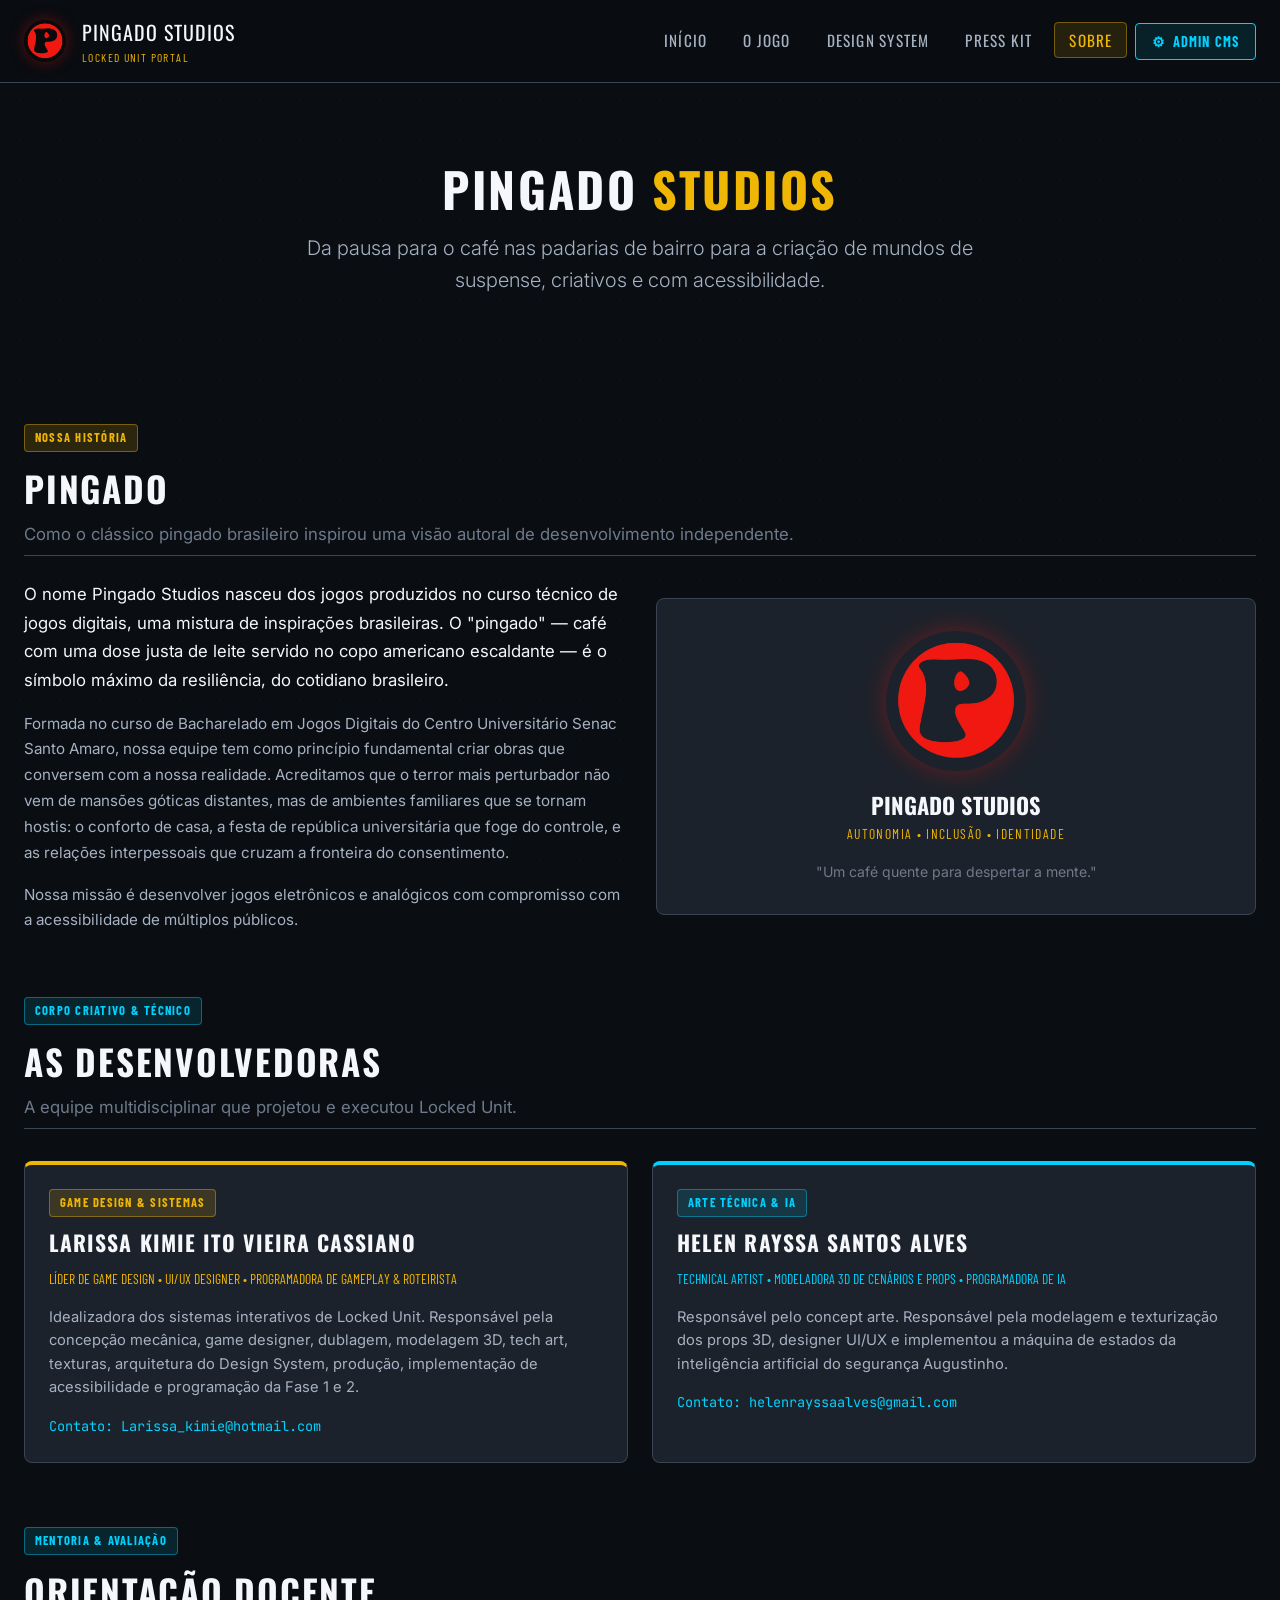
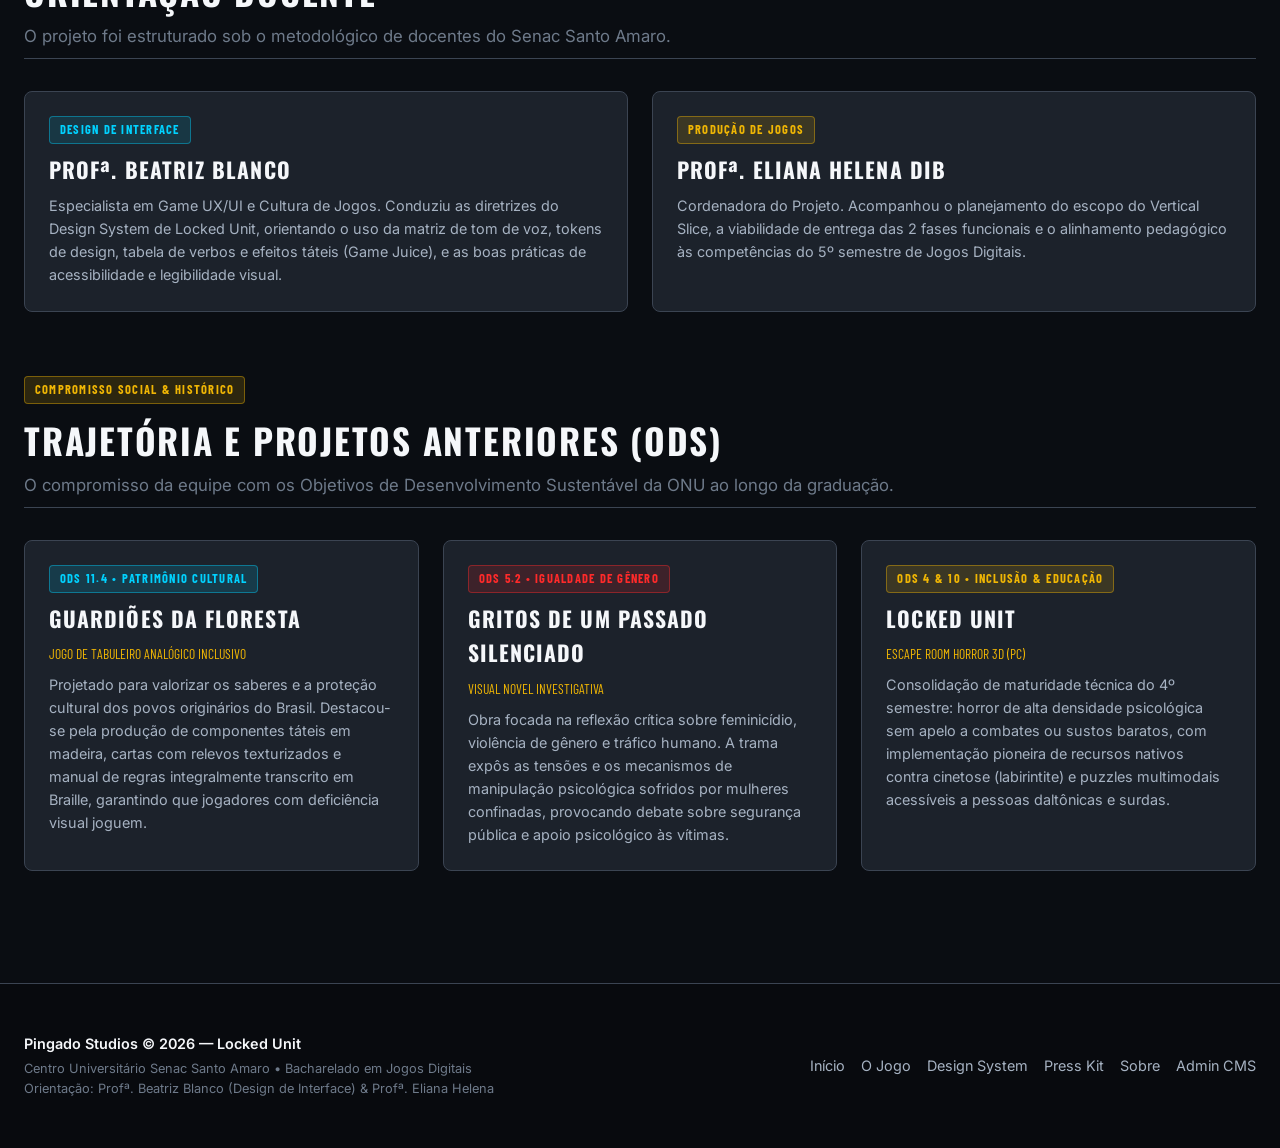
<file: sobre.html>
<!DOCTYPE html>
<html lang="pt-BR" class=""><link type="text/css" id="dark-mode" rel="stylesheet" href=""><style type="text/css" id="dark-mode-сustom-style"></style><style type="text/css" id="dark-mode-theme-changer-style"></style><head>
  <meta charset="UTF-8">
  <meta name="viewport" content="width=device-width, initial-scale=1.0">
  <title>Sobre o Estúdio — Pingado Studios | Locked Unit</title>
  <meta name="description" content="Conheça a história da Pingado Studios, o perfil das desenvolvedoras Larissa Kimie e Helen Alves, as orientadoras acadêmicas e os projetos anteriores focados em ODS.">
  <link rel="icon" type="image/png" href="assets/img/logo-pingado.png">
  <link rel="stylesheet" href="assets/css/style.css">
<style></style><style></style></head>
<body>

  <!-- CABEÇALHO & NAVEGAÇÃO -->
  <header class="site-header">
    <div class="header-container">
      <a href="index.html" class="brand-link">
        <img src="assets/img/uploads/pingadostudios.jpeg" alt="Logo Pingado Studios" class="brand-logo-img">
        <div class="brand-text-wrap">
          <span class="brand-name">Pingado Studios</span>
          <span class="brand-sub">Locked Unit Portal</span>
        </div>
      </a>

      <!-- Botão Hambúrguer Mobile -->
      <button class="nav-toggle-btn" aria-label="Abrir Menu">
        <span></span>
        <span></span>
        <span></span>
      </button>

      <nav>
        <ul class="nav-menu">
          <li><a href="index.html" class="nav-link">Início</a></li>
          <li><a href="locked-unit.html" class="nav-link">O Jogo</a></li>
          <li><a href="design-system.html" class="nav-link">Design System</a></li>
          <li><a href="press-kit.html" class="nav-link">Press Kit</a></li>
          <li><a href="sobre.html" class="nav-link active">Sobre</a></li>
          <li><a href="admin/" class="nav-admin-btn"><span class="">⚙</span> Admin CMS</a></li>
        </ul>
      </nav>
    </div>
  </header>

  <!-- CONTEÚDO PRINCIPAL -->
  <main class="main-wrapper">

    <!-- HERO DO SOBRE -->
    <section class="hero-section" style="padding-top: var(--space-5);">
      
      <h1 class="hero-title">PINGADO <span class="">STUDIOS</span></h1>
      <p class="hero-tagline">Da pausa para o café nas padarias de bairro para a criação de mundos de suspense, criativos e com acessibilidade.</p>
    </section>

    <!-- ORIGEM E FILOSOFIA -->
    <section style="margin: var(--space-6) 0;" class="">
      <div class="section-header">
        <div class="voice-badge voice-estudio">Nossa História</div>
        <h2 class="section-title">Pingado</h2>
        <p class="section-desc">Como o clássico pingado brasileiro inspirou uma visão autoral de desenvolvimento independente.</p>
      </div>

      <div style="display: grid; grid-template-columns: repeat(auto-fit, minmax(320px, 1fr)); gap: var(--space-5); align-items: center;" class="">
        <div class="">
          <p style="margin-bottom: var(--space-3); color: var(--color-text-high); font-size: 1.05rem; line-height: 1.7;" class="">O nome Pingado Studios nasceu dos jogos produzidos no curso técnico de jogos digitais, uma mistura de inspirações brasileiras. O "pingado" — café com uma dose justa de leite servido no copo americano escaldante — é o símbolo máximo da resiliência, do cotidiano brasileiro.</p>
          <p style="margin-bottom: var(--space-3); color: var(--color-text-medium); font-size: 0.95rem; line-height: 1.7;" class="">Formada no curso de Bacharelado em Jogos Digitais do Centro Universitário Senac Santo Amaro, nossa equipe tem como princípio fundamental criar obras que conversem com a nossa realidade. Acreditamos que o terror mais perturbador não vem de mansões góticas distantes, mas de ambientes familiares que se tornam hostis: o conforto de casa, a festa de república universitária que foge do controle, e as relações interpessoais que cruzam a fronteira do consentimento.</p>
          <p style="color: var(--color-text-medium); font-size: 0.95rem; line-height: 1.7;" class="">Nossa missão é desenvolver jogos eletrônicos e analógicos com compromisso com a acessibilidade de múltiplos públicos.</p>
        </div>

        <div style="text-align: center; background: var(--color-surface-container); border: 1px solid var(--color-border-metal); border-radius: var(--radius-md); padding: var(--space-5);" class="">
          <img src="assets/img/logo-pingado.png" alt="Pingado Studios Emblema" style="width: 140px; margin: 0 auto var(--space-3); border-radius: 50%; box-shadow: 0 0 25px rgba(240, 26, 18, 0.35);" class="">
          <h3 style="font-family: var(--font-heading); font-size: 1.4rem; text-transform: uppercase; color: var(--color-text-high);" class="">Pingado Studios</h3>
          <p style="font-size: 0.85rem; color: var(--color-hazard-yellow); font-family: var(--font-hud); letter-spacing: 0.1em; text-transform: uppercase;" class="">
            Autonomia • Inclusão • Identidade
          </p>
          <p style="font-size: 0.88rem; color: var(--color-text-muted); margin-top: var(--space-3); line-height: 1.5;" class="">"Um café quente para despertar a mente."</p>
        </div>
      </div>
    </section>

    <!-- AS DESENVOLVEDORAS -->
    <section style="margin: var(--space-7) 0;" class="">
      <div class="section-header">
        <div class="voice-badge voice-manual">Corpo Criativo &amp; Técnico</div>
        <h2 class="section-title">As Desenvolvedoras</h2>
        <p class="section-desc">A equipe multidisciplinar que projetou e executou Locked Unit.</p>
      </div>

      <div class="cards-grid">
        <!-- LARISSA -->
        <div class="card" style="border-top: 4px solid var(--color-hazard-yellow);">
          <div class="voice-badge voice-estudio">Game Design &amp; Sistemas</div>
          <h3 class="card-title">Larissa Kimie Ito Vieira Cassiano</h3>
          <p style="font-size: 0.85rem; color: var(--color-hazard-yellow); font-family: var(--font-hud); text-transform: uppercase; margin-bottom: var(--space-3);" class="">
            Líder de Game Design • UI/UX Designer • Programadora de Gameplay &amp; Roteirista
          </p>
          <p style="font-size: 0.92rem; color: var(--color-text-medium); line-height: 1.6; margin-bottom: var(--space-3);" class="">Idealizadora dos sistemas interativos de Locked Unit. Responsável pela concepção mecânica, game designer, dublagem, modelagem 3D, tech art, texturas, arquitetura do Design System, produção, implementação de acessibilidade e programação da Fase 1 e 2.</p>
          <p style="font-size: 0.85rem; font-family: var(--font-code); color: var(--color-primary-cyan);" class="">
            Contato: Larissa_kimie@hotmail.com
          </p>
        </div>

        <!-- HELEN -->
        <div class="card" style="border-top: 4px solid var(--color-primary-cyan);">
          <div class="voice-badge voice-manual">Arte Técnica &amp; IA</div>
          <h3 class="card-title">Helen Rayssa Santos Alves</h3>
          <p style="font-size: 0.85rem; color: var(--color-primary-cyan); font-family: var(--font-hud); text-transform: uppercase; margin-bottom: var(--space-3);" class="">
            Technical Artist • Modeladora 3D de Cenários e Props • Programadora de IA
          </p>
          <p style="font-size: 0.92rem; color: var(--color-text-medium); line-height: 1.6; margin-bottom: var(--space-3);" class="">Responsável pelo concept arte. Responsável pela modelagem e texturização dos props 3D, designer UI/UX e implementou a máquina de estados da inteligência artificial do segurança Augustinho.</p>
          <p style="font-size: 0.85rem; font-family: var(--font-code); color: var(--color-primary-cyan);" class="">
            Contato: helenrayssaalves@gmail.com
          </p>
        </div>
      </div>
    </section>

    <!-- ORIENTAÇÃO ACADÊMICA SENAC -->
    <section style="margin: var(--space-7) 0;" class="">
      <div class="section-header">
        <div class="voice-badge voice-manual">Mentoria &amp; Avaliação</div>
        <h2 class="section-title">Orientação Docente</h2>
        <p class="section-desc">O projeto foi estruturado sob o metodológico de docentes do Senac Santo Amaro.</p>
      </div>

      <div class="cards-grid">
        <div class="card">
          <div class="voice-badge voice-manual">Design de Interface</div>
          <h3 class="card-title">Profª. Beatriz Blanco</h3>
          <p style="font-size: 0.9rem; color: var(--color-text-medium); line-height: 1.6;" class="">Especialista em Game UX/UI e Cultura de Jogos. Conduziu as diretrizes do Design System de Locked Unit, orientando o uso da matriz de tom de voz, tokens de design, tabela de verbos e efeitos táteis (Game Juice), e as boas práticas de acessibilidade e legibilidade visual.</p>
        </div>

        <div class="card">
          <div class="voice-badge voice-estudio">Produção de Jogos</div>
          <h3 class="card-title">PROFª. ELIANA HELENA DIB</h3>
          <p style="font-size: 0.9rem; color: var(--color-text-medium); line-height: 1.6;" class="">Cordenadora do Projeto. Acompanhou o planejamento do escopo do Vertical Slice, a viabilidade de entrega das 2 fases funcionais e o alinhamento pedagógico às competências do 5º semestre de Jogos Digitais.</p>
        </div>
      </div>
    </section>

    <!-- TRAJETÓRIA E PROJETOS ODS ANTERIORES -->
    <section style="margin: var(--space-7) 0;" class="">
      <div class="section-header">
        <div class="voice-badge voice-estudio">Compromisso Social &amp; Histórico</div>
        <h2 class="section-title">Trajetória e Projetos Anteriores (ODS)</h2>
        <p class="section-desc">O compromisso da equipe com os Objetivos de Desenvolvimento Sustentável da ONU ao longo da graduação.</p>
      </div>

      <div class="cards-grid">
        <!-- GUARDIÕES DA FLORESTA -->
        <div class="card">
          <div class="voice-badge voice-manual" style="background: rgba(0, 210, 255, 0.15); color: var(--color-primary-cyan);">ODS 11.4 • Patrimônio Cultural</div>
          <h3 class="card-title">Guardiões da Floresta</h3>
          <p style="font-size: 0.85rem; color: var(--color-hazard-yellow); font-family: var(--font-hud); text-transform: uppercase; margin-bottom: 8px;" class="">
            Jogo de Tabuleiro Analógico Inclusivo
          </p>
          <p style="font-size: 0.9rem; color: var(--color-text-medium); line-height: 1.6;" class="">Projetado para valorizar os saberes e a proteção cultural dos povos originários do Brasil. Destacou-se pela produção de componentes táteis em madeira, cartas com relevos texturizados e manual de regras integralmente transcrito em Braille, garantindo que jogadores com deficiência visual joguem.</p>
        </div>

        <!-- GRITOS DE UM PASSADO SILENCIADO -->
        <div class="card">
          <div class="voice-badge voice-interfone" style="background: rgba(255, 42, 42, 0.15); color: var(--color-alert-red);">ODS 5.2 •  Igualdade de gênero </div>
          <h3 class="card-title">Gritos de um Passado Silenciado</h3>
          <p style="font-size: 0.85rem; color: var(--color-hazard-yellow); font-family: var(--font-hud); text-transform: uppercase; margin-bottom: 8px;" class="">VISUAL NOVEL INVESTIGATIVA</p>
          <p style="font-size: 0.9rem; color: var(--color-text-medium); line-height: 1.6;" class="">
            Obra focada na reflexão crítica sobre feminicídio, violência de gênero e tráfico humano. A trama expôs as tensões e os mecanismos de manipulação 
            psicológica sofridos por mulheres confinadas, provocando debate sobre segurança pública e apoio psicológico às vítimas.
          </p>
        </div>

        <!-- LOCKED UNIT -->
        <div class="card">
          <div class="voice-badge voice-estudio" style="background: rgba(240, 182, 4, 0.15); color: var(--color-hazard-yellow);">ODS 4 &amp; 10 • Inclusão &amp; Educação</div>
          <h3 class="card-title">Locked Unit</h3>
          <p style="font-size: 0.85rem; color: var(--color-hazard-yellow); font-family: var(--font-hud); text-transform: uppercase; margin-bottom: 8px;" class="">
            Escape Room Horror 3D (PC)
          </p>
          <p style="font-size: 0.9rem; color: var(--color-text-medium); line-height: 1.6;" class="">
            Consolidação de maturidade técnica do 4º semestre: horror de alta densidade psicológica sem apelo a combates ou sustos baratos, 
            com implementação pioneira de recursos nativos contra cinetose (labirintite) e puzzles multimodais acessíveis a pessoas daltônicas e surdas.
          </p>
        </div>
      </div>
    </section>

  </main>

  <!-- RODAPÉ -->
  <footer class="site-footer">
    <div class="footer-container">
      <div class="">
        <p style="color: var(--color-text-high); font-weight: 600;" class="">Pingado Studios © 2026 — Locked Unit</p>
        <p style="font-size: 0.8rem; margin-top: 4px;" class="">Centro Universitário Senac Santo Amaro • Bacharelado em Jogos Digitais</p>
        <p style="font-size: 0.8rem; color: var(--color-text-muted);" class="">Orientação: Profª. Beatriz Blanco (Design de Interface) &amp; Profª. Eliana Helena</p>
      </div>

      <ul class="footer-links">
        <li><a href="index.html">Início</a></li>
        <li class=""><a href="locked-unit.html">O Jogo</a></li>
        <li class=""><a href="design-system.html" class="">Design System</a></li>
        <li><a href="press-kit.html" class="">Press Kit</a></li>
        <li><a href="sobre.html" class="">Sobre</a></li>
        <li class=""><a href="admin/" class="">Admin CMS</a></li>
      </ul>
    </div>
  </footer>

  <script src="assets/js/app.js"></script>

</body></html>
</file>
<file: assets/css/style.css>
/* ==========================================================================
   DESIGN SYSTEM & PORTAL PINGADO STUDIOS — LOCKED UNIT
   Cores, Tipografia e Layout Industrial/Horror
   ========================================================================== */

@import url('https://fonts.googleapis.com/css2?family=Barlow+Condensed:ital,wght@0,400;0,500;0,600;0,700;1,500&family=Inter:wght@300;400;500;600;700&family=JetBrains+Mono:wght@400;500;700&family=Kalam:wght@400;700&family=Oswald:wght@400;500;600;700&family=Rubik+Dirt&display=swap');

:root {
  /* Tokens de Cores Primárias e Semânticas */
  --color-bg-deep: #0a0d12;
  --color-bg-surface: #141922;
  --color-surface-container: #1c222b;
  --color-surface-hover: #262e3a;
  --color-border-metal: #3b4452;
  --color-border-light: #525f72;
  
  --color-primary-cyan: #00d2ff;
  --color-hazard-yellow: #f0b604;
  --color-alert-red: #ff2a2a;
  --color-pingado-red: #f01a12;
  
  --color-text-high: #f5f7fa;
  --color-text-medium: #a6b2c2;
  --color-text-muted: #6e7a8a;

  /* Cores do Totem Genius (Fase 2) */
  --color-genius-blue: #0072f5;
  --color-genius-orange: #ff7a00;
  --color-genius-purple: #a020f0;
  --color-genius-yellow: #ffd60a;
  --color-genius-magenta: #ff3cac;

  /* Tipografia */
  --font-brand: 'Rubik Dirt', cursive;
  --font-heading: 'Oswald', sans-serif;
  --font-hud: 'Barlow Condensed', sans-serif;
  --font-body: 'Inter', sans-serif;
  --font-handwrite: 'Kalam', cursive;
  --font-code: 'JetBrains Mono', monospace;

  /* Espaçamentos (Base 8pt) */
  --space-1: 4px;
  --space-2: 8px;
  --space-3: 16px;
  --space-4: 24px;
  --space-5: 32px;
  --space-6: 48px;
  --space-7: 64px;
  --space-8: 96px;

  /* Bordas e Sombras */
  --radius-sm: 4px;
  --radius-md: 8px;
  --radius-lg: 12px;
  --radius-full: 9999px;
  --shadow-subtle: 0 4px 20px rgba(0, 0, 0, 0.4);
  --shadow-glow-cyan: 0 0 25px rgba(0, 210, 255, 0.25);
  --shadow-glow-red: 0 0 25px rgba(255, 42, 42, 0.3);
  --shadow-glow-yellow: 0 0 25px rgba(240, 182, 4, 0.25);
  
  --transition-fast: 0.15s ease;
  --transition-normal: 0.25s ease;
}

/* Botão Hambúrguer Mobile */
.nav-toggle-btn {
  display: none;
  background: transparent;
  border: 1px solid var(--color-border-metal);
  border-radius: var(--radius-sm);
  padding: 8px;
  cursor: pointer;
  flex-direction: column;
  gap: 5px;
  justify-content: center;
  align-items: center;
  width: 44px;
  height: 44px;
  touch-action: manipulation;
}

.nav-toggle-btn span {
  display: block;
  width: 22px;
  height: 2px;
  background: var(--color-text-high);
  transition: all var(--transition-normal);
}

.nav-toggle-btn.open span:nth-child(1) {
  transform: translateY(7px) rotate(45deg);
}

.nav-toggle-btn.open span:nth-child(2) {
  opacity: 0;
}

.nav-toggle-btn.open span:nth-child(3) {
  transform: translateY(-7px) rotate(-45deg);
}

/* Indicador de Deslize de Tabelas no Celular */
.table-scroll-hint {
  display: none;
  font-size: 0.78rem;
  color: var(--color-hazard-yellow);
  font-family: var(--font-hud);
  letter-spacing: 0.08em;
  text-transform: uppercase;
  margin-bottom: 6px;
}
* {
  margin: 0;
  padding: 0;
  box-sizing: border-box;
}

html {
  scroll-behavior: smooth;
  color-scheme: dark;
}

body {
  background-color: var(--color-bg-deep);
  color: var(--color-text-high);
  font-family: var(--font-body);
  font-size: 16px;
  line-height: 1.6;
  min-height: 100vh;
  display: flex;
  flex-direction: column;
  overflow-x: hidden;
}

/* Texturas de Fundo e Ruído Sutil */
body::before {
  content: "";
  position: fixed;
  top: 0;
  left: 0;
  width: 100vw;
  height: 100vh;
  background-image: radial-gradient(rgba(0, 210, 255, 0.03) 1px, transparent 1px),
                    radial-gradient(rgba(240, 182, 4, 0.02) 1px, transparent 1px);
  background-size: 40px 40px;
  background-position: 0 0, 20px 20px;
  pointer-events: none;
  z-index: -1;
}

/* Links e Botões */
a {
  color: var(--color-primary-cyan);
  text-decoration: none;
  transition: color var(--transition-fast);
}

a:hover {
  color: #80e5ff;
}

img {
  max-width: 100%;
  height: auto;
  display: block;
}

/* Header & Navegação */
.site-header {
  position: sticky;
  top: 0;
  z-index: 1000;
  background: rgba(10, 13, 18, 0.88);
  backdrop-filter: blur(12px);
  border-bottom: 1px solid var(--color-border-metal);
}

.header-container {
  max-width: 1280px;
  margin: 0 auto;
  padding: var(--space-3) var(--space-4);
  display: flex;
  align-items: center;
  justify-content: space-between;
  gap: var(--space-3);
}

.brand-link {
  display: flex;
  align-items: center;
  gap: var(--space-3);
  text-decoration: none;
}

.preview-img {
  display: block;
  margin: 16px auto;
  max-width: 100%;
  border-radius: 8px;
}

.brand-logo-img {

  width: 42px;
  height: 42px;
  border-radius: var(--radius-full);
  box-shadow: 0 0 15px rgba(240, 26, 18, 0.35);
}

.brand-text-wrap {
  display: flex;
  flex-direction: column;
}

.brand-name {
  font-family: var(--font-heading);
  font-size: 1.25rem;
  letter-spacing: 0.05em;
  color: var(--color-text-high);
  text-transform: uppercase;
}

.brand-sub {
  font-size: 0.72rem;
  color: var(--color-hazard-yellow);
  font-family: var(--font-hud);
  letter-spacing: 0.12em;
  text-transform: uppercase;
}

.nav-menu {
  display: flex;
  align-items: center;
  gap: var(--space-2);
  list-style: none;
}

.nav-link {
  font-family: var(--font-heading);
  text-transform: uppercase;
  font-size: 0.95rem;
  letter-spacing: 0.08em;
  color: var(--color-text-medium);
  padding: 6px 14px;
  border-radius: var(--radius-sm);
  transition: all var(--transition-fast);
}

.nav-link:hover {
  color: var(--color-text-high);
  background: var(--color-surface-hover);
}

.nav-link.active {
  color: var(--color-hazard-yellow);
  background: rgba(240, 182, 4, 0.12);
  border: 1px solid rgba(240, 182, 4, 0.4);
}

.nav-admin-btn {
  font-family: var(--font-hud);
  font-size: 0.9rem;
  font-weight: 700;
  letter-spacing: 0.08em;
  text-transform: uppercase;
  background: rgba(0, 210, 255, 0.1);
  color: var(--color-primary-cyan);
  border: 1px solid var(--color-primary-cyan);
  padding: 6px 16px;
  border-radius: var(--radius-sm);
  display: inline-flex;
  align-items: center;
  gap: 6px;
  transition: all var(--transition-fast);
}

.nav-admin-btn:hover {
  background: var(--color-primary-cyan);
  color: var(--color-bg-deep);
  box-shadow: var(--shadow-glow-cyan);
}

/* Layout Principal */
.main-wrapper {
  flex: 1;
  max-width: 1280px;
  width: 100%;
  margin: 0 auto;
  padding: var(--space-6) var(--space-4);
}

/* Sistema de Vozes Visual */
.voice-badge {
  display: inline-flex;
  align-items: center;
  gap: 6px;
  font-family: var(--font-hud);
  font-size: 0.78rem;
  letter-spacing: 0.1em;
  text-transform: uppercase;
  font-weight: 700;
  padding: 3px 10px;
  border-radius: var(--radius-sm);
  margin-bottom: var(--space-2);
}

.voice-interfone {
  background: rgba(255, 42, 42, 0.15);
  color: var(--color-alert-red);
  border: 1px solid rgba(255, 42, 42, 0.4);
}

.voice-manual {
  background: rgba(0, 210, 255, 0.12);
  color: var(--color-primary-cyan);
  border: 1px solid rgba(0, 210, 255, 0.4);
}

.voice-estudio {
  background: rgba(240, 182, 4, 0.15);
  color: var(--color-hazard-yellow);
  border: 1px solid rgba(240, 182, 4, 0.4);
}

.voice-imprensa {
  background: rgba(160, 32, 240, 0.15);
  color: #d17bff;
  border: 1px solid rgba(160, 32, 240, 0.4);
}

/* Bloco de Citação / Interfone (Suspense) */
.interfone-quote {
  background: rgba(20, 25, 34, 0.85);
  border-left: 4px solid var(--color-alert-red);
  padding: var(--space-4);
  border-radius: 0 var(--radius-md) var(--radius-md) 0;
  font-style: italic;
  margin: var(--space-4) 0;
  position: relative;
  box-shadow: var(--shadow-subtle);
}

.interfone-quote::before {
  content: "ALTO-FALANTE DO DEPÓSITO";
  display: block;
  font-family: var(--font-hud);
  font-size: 0.72rem;
  font-style: normal;
  letter-spacing: 0.12em;
  color: var(--color-alert-red);
  margin-bottom: 6px;
}

/* Hero Section */
.hero-section {
  padding: var(--space-7) 0 var(--space-6);
  text-align: center;
  position: relative;
}

.hero-logo-img {
  max-width: 480px;
  margin: 0 auto var(--space-4);
  filter: drop-shadow(0 10px 30px rgba(0,0,0,0.8));
}

.hero-title {
  font-family: var(--font-heading);
  font-size: 3rem;
  text-transform: uppercase;
  letter-spacing: 0.05em;
  line-height: 1.1;
  margin-bottom: var(--space-3);
  color: var(--color-text-high);
}

.hero-title span {
  color: var(--color-hazard-yellow);
}

.hero-tagline {
  font-size: 1.25rem;
  color: var(--color-text-medium);
  max-width: 760px;
  margin: 0 auto var(--space-5);
  font-weight: 300;
}

.hero-actions {
  display: flex;
  gap: var(--space-3);
  justify-content: center;
  flex-wrap: wrap;
}

.btn {
  font-family: var(--font-heading);
  text-transform: uppercase;
  font-size: 1rem;
  letter-spacing: 0.08em;
  font-weight: 600;
  padding: 12px 28px;
  border-radius: var(--radius-sm);
  display: inline-flex;
  align-items: center;
  gap: 8px;
  cursor: pointer;
  border: none;
  transition: all var(--transition-fast);
  text-decoration: none;
}

.btn-primary {
  background: var(--color-hazard-yellow);
  color: var(--color-bg-deep);
}

.btn-primary:hover {
  background: #ffc400;
  box-shadow: var(--shadow-glow-yellow);
  transform: translateY(-2px);
}

.btn-outline {
  background: transparent;
  color: var(--color-text-high);
  border: 1px solid var(--color-border-light);
}

.btn-outline:hover {
  border-color: var(--color-primary-cyan);
  color: var(--color-primary-cyan);
  background: rgba(0, 210, 255, 0.08);
}

.btn-danger {
  background: var(--color-alert-red);
  color: #fff;
}

.btn-danger:hover {
  background: #ff4747;
  box-shadow: var(--shadow-glow-red);
}

/* Cards e Grid */
.cards-grid {
  display: grid;
  grid-template-columns: repeat(auto-fit, minmax(300px, 1fr));
  gap: var(--space-4);
  margin: var(--space-5) 0;
}

.card {
  background: var(--color-surface-container);
  border: 1px solid var(--color-border-metal);
  border-radius: var(--radius-md);
  padding: var(--space-4);
  transition: transform var(--transition-fast), border-color var(--transition-fast), box-shadow var(--transition-fast);
}

.card:hover {
  border-color: var(--color-border-light);
  transform: translateY(-3px);
  box-shadow: var(--shadow-subtle);
}

.card-title {
  font-family: var(--font-heading);
  font-size: 1.35rem;
  text-transform: uppercase;
  letter-spacing: 0.05em;
  margin-bottom: var(--space-2);
  color: var(--color-text-high);
}

/* Tokens de Cores - Swatches */
.token-grid {
  display: grid;
  grid-template-columns: repeat(auto-fill, minmax(220px, 1fr));
  gap: var(--space-3);
  margin: var(--space-4) 0;
}

.color-swatch-card {
  background: var(--color-surface-container);
  border: 1px solid var(--color-border-metal);
  border-radius: var(--radius-md);
  overflow: hidden;
  transition: border-color var(--transition-fast);
}

.color-swatch-card:hover {
  border-color: var(--color-primary-cyan);
}

.swatch-color-box {
  height: 90px;
  width: 100%;
  display: flex;
  align-items: flex-end;
  justify-content: flex-end;
  padding: var(--space-2);
}

.swatch-info {
  padding: var(--space-3);
}

.swatch-name {
  font-family: var(--font-hud);
  font-size: 1rem;
  font-weight: 700;
  text-transform: uppercase;
  color: var(--color-text-high);
}

.swatch-hex {
  font-family: var(--font-code);
  font-size: 0.88rem;
  color: var(--color-text-muted);
  display: flex;
  justify-content: space-between;
  align-items: center;
  margin: 4px 0 8px;
}

.btn-copy-token {
  background: rgba(255,255,255,0.08);
  border: 1px solid rgba(255,255,255,0.15);
  color: var(--color-text-medium);
  padding: 3px 8px;
  font-size: 0.75rem;
  border-radius: var(--radius-sm);
  cursor: pointer;
  font-family: var(--font-hud);
  text-transform: uppercase;
  letter-spacing: 0.05em;
  transition: all var(--transition-fast);
}

.btn-copy-token:hover {
  background: var(--color-primary-cyan);
  color: var(--color-bg-deep);
  border-color: var(--color-primary-cyan);
}

.swatch-role {
  font-size: 0.8rem;
  color: var(--color-text-medium);
  line-height: 1.4;
}

/* Tabelas de Verbos e Efeitos */
.table-responsive {
  width: 100%;
  overflow-x: auto;
  margin: var(--space-4) 0;
  border: 1px solid var(--color-border-metal);
  border-radius: var(--radius-md);
}

.ds-table {
  width: 100%;
  border-collapse: collapse;
  text-align: left;
  background: var(--color-surface-container);
  font-size: 0.95rem;
}

.ds-table th {
  background: #12161f;
  padding: 14px 18px;
  font-family: var(--font-heading);
  text-transform: uppercase;
  letter-spacing: 0.08em;
  color: var(--color-hazard-yellow);
  border-bottom: 2px solid var(--color-border-metal);
}

.ds-table td {
  padding: 14px 18px;
  border-bottom: 1px solid rgba(72, 82, 97, 0.4);
  color: var(--color-text-medium);
}

.ds-table tr:hover td {
  background: rgba(255, 255, 255, 0.02);
  color: var(--color-text-high);
}

.badge-key {
  font-family: var(--font-code);
  font-size: 0.82rem;
  background: #0f131a;
  border: 1px solid var(--color-border-light);
  padding: 2px 8px;
  border-radius: 4px;
  color: var(--color-primary-cyan);
  display: inline-block;
}

/* Layout com Sidebar (Design System) */
.ds-layout {
  display: grid;
  grid-template-columns: 260px 1fr;
  gap: var(--space-6);
  position: relative;
}

.ds-sidebar {
  position: sticky;
  top: 90px;
  height: fit-content;
  max-height: calc(100vh - 120px);
  overflow-y: auto;
  background: var(--color-surface-container);
  border: 1px solid var(--color-border-metal);
  border-radius: var(--radius-md);
  padding: var(--space-4);
}

.ds-sidebar-title {
  font-family: var(--font-heading);
  text-transform: uppercase;
  font-size: 1.1rem;
  letter-spacing: 0.08em;
  color: var(--color-hazard-yellow);
  margin-bottom: var(--space-3);
  padding-bottom: var(--space-2);
  border-bottom: 1px solid var(--color-border-metal);
}

.ds-sidebar-nav {
  list-style: none;
  display: flex;
  flex-direction: column;
  gap: var(--space-1);
}

.ds-sidebar-nav a {
  display: block;
  padding: 8px 12px;
  font-size: 0.9rem;
  color: var(--color-text-medium);
  border-radius: var(--radius-sm);
  transition: all var(--transition-fast);
}

.ds-sidebar-nav a:hover,
.ds-sidebar-nav a.active {
  color: var(--color-text-high);
  background: var(--color-surface-hover);
  border-left: 3px solid var(--color-hazard-yellow);
}

.ds-content-area section {
  margin-bottom: var(--space-8);
  scroll-margin-top: 100px;
}

.section-header {
  margin-bottom: var(--space-4);
  padding-bottom: var(--space-2);
  border-bottom: 1px solid var(--color-border-metal);
}

.section-title {
  font-family: var(--font-heading);
  font-size: 2.2rem;
  text-transform: uppercase;
  letter-spacing: 0.05em;
  color: var(--color-text-high);
}

.section-desc {
  color: var(--color-text-muted);
  font-size: 1.05rem;
  margin-top: 4px;
}

/* Espaço para Imagens / Placeholders */
.image-placeholder-box {
  background: #0f131a;
  border: 2px dashed var(--color-border-metal);
  border-radius: var(--radius-md);
  padding: var(--space-6);
  text-align: center;
  margin: var(--space-4) 0;
  transition: border-color var(--transition-fast);
}

.image-placeholder-box:hover {
  border-color: var(--color-primary-cyan);
}

.placeholder-icon {
  font-size: 2rem;
  color: var(--color-text-muted);
  margin-bottom: var(--space-2);
}

.placeholder-title {
  font-family: var(--font-heading);
  font-size: 1.15rem;
  color: var(--color-text-high);
  text-transform: uppercase;
  letter-spacing: 0.05em;
}

.placeholder-desc {
  font-size: 0.88rem;
  color: var(--color-text-muted);
  margin-top: 4px;
}

/* Mídia Kit - Blocos de Cópia Rápida */
.press-snippet-box {
  background: #11151d;
  border: 1px solid var(--color-border-metal);
  border-radius: var(--radius-md);
  padding: var(--space-4);
  margin: var(--space-4) 0;
  position: relative;
}

.press-snippet-header {
  display: flex;
  justify-content: space-between;
  align-items: center;
  margin-bottom: var(--space-3);
  padding-bottom: var(--space-2);
  border-bottom: 1px solid rgba(255,255,255,0.06);
}

.press-snippet-title {
  font-family: var(--font-hud);
  font-size: 1.05rem;
  text-transform: uppercase;
  font-weight: 700;
  color: var(--color-hazard-yellow);
}

.press-snippet-text {
  font-size: 0.95rem;
  color: var(--color-text-medium);
  line-height: 1.6;
}

/* Toast de Feedback de Cópia */
.toast-notice {
  position: fixed;
  bottom: 24px;
  right: 24px;
  background: var(--color-hazard-yellow);
  color: var(--color-bg-deep);
  font-family: var(--font-heading);
  font-weight: 700;
  letter-spacing: 0.08em;
  text-transform: uppercase;
  padding: 12px 24px;
  border-radius: var(--radius-sm);
  box-shadow: 0 8px 30px rgba(0,0,0,0.5);
  transform: translateY(120px);
  opacity: 0;
  transition: all 0.3s cubic-bezier(0.18, 0.89, 0.32, 1.28);
  z-index: 9999;
}

.toast-notice.show {
  transform: translateY(0);
  opacity: 1;
}

/* Footer */
.site-footer {
  background: #080a0e;
  border-top: 1px solid var(--color-border-metal);
  padding: var(--space-6) var(--space-4);
  color: var(--color-text-muted);
  font-size: 0.9rem;
  margin-top: auto;
}

.footer-container {
  max-width: 1280px;
  margin: 0 auto;
  display: flex;
  justify-content: space-between;
  align-items: center;
  flex-wrap: wrap;
  gap: var(--space-4);
}

.footer-links {
  display: flex;
  gap: var(--space-3);
  list-style: none;
}

.footer-links a {
  color: var(--color-text-medium);
}

.footer-links a:hover {
  color: var(--color-hazard-yellow);
}

/* Responsividade & Otimização Mobile */
@media (max-width: 900px) {
  .ds-layout {
    grid-template-columns: 1fr;
    gap: var(--space-4);
  }

  /* Barra de Pílulas Horizontais no Celular (Design System) */
  .ds-sidebar {
    position: sticky;
    top: 60px;
    z-index: 900;
    max-height: none;
    background: rgba(15, 19, 26, 0.96);
    backdrop-filter: blur(12px);
    border-radius: 0;
    border-left: none;
    border-right: none;
    padding: 10px var(--space-3);
    margin: 0 calc(-1 * var(--space-4)) var(--space-4);
    overflow-x: auto;
    -webkit-overflow-scrolling: touch;
    box-shadow: 0 4px 15px rgba(0,0,0,0.5);
  }

  .ds-sidebar-title {
    display: none;
  }

  .ds-sidebar-nav {
    flex-direction: row;
    gap: 8px;
    width: max-content;
  }

  .ds-sidebar-nav a {
    white-space: nowrap;
    padding: 6px 14px;
    font-size: 0.85rem;
    background: rgba(255, 255, 255, 0.05);
    border: 1px solid var(--color-border-metal);
    border-radius: var(--radius-full);
  }

  .ds-sidebar-nav a.active {
    background: var(--color-hazard-yellow);
    color: var(--color-bg-deep);
    border-color: var(--color-hazard-yellow);
    border-left: 1px solid var(--color-hazard-yellow);
    font-weight: 700;
  }
}

@media (max-width: 768px) {
  .header-container {
    padding: var(--space-2) var(--space-3);
  }

  /* Botão Hambúrguer Visível */
  .nav-toggle-btn {
    display: flex;
  }

  /* Menu Mobile em Overlay Deslizante */
  .nav-menu {
    position: fixed;
    top: 62px;
    left: 0;
    width: 100vw;
    background: rgba(10, 13, 18, 0.97);
    backdrop-filter: blur(16px);
    border-bottom: 1px solid var(--color-border-metal);
    flex-direction: column;
    align-items: stretch;
    padding: var(--space-4);
    gap: 10px;
    transform: translateY(-130%);
    transition: transform 0.3s cubic-bezier(0.16, 1, 0.3, 1);
    max-height: calc(100vh - 62px);
    overflow-y: auto;
    z-index: 999;
  }

  .nav-menu.mobile-open {
    transform: translateY(0);
    box-shadow: 0 20px 50px rgba(0, 0, 0, 0.9);
  }

  .nav-link {
    padding: 12px 16px;
    font-size: 1.1rem;
    text-align: left;
    display: block;
    width: 100%;
  }

  .nav-admin-btn {
    margin-top: var(--space-2);
    padding: 12px 16px;
    font-size: 1rem;
    justify-content: center;
    width: 100%;
  }

  /* Tipografia Fluida no Celular */
  .hero-title {
    font-size: clamp(2rem, 7.5vw, 2.6rem);
  }

  .section-title {
    font-size: clamp(1.5rem, 6vw, 2rem);
  }

  .hero-tagline {
    font-size: 1.05rem;
  }

  .hero-actions {
    flex-direction: column;
    width: 100%;
  }

  .hero-actions .btn {
    width: 100%;
    justify-content: center;
    padding: 14px 20px;
  }

  /* Grid e Cards no Celular */
  .cards-grid {
    grid-template-columns: 1fr;
  }

  .token-grid {
    grid-template-columns: 1fr;
  }

  .btn-copy-token {
    min-height: 40px;
    padding: 6px 14px;
    font-size: 0.82rem;
  }

  /* Indicador de Deslize de Tabela */
  .table-scroll-hint {
    display: flex;
    align-items: center;
    gap: 6px;
  }

  .table-responsive {
    -webkit-overflow-scrolling: touch;
  }

  .footer-container {
    flex-direction: column;
    align-items: flex-start;
    gap: var(--space-4);
  }

  .footer-links {
    flex-direction: column;
    gap: 8px;
    width: 100%;
  }
}
</file>
<file: admin/builder.css>
/* ==========================================================================
   PINGADO BUILDER — VISUAL SITE BUILDER (CARRD-STYLE)
   Interface visual, toolbar, gaveta de propriedades (drawer) e controles
   ========================================================================== */

:root {
  --builder-bg: #0b0e14;
  --builder-surface: #141923;
  --builder-surface-hover: #1e2636;
  --builder-border: #293242;
  --builder-border-focus: #00d2ff;
  --builder-text: #f0f4f8;
  --builder-text-muted: #8b9bb4;
  --builder-accent: #00d2ff;
  --builder-hazard: #f0b604;
  --builder-alert: #ff2a2a;
  --builder-success: #10b981;
  --builder-font: -apple-system, BlinkMacSystemFont, "Segoe UI", Roboto, Helvetica, Arial, sans-serif;
  --drawer-width: 380px;
  --topbar-height: 56px;
}

* {
  margin: 0;
  padding: 0;
  box-sizing: border-box;
}

body {
  font-family: var(--builder-font);
  background-color: var(--builder-bg);
  color: var(--builder-text);
  height: 100vh;
  overflow: hidden;
  display: flex;
  flex-direction: column;
}

/* TOP TOOLBAR (Estilo Carrd) */
.builder-topbar {
  height: var(--topbar-height);
  background: rgba(15, 20, 28, 0.95);
  backdrop-filter: blur(12px);
  border-bottom: 1px solid var(--builder-border);
  display: flex;
  align-items: center;
  justify-content: space-between;
  padding: 0 16px;
  z-index: 100;
  user-select: none;
}

.topbar-group {
  display: flex;
  align-items: center;
  gap: 10px;
}

.brand-badge {
  display: flex;
  align-items: center;
  gap: 8px;
  font-weight: 700;
  font-size: 0.9rem;
  letter-spacing: 0.04em;
  color: var(--builder-text);
  padding-right: 12px;
  border-right: 1px solid var(--builder-border);
}

.brand-badge img {
  width: 26px;
  height: 26px;
  border-radius: 50%;
}

.brand-badge span {
  color: var(--builder-hazard);
}

/* Page Selector Dropdown */
.page-selector {
  background: var(--builder-surface);
  color: var(--builder-text);
  border: 1px solid var(--builder-border);
  border-radius: 6px;
  padding: 6px 12px;
  font-size: 0.85rem;
  font-weight: 500;
  outline: none;
  cursor: pointer;
  transition: all 0.2s;
}

.page-selector:hover, .page-selector:focus {
  border-color: var(--builder-accent);
  box-shadow: 0 0 10px rgba(0, 210, 255, 0.2);
}

/* Toolbar Buttons */
.tool-btn {
  background: var(--builder-surface);
  color: var(--builder-text);
  border: 1px solid var(--builder-border);
  border-radius: 6px;
  padding: 7px 12px;
  font-size: 0.85rem;
  font-weight: 600;
  display: inline-flex;
  align-items: center;
  gap: 6px;
  cursor: pointer;
  transition: all 0.15s ease;
}

.tool-btn:hover {
  background: var(--builder-surface-hover);
  border-color: var(--builder-border-focus);
  color: #fff;
}

.tool-btn.active {
  background: rgba(0, 210, 255, 0.15);
  border-color: var(--builder-accent);
  color: var(--builder-accent);
}

.tool-btn.btn-publish {
  background: var(--builder-hazard);
  color: #0a0d12;
  border-color: var(--builder-hazard);
}

.tool-btn.btn-publish:hover {
  background: #ffc400;
  box-shadow: 0 0 16px rgba(240, 182, 4, 0.4);
}

.tool-btn:disabled {
  opacity: 0.4;
  cursor: not-allowed;
  border-color: var(--builder-border);
}

.tool-icon-btn {
  padding: 7px 10px;
}

/* WORKSPACE & CANVAS */
.builder-workspace {
  flex: 1;
  position: relative;
  overflow: hidden;
  display: flex;
  background: #07090d;
}

.canvas-container {
  flex: 1;
  height: 100%;
  overflow: auto;
  display: flex;
  justify-content: center;
  align-items: flex-start;
  padding: 24px 16px;
  transition: all 0.3s cubic-bezier(0.16, 1, 0.3, 1);
}

.canvas-frame-wrap {
  width: 100%;
  height: 100%;
  background: #0a0d12;
  border-radius: 8px;
  box-shadow: 0 12px 40px rgba(0, 0, 0, 0.8);
  overflow: hidden;
  transition: width 0.3s ease, height 0.3s ease, border-radius 0.3s ease;
  position: relative;
}

/* Mobile Simulation Frame */
.canvas-frame-wrap.mobile-view {
  width: 390px;
  height: 844px;
  border-radius: 40px;
  border: 10px solid #293242;
  box-shadow: 0 20px 60px rgba(0, 0, 0, 0.9), 0 0 0 1px rgba(255, 255, 255, 0.1);
  margin-top: 10px;
}

.site-iframe {
  width: 100%;
  height: 100%;
  border: none;
  background: transparent;
}

/* SLIDE-IN CONTEXTUAL DRAWER (Painel de Propriedades do Carrd) */
.properties-drawer {
  width: var(--drawer-width);
  height: 100%;
  background: var(--builder-surface);
  border-left: 1px solid var(--builder-border);
  box-shadow: -8px 0 30px rgba(0, 0, 0, 0.5);
  display: flex;
  flex-direction: column;
  position: absolute;
  right: 0;
  top: 0;
  transform: translateX(100%);
  transition: transform 0.28s cubic-bezier(0.16, 1, 0.3, 1);
  z-index: 90;
}

.properties-drawer.open {
  transform: translateX(0);
}

.drawer-header {
  padding: 14px 16px;
  border-bottom: 1px solid var(--builder-border);
  display: flex;
  align-items: center;
  justify-content: space-between;
  background: rgba(15, 20, 28, 0.5);
}

.drawer-title-group {
  display: flex;
  flex-direction: column;
}

.drawer-element-tag {
  font-size: 0.7rem;
  font-weight: 700;
  text-transform: uppercase;
  color: var(--builder-accent);
  letter-spacing: 0.08em;
}

.drawer-element-label {
  font-size: 0.95rem;
  font-weight: 600;
  color: var(--builder-text);
}

.drawer-close-btn {
  background: transparent;
  border: none;
  color: var(--builder-text-muted);
  font-size: 1.2rem;
  cursor: pointer;
  padding: 4px 8px;
  border-radius: 4px;
  transition: all 0.15s;
}

.drawer-close-btn:hover {
  background: var(--builder-surface-hover);
  color: var(--builder-text);
}

/* Drawer Tabs (Conteúdo, Aparência, Configurações) */
.drawer-tabs {
  display: flex;
  border-bottom: 1px solid var(--builder-border);
  background: rgba(10, 13, 18, 0.4);
}

.drawer-tab {
  flex: 1;
  padding: 10px 0;
  text-align: center;
  font-size: 0.8rem;
  font-weight: 600;
  text-transform: uppercase;
  letter-spacing: 0.05em;
  color: var(--builder-text-muted);
  border-bottom: 2px solid transparent;
  cursor: pointer;
  transition: all 0.15s;
}

.drawer-tab:hover {
  color: var(--builder-text);
}

.drawer-tab.active {
  color: var(--builder-accent);
  border-bottom-color: var(--builder-accent);
  background: rgba(0, 210, 255, 0.04);
}

.drawer-content {
  flex: 1;
  overflow-y: auto;
  padding: 16px;
}

.tab-pane {
  display: none;
}

.tab-pane.active {
  display: block;
}

/* Drawer Form Elements */
.form-field {
  margin-bottom: 16px;
}

.form-label {
  display: block;
  font-size: 0.78rem;
  font-weight: 600;
  text-transform: uppercase;
  letter-spacing: 0.06em;
  color: var(--builder-text-muted);
  margin-bottom: 6px;
}

.form-input, .form-textarea, .form-select {
  width: 100%;
  background: #0c0f15;
  border: 1px solid var(--builder-border);
  border-radius: 6px;
  padding: 9px 12px;
  color: var(--builder-text);
  font-family: inherit;
  font-size: 0.88rem;
  outline: none;
  transition: border-color 0.15s, box-shadow 0.15s;
}

.form-textarea {
  min-height: 110px;
  resize: vertical;
  line-height: 1.5;
}

.form-input:focus, .form-textarea:focus, .form-select:focus {
  border-color: var(--builder-accent);
  box-shadow: 0 0 10px rgba(0, 210, 255, 0.2);
}

/* Swatches Rápidas do Carrd */
.color-picker-chips {
  display: grid;
  grid-template-columns: repeat(7, 1fr);
  gap: 6px;
  margin-top: 6px;
}

.color-chip {
  width: 100%;
  aspect-ratio: 1;
  border-radius: 4px;
  border: 1px solid rgba(255, 255, 255, 0.2);
  cursor: pointer;
  transition: transform 0.15s, border-color 0.15s;
}

.color-chip:hover {
  transform: scale(1.15);
  border-color: #fff;
  z-index: 2;
}

/* Drawer Footer Actions */
.drawer-footer {
  padding: 12px 16px;
  border-top: 1px solid var(--builder-border);
  display: flex;
  gap: 8px;
  background: rgba(15, 20, 28, 0.5);
}

.drawer-footer .tool-btn {
  flex: 1;
  justify-content: center;
}

/* MODAL DE ADICIONAR ELEMENTOS (+) */
.builder-modal-backdrop {
  position: fixed;
  inset: 0;
  background: rgba(0, 0, 0, 0.7);
  backdrop-filter: blur(6px);
  z-index: 1000;
  display: none;
  align-items: center;
  justify-content: center;
}

.builder-modal-backdrop.show {
  display: flex;
}

.builder-modal {
  width: 90%;
  max-width: 540px;
  background: var(--builder-surface);
  border: 1px solid var(--builder-border);
  border-radius: 10px;
  box-shadow: 0 20px 50px rgba(0, 0, 0, 0.8);
  overflow: hidden;
  animation: modalPop 0.2s cubic-bezier(0.16, 1, 0.3, 1);
}

@keyframes modalPop {
  from { opacity: 0; transform: scale(0.95); }
  to { opacity: 1; transform: scale(1); }
}

.modal-header {
  padding: 16px 20px;
  border-bottom: 1px solid var(--builder-border);
  display: flex;
  align-items: center;
  justify-content: space-between;
}

.modal-title {
  font-size: 1.1rem;
  font-weight: 700;
  color: var(--builder-text);
}

.modal-body {
  padding: 20px;
  max-height: 70vh;
  overflow-y: auto;
}

.component-grid {
  display: grid;
  grid-template-columns: repeat(2, 1fr);
  gap: 12px;
}

.component-card {
  background: #0d1117;
  border: 1px solid var(--builder-border);
  border-radius: 8px;
  padding: 14px;
  cursor: pointer;
  display: flex;
  flex-direction: column;
  gap: 4px;
  transition: all 0.15s ease;
}

.component-card:hover {
  background: var(--builder-surface-hover);
  border-color: var(--builder-accent);
  transform: translateY(-2px);
}

.component-icon {
  font-size: 1.5rem;
  margin-bottom: 4px;
}

.component-name {
  font-weight: 600;
  font-size: 0.92rem;
  color: var(--builder-text);
}

.component-desc {
  font-size: 0.78rem;
  color: var(--builder-text-muted);
  line-height: 1.4;
}

/* TOAST DE FEEDBACK */
.builder-toast {
  position: fixed;
  bottom: 24px;
  left: 50%;
  transform: translateX(-50%) translateY(100px);
  background: var(--builder-surface);
  border: 1px solid var(--builder-border);
  color: var(--builder-text);
  padding: 12px 24px;
  border-radius: 8px;
  font-size: 0.9rem;
  font-weight: 600;
  box-shadow: 0 10px 30px rgba(0, 0, 0, 0.7);
  opacity: 0;
  transition: all 0.3s cubic-bezier(0.16, 1, 0.3, 1);
  z-index: 9999;
  display: flex;
  align-items: center;
  gap: 10px;
}

.builder-toast.show {
  transform: translateX(-50%) translateY(0);
  opacity: 1;
}

.builder-toast.success {
  border-color: var(--builder-success);
  color: #fff;
}

.builder-toast.error {
  border-color: var(--builder-alert);
  color: #ff9999;
}


/* ==========================================================================
   ADAPTAÇÃO MOBILE & BOTTOM SHEET (ESTILO CARRD MOBILE)
   ========================================================================== */

.drawer-drag-handle {
  display: none;
  width: 42px;
  height: 5px;
  background: var(--builder-border);
  border-radius: 9999px;
  margin: 8px auto 2px;
}

@media (max-width: 768px) {
  /* Toolbar Compacta */
  .builder-topbar {
    height: 50px;
    padding: 0 8px;
  }

  .topbar-group {
    gap: 6px;
  }

  .brand-badge {
    padding-right: 6px;
  }

  .brand-badge span,
  .brand-badge {
    font-size: 0; /* Oculta texto mantendo o ícone */
  }

  .brand-badge img {
    margin: 0;
  }

  .page-selector {
    max-width: 125px;
    font-size: 0.75rem;
    padding: 5px 6px;
  }

  /* Oculta Alternador de Visualização Desktop/Mobile no Celular */
  #viewToggle {
    display: none !important;
  }

  .tool-btn {
    padding: 6px 9px;
    font-size: 0.8rem;
  }

  .btn-publish span {
    margin-right: 0;
  }

  /* Canvas sem bordas extras no celular */
  .canvas-container {
    padding: 0;
  }

  .canvas-frame-wrap {
    border-radius: 0;
    box-shadow: none;
  }

  /* GAVETA CONVERTIDA EM BOTTOM SHEET (FOLHA DESLIZANTE INFERIOR) */
  .properties-drawer {
    width: 100%;
    max-height: 80vh;
    height: auto;
    top: auto;
    bottom: 0;
    left: 0;
    right: 0;
    border-left: none;
    border-top: 1px solid var(--builder-border);
    border-radius: 20px 20px 0 0;
    box-shadow: 0 -12px 40px rgba(0, 0, 0, 0.9);
    transform: translateY(105%);
    transition: transform 0.3s cubic-bezier(0.16, 1, 0.3, 1);
  }

  .properties-drawer.open {
    transform: translateY(0);
  }

  .drawer-drag-handle {
    display: block;
  }

  .drawer-header {
    padding: 10px 16px;
  }

  .drawer-content {
    max-height: calc(80vh - 130px);
    overflow-y: auto;
    -webkit-overflow-scrolling: touch;
    padding: 14px;
  }

  .drawer-footer {
    padding: 10px 14px;
  }

  .drawer-footer .tool-btn {
    padding: 10px;
    font-size: 0.85rem;
  }

  /* Chips de Cor Maiores para Toque */
  .color-picker-chips {
    grid-template-columns: repeat(5, 1fr);
    gap: 8px;
  }

  .color-chip {
    min-height: 38px;
  }

  /* Modais em Tela Cheia no Celular */
  .builder-modal {
    width: 95%;
    max-height: 88vh;
  }

  .component-grid {
    grid-template-columns: 1fr;
  }
}
</file>
